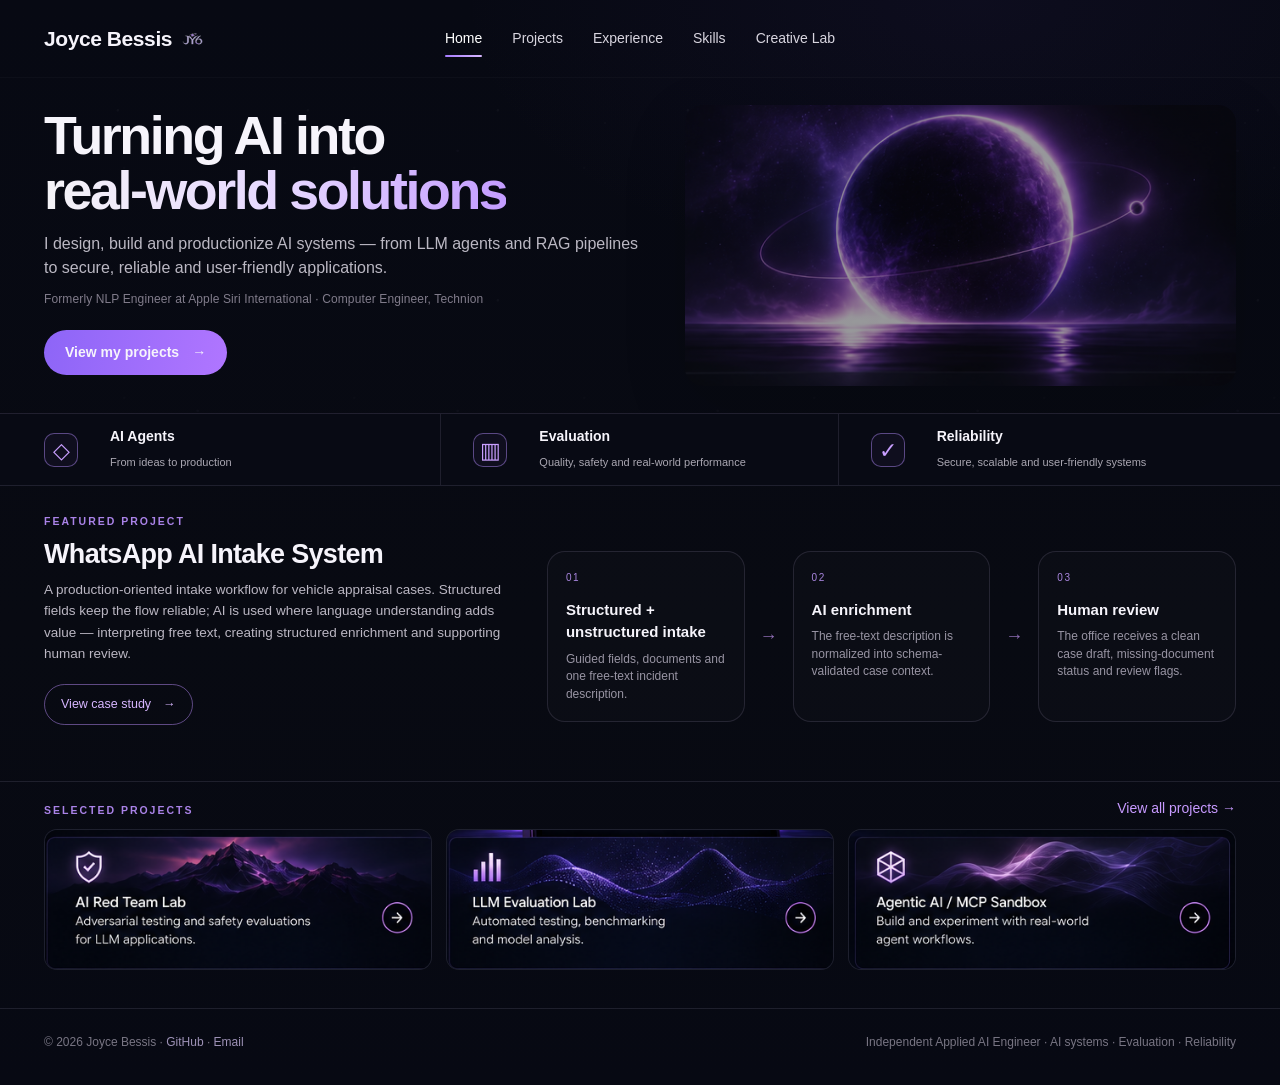
<file: index.html>
<!doctype html>
<html lang="en">
<head>
  <meta charset="utf-8">
  <meta name="viewport" content="width=device-width,initial-scale=1">
  <meta name="description" content="Joyce Bessis — Independent Applied AI Engineer. AI systems, agents, evaluation, reliability and production-oriented applications.">
  <meta name="robots" content="noindex,nofollow">
  <meta name="theme-color" content="#070913">
  <title>Joyce Bessis — Independent Applied AI Engineer</title>
  <link rel="stylesheet" href="styles.css">
</head>
<body data-page="home">

<header class="nav">
  <div class="wrap nav-inner">
    <a class="name brand-lockup" href="index.html"><span class="brand-name">Joyce Bessis</span><img class="header-logo" src="assets/jy6-logo-purple.png" alt="JY6 logo"></a>
    <nav class="menu" id="primary-menu" aria-label="Primary">
      <a href="index.html" data-nav="home">Home</a>
      <a href="projects.html" data-nav="projects">Projects</a>
      <a href="experience.html" data-nav="experience">Experience</a>
      <a href="skills.html" data-nav="skills">Skills</a>
      <a href="creative-lab.html" data-nav="creative">Creative Lab</a>
    </nav>
    <div class="nav-right">
      <button class="mobile-toggle" type="button" aria-label="Open navigation" aria-controls="primary-menu" aria-expanded="false">
        <span></span><span></span><span></span>
      </button>
    </div>
</div>
</header>

<main>
  <section class="hero">
    <div class="hero-stars"></div>
    <div class="wrap hero-inner">
      <div class="hero-copy">
        <h1>Turning AI into<br><span>real-world solutions</span></h1>
        <p>I design, build and productionize AI systems — from LLM agents and RAG pipelines to secure, reliable and user-friendly applications.</p>
        <div class="credibility-line">Formerly NLP Engineer at Apple Siri International · Computer Engineer, Technion</div>
        <a class="cta" href="projects.html">View my projects <span>→</span></a>
      </div>
      <div class="hero-art hero-planet-water" aria-hidden="true"><img src="assets/hero-planet-water.png" alt=""></div>
    </div>
  </section>

  <section class="cap-strip">
    <div class="wrap cap-grid">
      <div class="cap">
        <div class="cap-icon">◇</div>
        <div><b>AI Agents</b><span>From ideas to production</span></div>
      </div>
      <div class="cap">
        <div class="cap-icon">▥</div>
        <div><b>Evaluation</b><span>Quality, safety and real-world performance</span></div>
      </div>
      <div class="cap">
        <div class="cap-icon">✓</div>
        <div><b>Reliability</b><span>Secure, scalable and user-friendly systems</span></div>
      </div>
    </div>
  </section>

  <section class="featured">
    <div class="wrap featured-grid">
      <div class="feature-copy">
        <div class="kicker">Featured project</div>
        <h2>WhatsApp AI Intake System</h2>
        <p>A production-oriented intake workflow for vehicle appraisal cases. Structured fields keep the flow reliable; AI is used where language understanding adds value — interpreting free text, creating structured enrichment and supporting human review.</p>
        <a class="outline-btn" href="shami.html">View case study <span>→</span></a>
      </div>
      <div class="featured-system" aria-label="Shami system flow">
        <div class="system-step"><span>01</span><b>Structured + unstructured intake</b><p>Guided fields, documents and one free-text incident description.</p></div>
        <div class="system-arrow">→</div>
        <div class="system-step"><span>02</span><b>AI enrichment</b><p>The free-text description is normalized into schema-validated case context.</p></div>
        <div class="system-arrow">→</div>
        <div class="system-step"><span>03</span><b>Human review</b><p>The office receives a clean case draft, missing-document status and review flags.</p></div>
      </div>
    </div>
  </section>

  <section class="selected">
    <div class="wrap">
      <div class="selected-head">
        <div class="kicker">Selected projects</div>
        <a href="projects.html">View all projects →</a>
      </div>
      <div class="cards image-cards">
        <a class="image-card" href="red-team.html"><img src="assets/card-red-approved.png" alt="AI Red Team Lab — adversarial testing and safety evaluations for LLM applications"></a>
        <a class="image-card" href="llm-evaluation.html"><img src="assets/card-eval-approved.png" alt="LLM Evaluation Lab — automated testing, benchmarking and model analysis"></a>
        <a class="image-card" href="agentic-ai.html"><img src="assets/card-agent-approved.png" alt="Agentic AI / MCP Sandbox — real-world agent workflows"></a>
      </div>
    </div>
  </section>
</main>

<footer class="footer">
  <div class="wrap footer-in">
    <span>© 2026 Joyce Bessis · <a href="https://github.com/jb6" target="_blank" rel="noopener">GitHub</a> · <a href="mailto:joyce.bessis@gmail.com">Email</a></span>
    <span>Independent Applied AI Engineer · AI systems · Evaluation · Reliability</span>
  </div>
</footer>

<script src="script.js"></script>
</body>
</html>
</file>
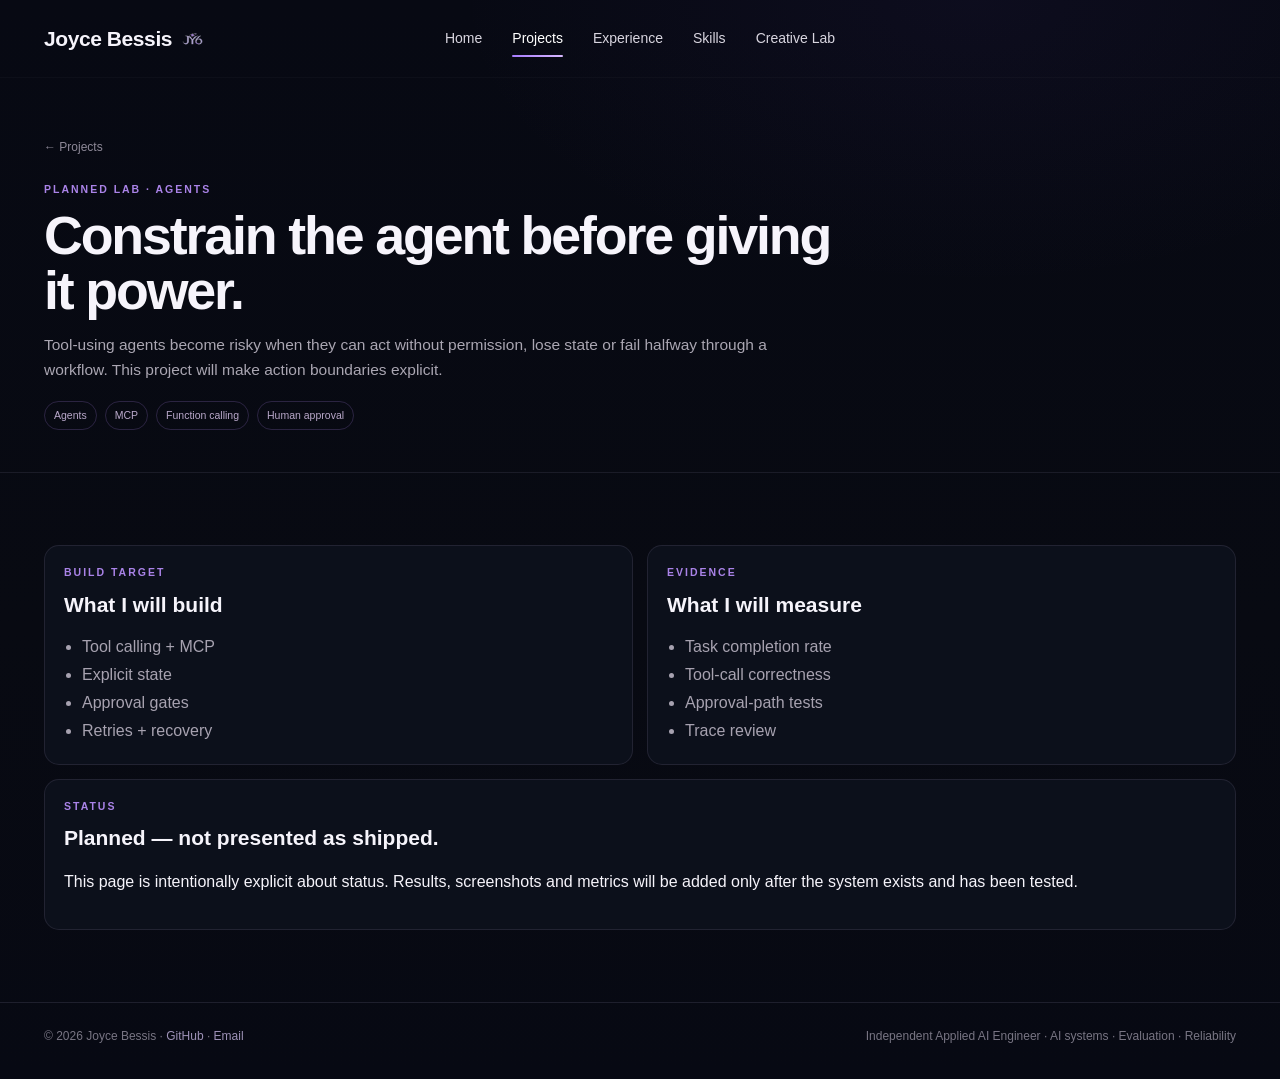
<file: agentic-ai.html>
<!doctype html>
<html lang="en">
<head>
  <meta charset="utf-8"><meta name="viewport" content="width=device-width,initial-scale=1">
  <meta name="description" content="Agentic AI / MCP Sandbox — planned Applied AI engineering project by Joyce Bessis.">
  <meta name="robots" content="noindex,nofollow">
  <meta name="theme-color" content="#070913">
  <title>Agentic AI / MCP Sandbox — Joyce Bessis</title><link rel="stylesheet" href="styles.css">
</head>
<body data-page="projects">
<header class="nav">
  <div class="wrap nav-inner">
    <a class="name brand-lockup" href="index.html"><span class="brand-name">Joyce Bessis</span><img class="header-logo" src="assets/jy6-logo-purple.png" alt="JY6 logo"></a>
    <nav class="menu" id="primary-menu" aria-label="Primary">
      <a href="index.html" data-nav="home">Home</a>
      <a href="projects.html" data-nav="projects">Projects</a>
      <a href="experience.html" data-nav="experience">Experience</a>
      <a href="skills.html" data-nav="skills">Skills</a>
      <a href="creative-lab.html" data-nav="creative">Creative Lab</a>
    </nav>
    <div class="nav-right">
      <button class="mobile-toggle" type="button" aria-label="Open navigation" aria-controls="primary-menu" aria-expanded="false">
        <span></span><span></span><span></span>
      </button>
    </div>
  </div>
</header>
<main>
<section class="page-hero lab-hero"><div class="wrap"><a class="lab-back" href="projects.html">← Projects</a><div class="kicker">Planned lab · agents</div><h1>Constrain the agent before giving it power.</h1><p>Tool-using agents become risky when they can act without permission, lose state or fail halfway through a workflow. This project will make action boundaries explicit.</p><div class="tag-row"><span class="tag">Agents</span><span class="tag">MCP</span><span class="tag">Function calling</span><span class="tag">Human approval</span></div></div></section>
<section class="pro-section"><div class="wrap lab-grid"><article><div class="kicker">Build target</div><h2>What I will build</h2><ul><li>Tool calling + MCP</li><li>Explicit state</li><li>Approval gates</li><li>Retries + recovery</li></ul></article><article><div class="kicker">Evidence</div><h2>What I will measure</h2><ul><li>Task completion rate</li><li>Tool-call correctness</li><li>Approval-path tests</li><li>Trace review</li></ul></article><article><div class="kicker">Status</div><h2>Planned — not presented as shipped.</h2><p>This page is intentionally explicit about status. Results, screenshots and metrics will be added only after the system exists and has been tested.</p></article></div></section>
</main>
<footer class="footer"><div class="wrap footer-in">
  <span>© 2026 Joyce Bessis · <a href="https://github.com/jb6" target="_blank" rel="noopener">GitHub</a> · <a href="mailto:joyce.bessis@gmail.com">Email</a></span>
  <span>Independent Applied AI Engineer · AI systems · Evaluation · Reliability</span>
</div></footer>
<script src="script.js"></script>
</body></html>
</file>
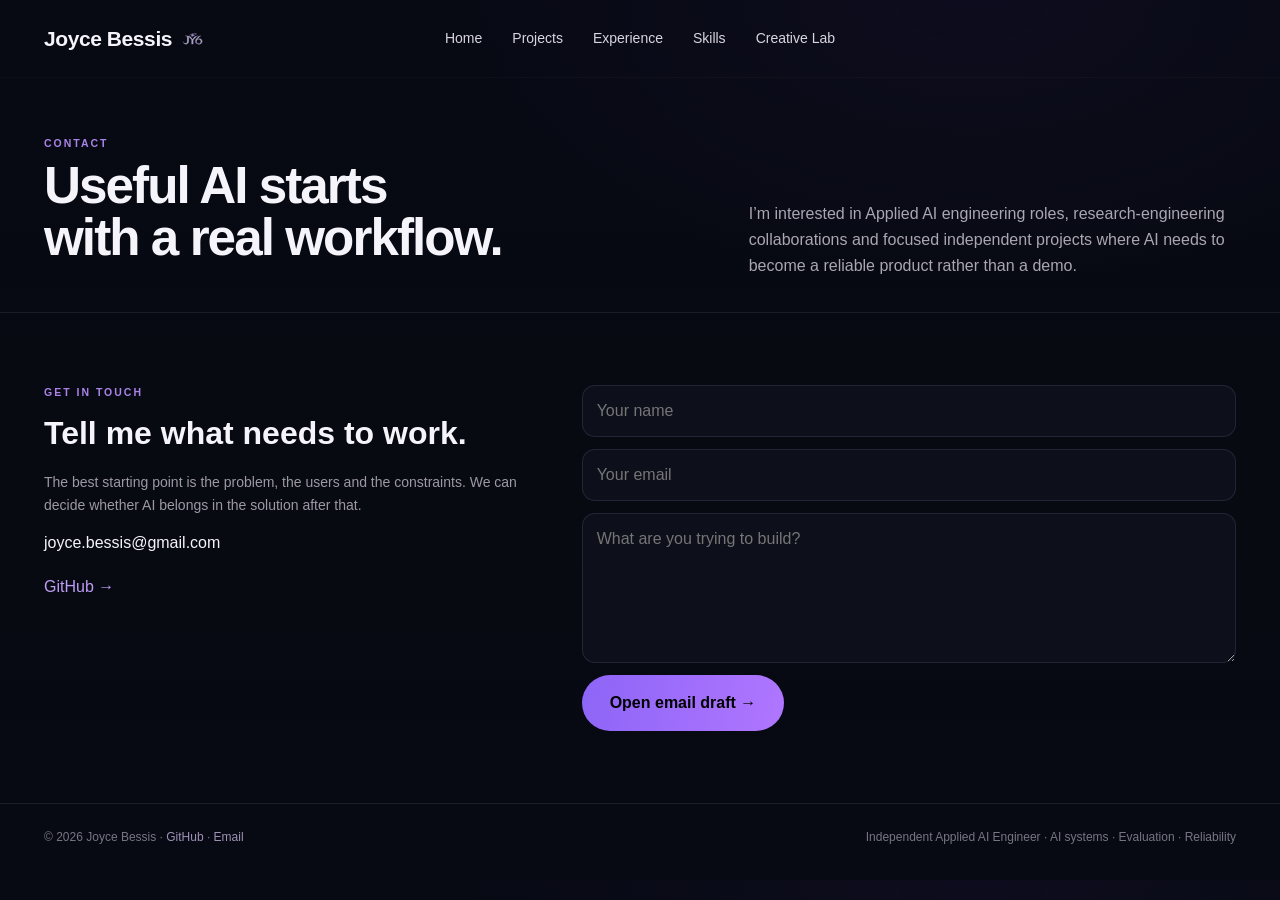
<file: contact.html>
<!doctype html>
<html lang="en">
<head>
  <meta charset="utf-8"><meta name="viewport" content="width=device-width,initial-scale=1">
  <meta name="description" content="Contact Joyce Bessis for Applied AI engineering and focused AI product work.">
  <meta name="robots" content="noindex,nofollow">
  <meta name="theme-color" content="#070913">
  <title>Contact — Joyce Bessis</title><link rel="stylesheet" href="styles.css">
</head>
<body data-page="contact">
<header class="nav">
  <div class="wrap nav-inner">
    <a class="name brand-lockup" href="index.html"><span class="brand-name">Joyce Bessis</span><img class="header-logo" src="assets/jy6-logo-purple.png" alt="JY6 logo"></a>
    <nav class="menu" id="primary-menu" aria-label="Primary">
      <a href="index.html" data-nav="home">Home</a>
      <a href="projects.html" data-nav="projects">Projects</a>
      <a href="experience.html" data-nav="experience">Experience</a>
      <a href="skills.html" data-nav="skills">Skills</a>
      <a href="creative-lab.html" data-nav="creative">Creative Lab</a>
    </nav>
    <div class="nav-right">
      <button class="mobile-toggle" type="button" aria-label="Open navigation" aria-controls="primary-menu" aria-expanded="false">
        <span></span><span></span><span></span>
      </button>
    </div>
  </div>
</header>
<main>

<section class="page-hero pro-hero"><div class="wrap pro-hero-grid">
  <div><div class="kicker">Contact</div><h1>Useful AI starts<br>with a real workflow.</h1></div>
  <p>I’m interested in Applied AI engineering roles, research-engineering collaborations and focused independent projects where AI needs to become a reliable product rather than a demo.</p>
</div></section>
<section class="pro-section"><div class="wrap contact-pro-grid">
  <div class="contact-pro-copy"><div class="kicker">Get in touch</div><h2>Tell me what needs to work.</h2><p>The best starting point is the problem, the users and the constraints. We can decide whether AI belongs in the solution after that.</p><a class="email" href="mailto:joyce.bessis@gmail.com">joyce.bessis@gmail.com</a><div class="contact-links"><a href="https://github.com/jb6" target="_blank" rel="noopener">GitHub →</a></div></div>
  <form id="contactForm" class="contact-form pro-contact-form"><input name="name" placeholder="Your name" required><input name="email" type="email" placeholder="Your email" required><textarea name="message" placeholder="What are you trying to build?" required></textarea><button class="cta" type="submit">Open email draft →</button></form>
</div></section>
</main>
<footer class="footer"><div class="wrap footer-in">
  <span>© 2026 Joyce Bessis · <a href="https://github.com/jb6" target="_blank" rel="noopener">GitHub</a> · <a href="mailto:joyce.bessis@gmail.com">Email</a></span>
  <span>Independent Applied AI Engineer · AI systems · Evaluation · Reliability</span>
</div></footer>
<script src="script.js"></script>
</body></html>
</file>
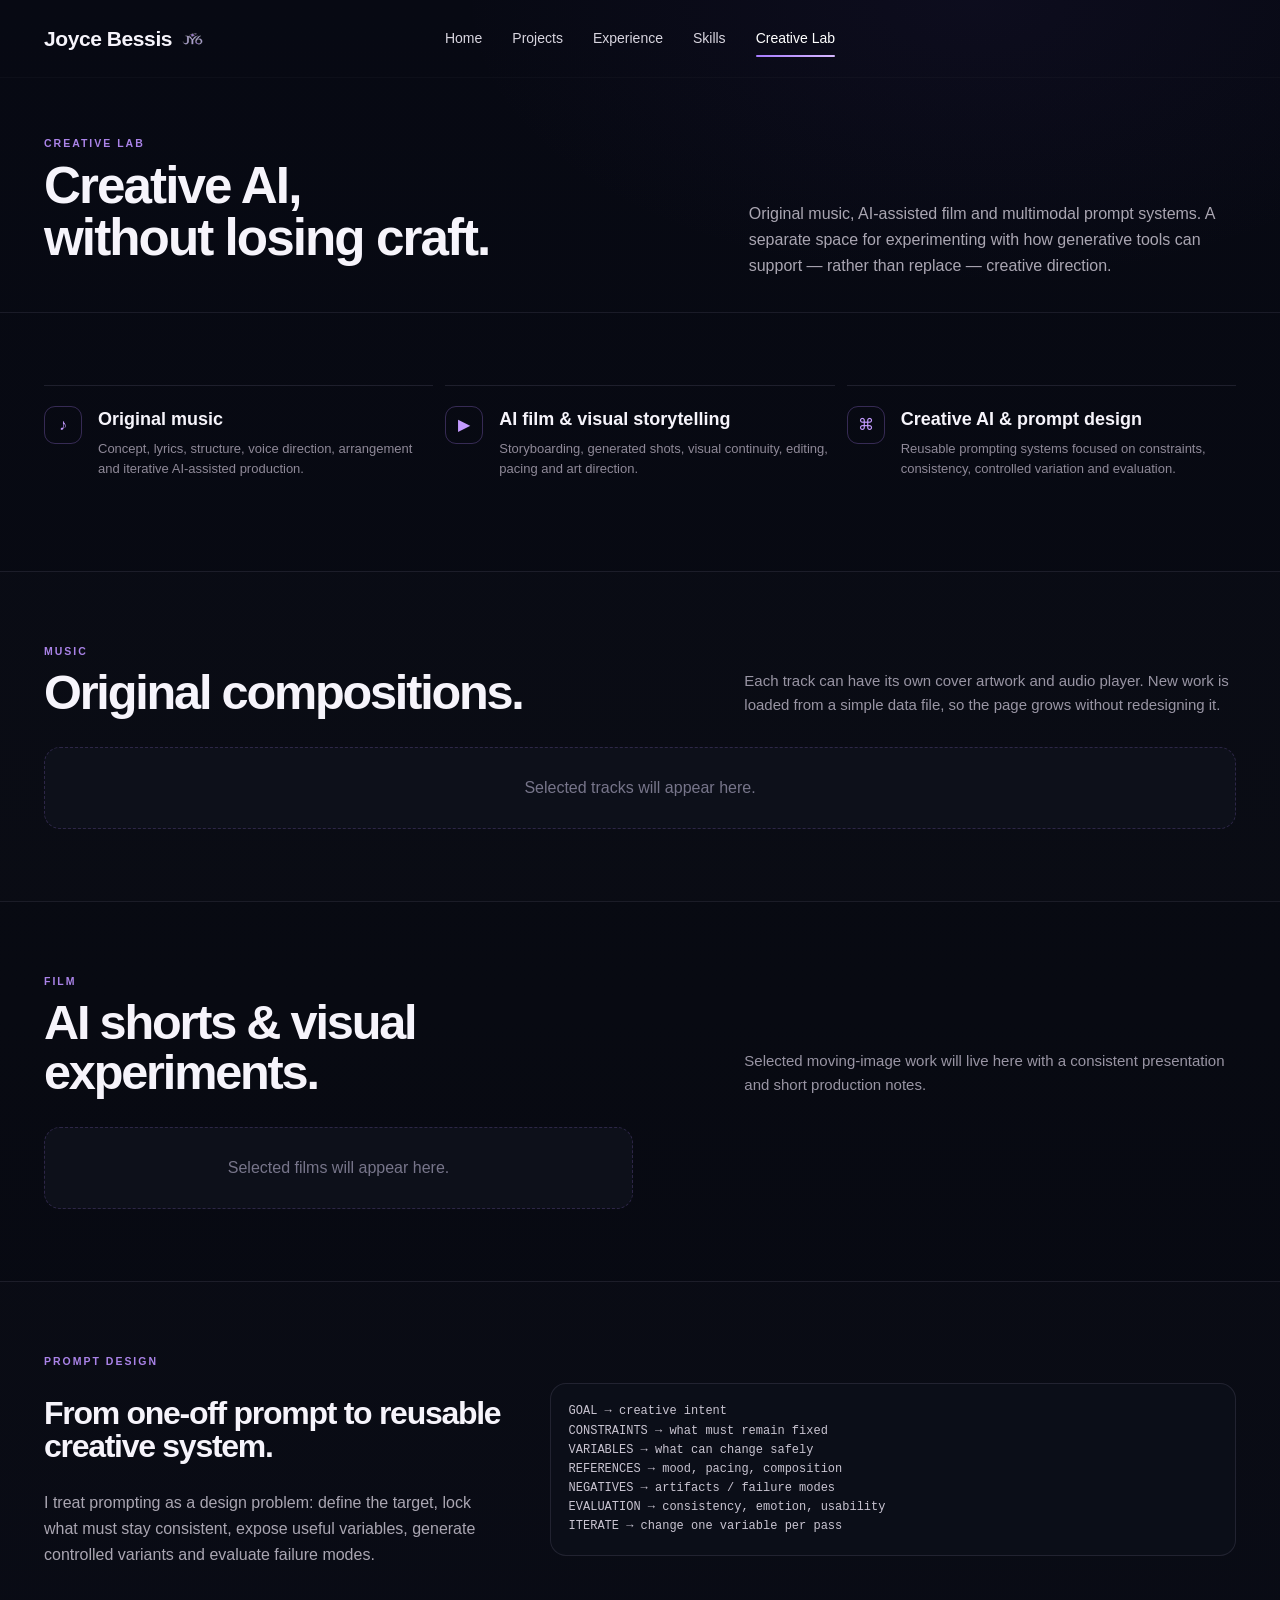
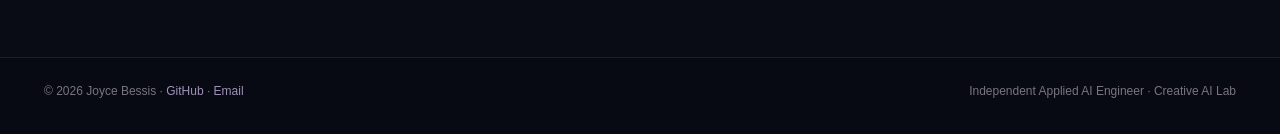
<file: creative-lab.html>
<!doctype html>
<html lang="en">
<head>
  <meta charset="utf-8"><meta name="viewport" content="width=device-width,initial-scale=1">
  <meta name="description" content="Joyce Bessis Creative Lab — original music, AI film, visual storytelling and multimodal prompt design.">
  <meta name="robots" content="noindex,nofollow">
  <meta name="theme-color" content="#070913">
  <title>Creative Lab — Joyce Bessis</title><link rel="stylesheet" href="styles.css">
</head>
<body data-page="creative">
<header class="nav">
  <div class="wrap nav-inner">
    <a class="name brand-lockup" href="index.html"><span class="brand-name">Joyce Bessis</span><img class="header-logo" src="assets/jy6-logo-purple.png" alt="JY6 logo"></a>
    <nav class="menu" id="primary-menu" aria-label="Primary">
      <a href="index.html" data-nav="home">Home</a>
      <a href="projects.html" data-nav="projects">Projects</a>
      <a href="experience.html" data-nav="experience">Experience</a>
      <a href="skills.html" data-nav="skills">Skills</a>
      <a href="creative-lab.html" data-nav="creative">Creative Lab</a>
    </nav>
    <div class="nav-right">
      <button class="mobile-toggle" type="button" aria-label="Open navigation" aria-controls="primary-menu" aria-expanded="false">
        <span></span><span></span><span></span>
      </button>
    </div>
  </div>
</header>
<main>

<section class="page-hero pro-hero creative-pro-hero"><div class="wrap pro-hero-grid">
  <div><div class="kicker">Creative Lab</div><h1>Creative AI,<br>without losing craft.</h1></div>
  <p>Original music, AI-assisted film and multimodal prompt systems. A separate space for experimenting with how generative tools can support — rather than replace — creative direction.</p>
</div></section>

<section class="pro-section"><div class="wrap creative-pillars">
  <article><span>♪</span><div><h3>Original music</h3><p>Concept, lyrics, structure, voice direction, arrangement and iterative AI-assisted production.</p></div></article>
  <article><span>▶</span><div><h3>AI film & visual storytelling</h3><p>Storyboarding, generated shots, visual continuity, editing, pacing and art direction.</p></div></article>
  <article><span>⌘</span><div><h3>Creative AI & prompt design</h3><p>Reusable prompting systems focused on constraints, consistency, controlled variation and evaluation.</p></div></article>
</div></section>

<section class="pro-section pro-section-muted"><div class="wrap">
  <div class="pro-section-head"><div><div class="kicker">Music</div><h2>Original compositions.</h2></div><p>Each track can have its own cover artwork and audio player. New work is loaded from a simple data file, so the page grows without redesigning it.</p></div>
  <div id="music-library" class="music-library"></div>
</div></section>

<section class="pro-section"><div class="wrap">
  <div class="pro-section-head"><div><div class="kicker">Film</div><h2>AI shorts & visual experiments.</h2></div><p>Selected moving-image work will live here with a consistent presentation and short production notes.</p></div>
  <div id="video-library" class="video-library"></div>
</div></section>

<section class="pro-section pro-section-muted"><div class="wrap prompt-pro-grid">
  <div><div class="kicker">Prompt design</div><h2>From one-off prompt to reusable creative system.</h2><p>I treat prompting as a design problem: define the target, lock what must stay consistent, expose useful variables, generate controlled variants and evaluate failure modes.</p></div>
  <div class="prompt-sample">GOAL → creative intent
CONSTRAINTS → what must remain fixed
VARIABLES → what can change safely
REFERENCES → mood, pacing, composition
NEGATIVES → artifacts / failure modes
EVALUATION → consistency, emotion, usability
ITERATE → change one variable per pass</div>
</div></section>
</main>
<footer class="footer"><div class="wrap footer-in">
  <span>© 2026 Joyce Bessis · <a href="https://github.com/jb6" target="_blank" rel="noopener">GitHub</a> · <a href="mailto:joyce.bessis@gmail.com">Email</a></span>
  <span>Independent Applied AI Engineer · Creative AI Lab</span>
</div></footer>
<script src="music-data.js"></script>
<script src="video-data.js"></script>
<script src="creative-media.js"></script>
<script src="script.js"></script>
</body></html>
</file>
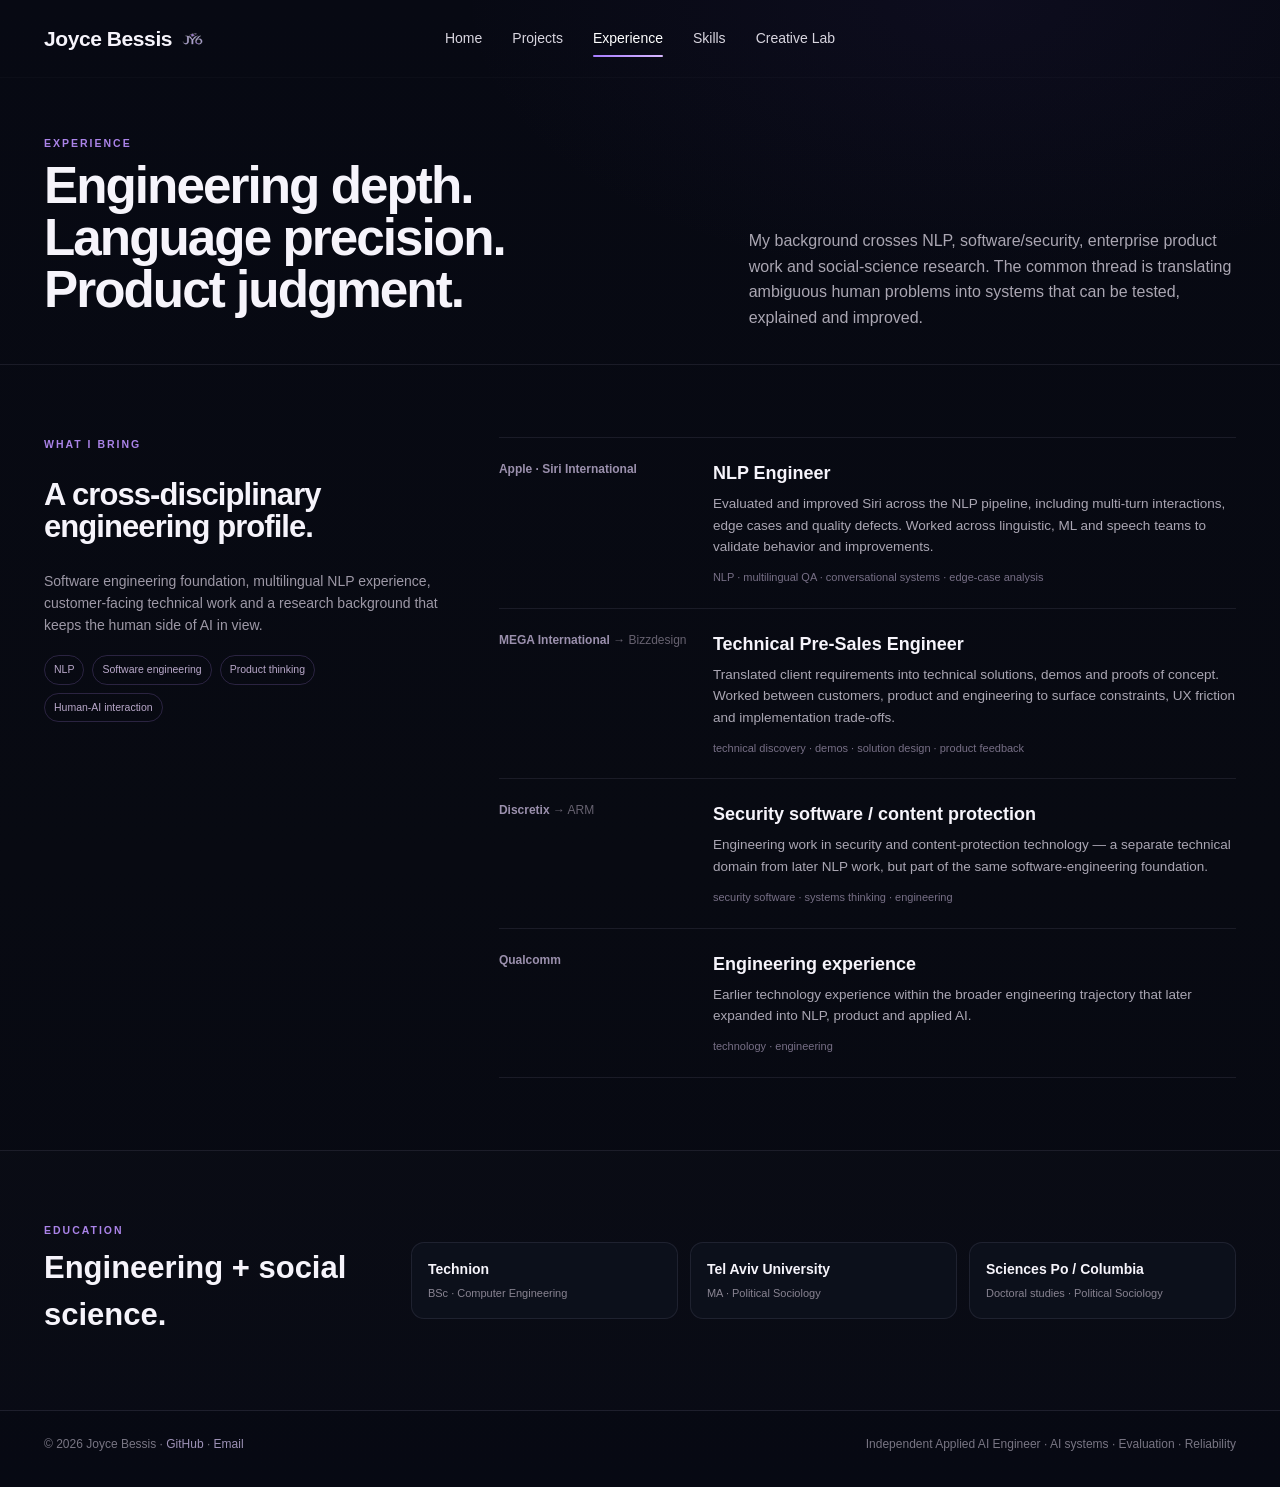
<file: experience.html>
<!doctype html>
<html lang="en">
<head>
  <meta charset="utf-8"><meta name="viewport" content="width=device-width,initial-scale=1">
  <meta name="description" content="Joyce Bessis — experience across Apple Siri NLP, software engineering, technical product work and applied AI.">
  <meta name="robots" content="noindex,nofollow">
  <meta name="theme-color" content="#070913">
  <title>Experience — Joyce Bessis</title><link rel="stylesheet" href="styles.css">
</head>
<body data-page="experience">
<header class="nav">
  <div class="wrap nav-inner">
    <a class="name brand-lockup" href="index.html"><span class="brand-name">Joyce Bessis</span><img class="header-logo" src="assets/jy6-logo-purple.png" alt="JY6 logo"></a>
    <nav class="menu" id="primary-menu" aria-label="Primary">
      <a href="index.html" data-nav="home">Home</a>
      <a href="projects.html" data-nav="projects">Projects</a>
      <a href="experience.html" data-nav="experience">Experience</a>
      <a href="skills.html" data-nav="skills">Skills</a>
      <a href="creative-lab.html" data-nav="creative">Creative Lab</a>
    </nav>
    <div class="nav-right">
      <button class="mobile-toggle" type="button" aria-label="Open navigation" aria-controls="primary-menu" aria-expanded="false">
        <span></span><span></span><span></span>
      </button>
    </div>
  </div>
</header>
<main>

<section class="page-hero pro-hero"><div class="wrap pro-hero-grid">
  <div><div class="kicker">Experience</div><h1>Engineering depth.<br>Language precision.<br>Product judgment.</h1></div>
  <p>My background crosses NLP, software/security, enterprise product work and social-science research. The common thread is translating ambiguous human problems into systems that can be tested, explained and improved.</p>
</div></section>

<section class="pro-section"><div class="wrap experience-pro-grid">
  <aside class="experience-summary"><div class="kicker">What I bring</div><h2>A cross-disciplinary engineering profile.</h2><p>Software engineering foundation, multilingual NLP experience, customer-facing technical work and a research background that keeps the human side of AI in view.</p><div class="tag-row"><span class="tag">NLP</span><span class="tag">Software engineering</span><span class="tag">Product thinking</span><span class="tag">Human-AI interaction</span></div></aside>
  <div class="experience-list">
    <article><div class="experience-org">Apple · Siri International</div><div><h3>NLP Engineer</h3><p>Evaluated and improved Siri across the NLP pipeline, including multi-turn interactions, edge cases and quality defects. Worked across linguistic, ML and speech teams to validate behavior and improvements.</p><div class="experience-tags">NLP · multilingual QA · conversational systems · edge-case analysis</div></div></article>
    <article><div class="experience-org">MEGA International <span>→ Bizzdesign</span></div><div><h3>Technical Pre-Sales Engineer</h3><p>Translated client requirements into technical solutions, demos and proofs of concept. Worked between customers, product and engineering to surface constraints, UX friction and implementation trade-offs.</p><div class="experience-tags">technical discovery · demos · solution design · product feedback</div></div></article>
    <article><div class="experience-org">Discretix <span>→ ARM</span></div><div><h3>Security software / content protection</h3><p>Engineering work in security and content-protection technology — a separate technical domain from later NLP work, but part of the same software-engineering foundation.</p><div class="experience-tags">security software · systems thinking · engineering</div></div></article>
    <article><div class="experience-org">Qualcomm</div><div><h3>Engineering experience</h3><p>Earlier technology experience within the broader engineering trajectory that later expanded into NLP, product and applied AI.</p><div class="experience-tags">technology · engineering</div></div></article>
  </div>
</div></section>

<section class="pro-section pro-section-muted"><div class="wrap education-band">
  <div><div class="kicker">Education</div><h2>Engineering + social science.</h2></div>
  <div class="education-grid"><div><strong>Technion</strong><span>BSc · Computer Engineering</span></div><div><strong>Tel Aviv University</strong><span>MA · Political Sociology</span></div><div><strong>Sciences Po / Columbia</strong><span>Doctoral studies · Political Sociology</span></div></div>
</div></section>
</main>
<footer class="footer"><div class="wrap footer-in">
  <span>© 2026 Joyce Bessis · <a href="https://github.com/jb6" target="_blank" rel="noopener">GitHub</a> · <a href="mailto:joyce.bessis@gmail.com">Email</a></span>
  <span>Independent Applied AI Engineer · AI systems · Evaluation · Reliability</span>
</div></footer>
<script src="script.js"></script>
</body></html>
</file>
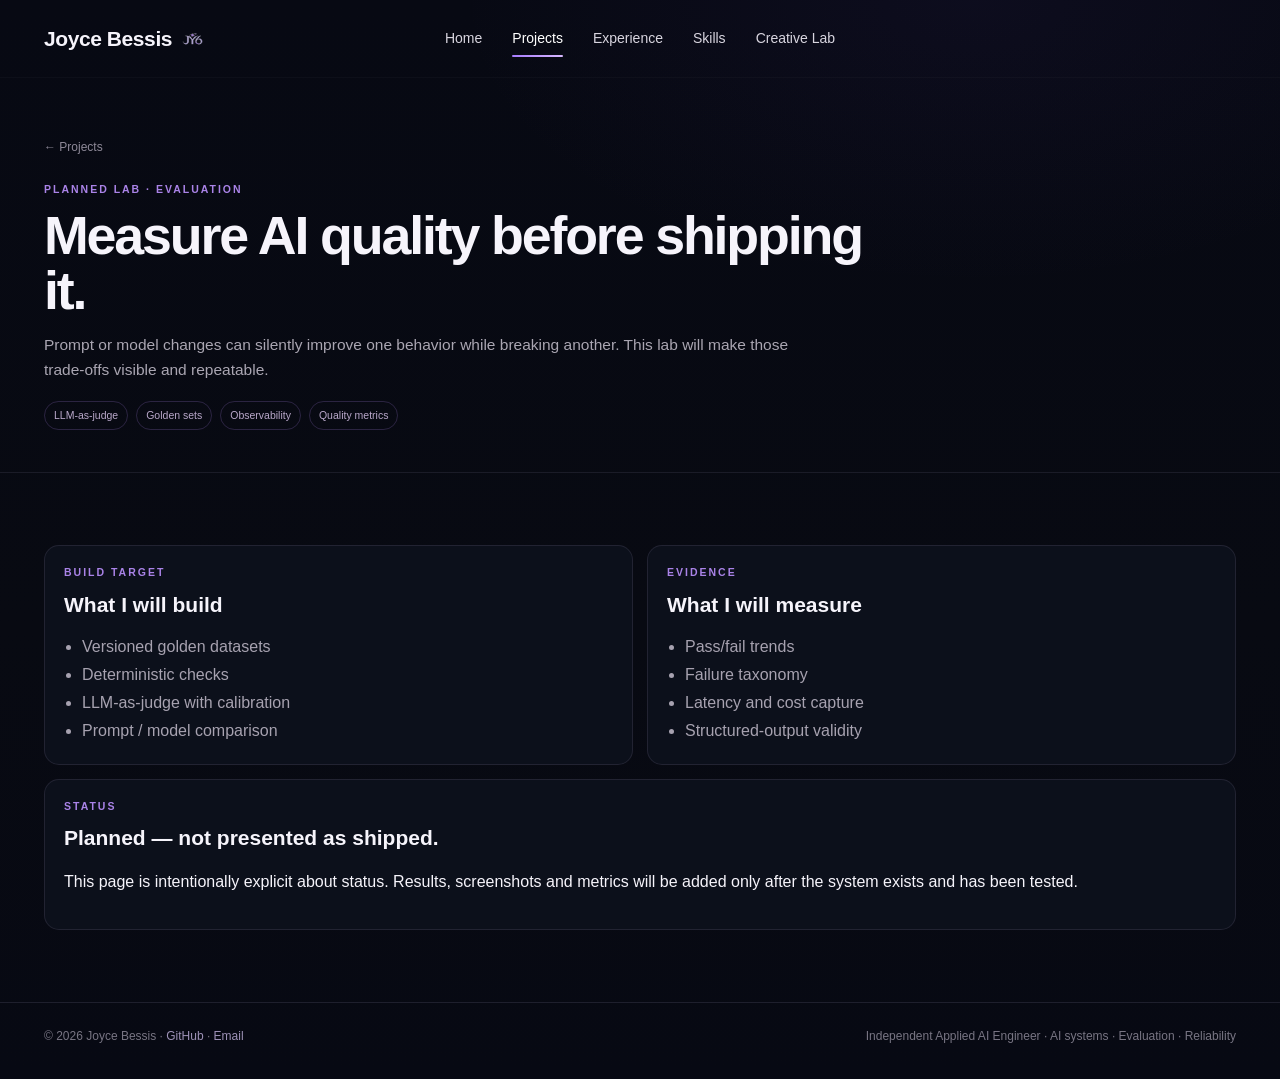
<file: llm-evaluation.html>
<!doctype html>
<html lang="en">
<head>
  <meta charset="utf-8"><meta name="viewport" content="width=device-width,initial-scale=1">
  <meta name="description" content="LLM Evaluation Lab — planned Applied AI engineering project by Joyce Bessis.">
  <meta name="robots" content="noindex,nofollow">
  <meta name="theme-color" content="#070913">
  <title>LLM Evaluation Lab — Joyce Bessis</title><link rel="stylesheet" href="styles.css">
</head>
<body data-page="projects">
<header class="nav">
  <div class="wrap nav-inner">
    <a class="name brand-lockup" href="index.html"><span class="brand-name">Joyce Bessis</span><img class="header-logo" src="assets/jy6-logo-purple.png" alt="JY6 logo"></a>
    <nav class="menu" id="primary-menu" aria-label="Primary">
      <a href="index.html" data-nav="home">Home</a>
      <a href="projects.html" data-nav="projects">Projects</a>
      <a href="experience.html" data-nav="experience">Experience</a>
      <a href="skills.html" data-nav="skills">Skills</a>
      <a href="creative-lab.html" data-nav="creative">Creative Lab</a>
    </nav>
    <div class="nav-right">
      <button class="mobile-toggle" type="button" aria-label="Open navigation" aria-controls="primary-menu" aria-expanded="false">
        <span></span><span></span><span></span>
      </button>
    </div>
  </div>
</header>
<main>
<section class="page-hero lab-hero"><div class="wrap"><a class="lab-back" href="projects.html">← Projects</a><div class="kicker">Planned lab · evaluation</div><h1>Measure AI quality before shipping it.</h1><p>Prompt or model changes can silently improve one behavior while breaking another. This lab will make those trade-offs visible and repeatable.</p><div class="tag-row"><span class="tag">LLM-as-judge</span><span class="tag">Golden sets</span><span class="tag">Observability</span><span class="tag">Quality metrics</span></div></div></section>
<section class="pro-section"><div class="wrap lab-grid"><article><div class="kicker">Build target</div><h2>What I will build</h2><ul><li>Versioned golden datasets</li><li>Deterministic checks</li><li>LLM-as-judge with calibration</li><li>Prompt / model comparison</li></ul></article><article><div class="kicker">Evidence</div><h2>What I will measure</h2><ul><li>Pass/fail trends</li><li>Failure taxonomy</li><li>Latency and cost capture</li><li>Structured-output validity</li></ul></article><article><div class="kicker">Status</div><h2>Planned — not presented as shipped.</h2><p>This page is intentionally explicit about status. Results, screenshots and metrics will be added only after the system exists and has been tested.</p></article></div></section>
</main>
<footer class="footer"><div class="wrap footer-in">
  <span>© 2026 Joyce Bessis · <a href="https://github.com/jb6" target="_blank" rel="noopener">GitHub</a> · <a href="mailto:joyce.bessis@gmail.com">Email</a></span>
  <span>Independent Applied AI Engineer · AI systems · Evaluation · Reliability</span>
</div></footer>
<script src="script.js"></script>
</body></html>
</file>
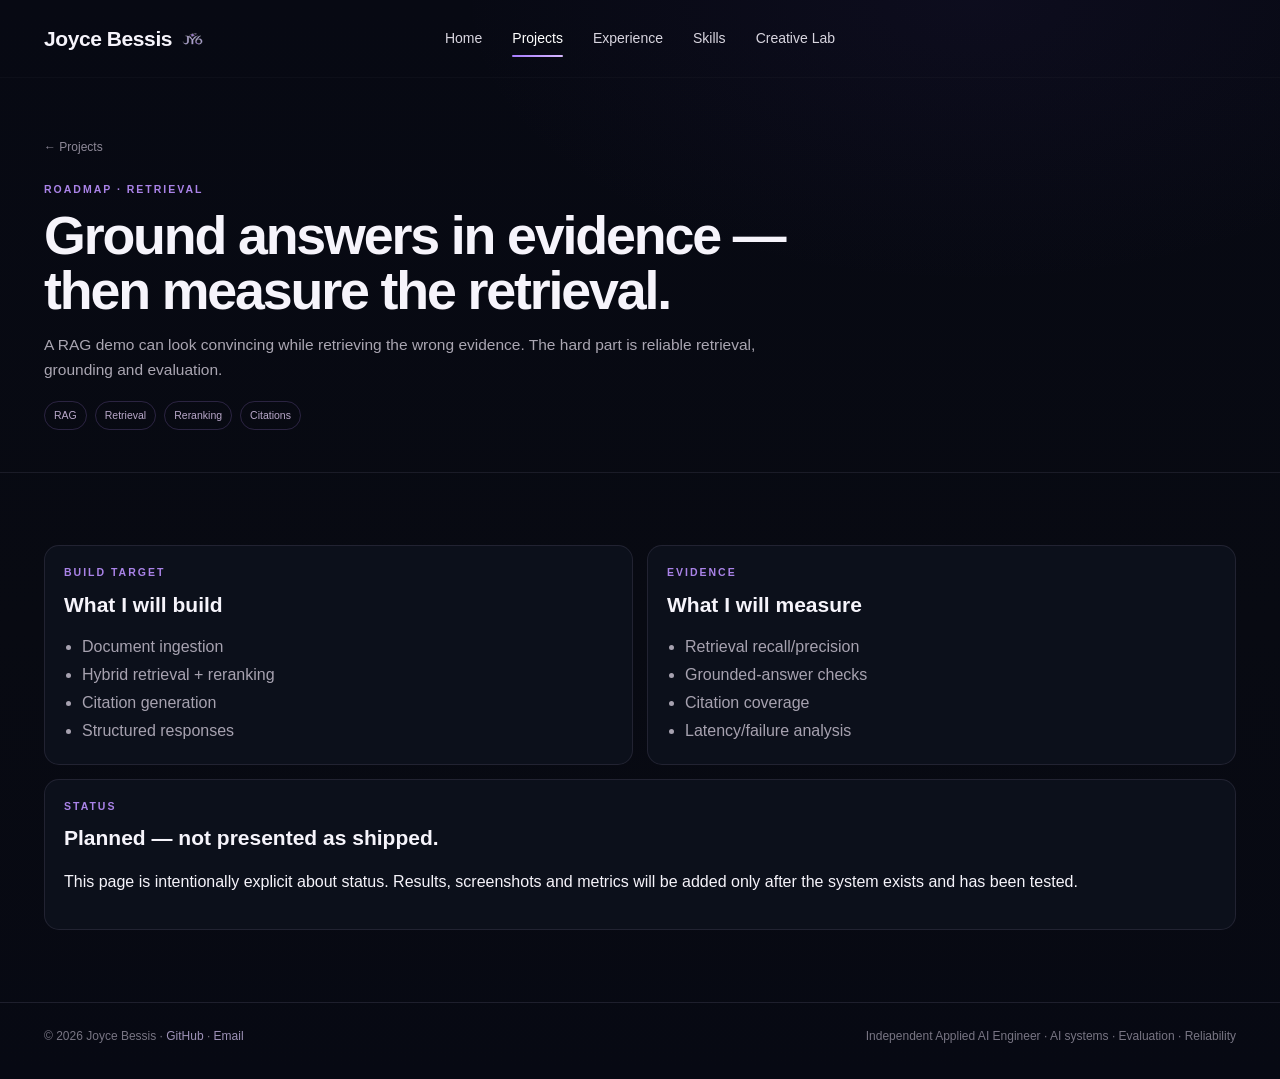
<file: production-rag.html>
<!doctype html>
<html lang="en">
<head>
  <meta charset="utf-8"><meta name="viewport" content="width=device-width,initial-scale=1">
  <meta name="description" content="Production RAG System — planned Applied AI engineering project by Joyce Bessis.">
  <meta name="robots" content="noindex,nofollow">
  <meta name="theme-color" content="#070913">
  <title>Production RAG System — Joyce Bessis</title><link rel="stylesheet" href="styles.css">
</head>
<body data-page="projects">
<header class="nav">
  <div class="wrap nav-inner">
    <a class="name brand-lockup" href="index.html"><span class="brand-name">Joyce Bessis</span><img class="header-logo" src="assets/jy6-logo-purple.png" alt="JY6 logo"></a>
    <nav class="menu" id="primary-menu" aria-label="Primary">
      <a href="index.html" data-nav="home">Home</a>
      <a href="projects.html" data-nav="projects">Projects</a>
      <a href="experience.html" data-nav="experience">Experience</a>
      <a href="skills.html" data-nav="skills">Skills</a>
      <a href="creative-lab.html" data-nav="creative">Creative Lab</a>
    </nav>
    <div class="nav-right">
      <button class="mobile-toggle" type="button" aria-label="Open navigation" aria-controls="primary-menu" aria-expanded="false">
        <span></span><span></span><span></span>
      </button>
    </div>
  </div>
</header>
<main>
<section class="page-hero lab-hero"><div class="wrap"><a class="lab-back" href="projects.html">← Projects</a><div class="kicker">Roadmap · retrieval</div><h1>Ground answers in evidence — then measure the retrieval.</h1><p>A RAG demo can look convincing while retrieving the wrong evidence. The hard part is reliable retrieval, grounding and evaluation.</p><div class="tag-row"><span class="tag">RAG</span><span class="tag">Retrieval</span><span class="tag">Reranking</span><span class="tag">Citations</span></div></div></section>
<section class="pro-section"><div class="wrap lab-grid"><article><div class="kicker">Build target</div><h2>What I will build</h2><ul><li>Document ingestion</li><li>Hybrid retrieval + reranking</li><li>Citation generation</li><li>Structured responses</li></ul></article><article><div class="kicker">Evidence</div><h2>What I will measure</h2><ul><li>Retrieval recall/precision</li><li>Grounded-answer checks</li><li>Citation coverage</li><li>Latency/failure analysis</li></ul></article><article><div class="kicker">Status</div><h2>Planned — not presented as shipped.</h2><p>This page is intentionally explicit about status. Results, screenshots and metrics will be added only after the system exists and has been tested.</p></article></div></section>
</main>
<footer class="footer"><div class="wrap footer-in">
  <span>© 2026 Joyce Bessis · <a href="https://github.com/jb6" target="_blank" rel="noopener">GitHub</a> · <a href="mailto:joyce.bessis@gmail.com">Email</a></span>
  <span>Independent Applied AI Engineer · AI systems · Evaluation · Reliability</span>
</div></footer>
<script src="script.js"></script>
</body></html>
</file>
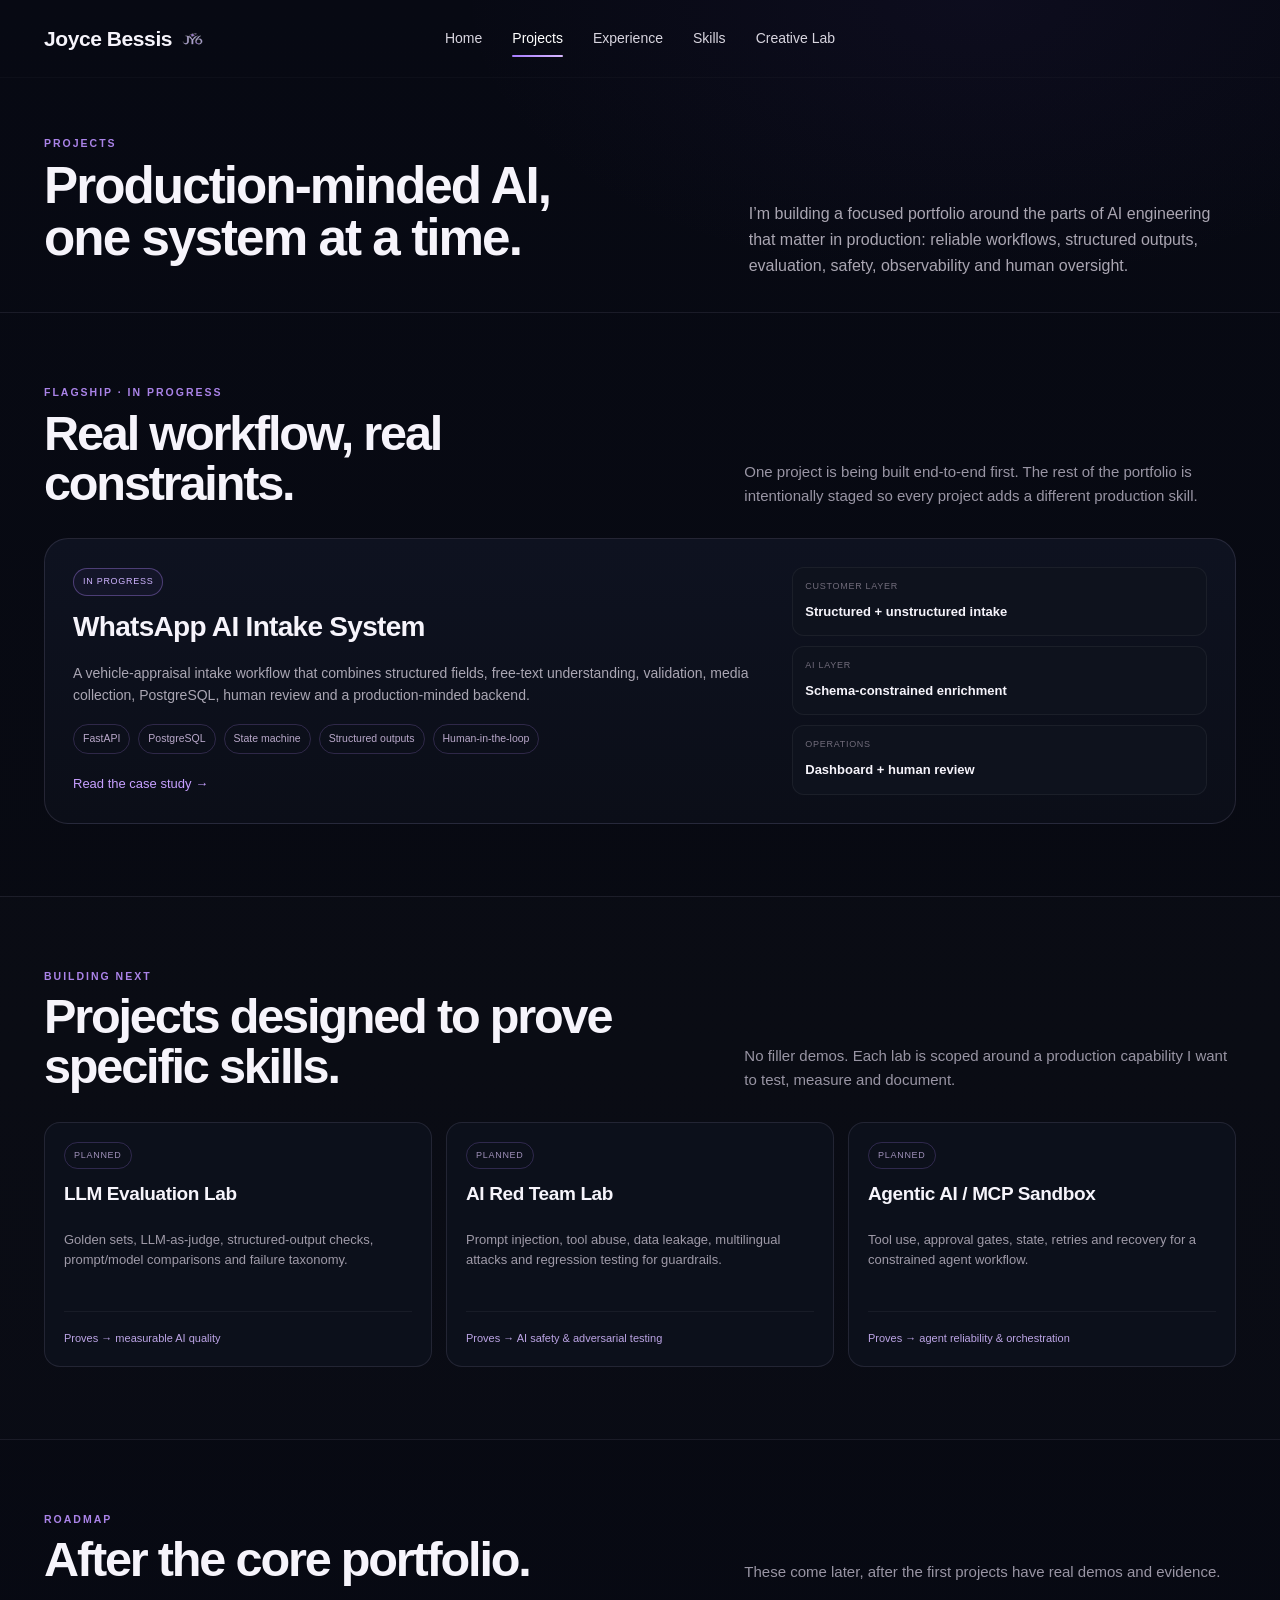
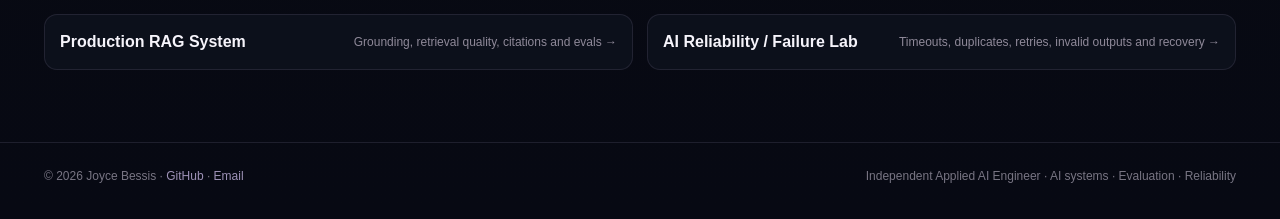
<file: projects.html>
<!doctype html>
<html lang="en">
<head>
  <meta charset="utf-8"><meta name="viewport" content="width=device-width,initial-scale=1">
  <meta name="description" content="Applied AI engineering projects by Joyce Bessis — production workflows, evaluation, safety, agents and reliability.">
  <meta name="robots" content="noindex,nofollow">
  <meta name="theme-color" content="#070913">
  <title>Projects — Joyce Bessis</title><link rel="stylesheet" href="styles.css">
</head>
<body data-page="projects">
<header class="nav">
  <div class="wrap nav-inner">
    <a class="name brand-lockup" href="index.html"><span class="brand-name">Joyce Bessis</span><img class="header-logo" src="assets/jy6-logo-purple.png" alt="JY6 logo"></a>
    <nav class="menu" id="primary-menu" aria-label="Primary">
      <a href="index.html" data-nav="home">Home</a>
      <a href="projects.html" data-nav="projects">Projects</a>
      <a href="experience.html" data-nav="experience">Experience</a>
      <a href="skills.html" data-nav="skills">Skills</a>
      <a href="creative-lab.html" data-nav="creative">Creative Lab</a>
    </nav>
    <div class="nav-right">
      <button class="mobile-toggle" type="button" aria-label="Open navigation" aria-controls="primary-menu" aria-expanded="false">
        <span></span><span></span><span></span>
      </button>
    </div>
  </div>
</header>
<main>

<section class="page-hero pro-hero"><div class="wrap pro-hero-grid">
  <div><div class="kicker">Projects</div><h1>Production-minded AI,<br>one system at a time.</h1></div>
  <p>I’m building a focused portfolio around the parts of AI engineering that matter in production: reliable workflows, structured outputs, evaluation, safety, observability and human oversight.</p>
</div></section>

<section class="pro-section"><div class="wrap">
  <div class="pro-section-head"><div><div class="kicker">Flagship · in progress</div><h2>Real workflow, real constraints.</h2></div><p>One project is being built end-to-end first. The rest of the portfolio is intentionally staged so every project adds a different production skill.</p></div>
  <a class="flagship-card" href="shami.html">
    <div class="flagship-copy"><span class="status-pill status-live">In progress</span><h3>WhatsApp AI Intake System</h3><p>A vehicle-appraisal intake workflow that combines structured fields, free-text understanding, validation, media collection, PostgreSQL, human review and a production-minded backend.</p><div class="tag-row"><span class="tag">FastAPI</span><span class="tag">PostgreSQL</span><span class="tag">State machine</span><span class="tag">Structured outputs</span><span class="tag">Human-in-the-loop</span></div><span class="project-open">Read the case study →</span></div>
    <div class="flagship-proof"><div><small>Customer layer</small><strong>Structured + unstructured intake</strong></div><div><small>AI layer</small><strong>Schema-constrained enrichment</strong></div><div><small>Operations</small><strong>Dashboard + human review</strong></div></div>
  </a>
</div></section>

<section class="pro-section pro-section-muted"><div class="wrap">
  <div class="pro-section-head"><div><div class="kicker">Building next</div><h2>Projects designed to prove specific skills.</h2></div><p>No filler demos. Each lab is scoped around a production capability I want to test, measure and document.</p></div>
  <div class="pro-project-grid">
    <a class="pro-project-card" href="llm-evaluation.html"><span class="status-pill">Planned</span><h3>LLM Evaluation Lab</h3><p>Golden sets, LLM-as-judge, structured-output checks, prompt/model comparisons and failure taxonomy.</p><div class="mini-proof">Proves → measurable AI quality</div></a>
    <a class="pro-project-card" href="red-team.html"><span class="status-pill">Planned</span><h3>AI Red Team Lab</h3><p>Prompt injection, tool abuse, data leakage, multilingual attacks and regression testing for guardrails.</p><div class="mini-proof">Proves → AI safety & adversarial testing</div></a>
    <a class="pro-project-card" href="agentic-ai.html"><span class="status-pill">Planned</span><h3>Agentic AI / MCP Sandbox</h3><p>Tool use, approval gates, state, retries and recovery for a constrained agent workflow.</p><div class="mini-proof">Proves → agent reliability & orchestration</div></a>
  </div>
</div></section>

<section class="pro-section"><div class="wrap">
  <div class="pro-section-head"><div><div class="kicker">Roadmap</div><h2>After the core portfolio.</h2></div><p>These come later, after the first projects have real demos and evidence.</p></div>
  <div class="roadmap-row">
    <a href="production-rag.html"><strong>Production RAG System</strong><span>Grounding, retrieval quality, citations and evals →</span></a>
    <a href="reliability-lab.html"><strong>AI Reliability / Failure Lab</strong><span>Timeouts, duplicates, retries, invalid outputs and recovery →</span></a>
  </div>
</div></section>
</main>
<footer class="footer"><div class="wrap footer-in">
  <span>© 2026 Joyce Bessis · <a href="https://github.com/jb6" target="_blank" rel="noopener">GitHub</a> · <a href="mailto:joyce.bessis@gmail.com">Email</a></span>
  <span>Independent Applied AI Engineer · AI systems · Evaluation · Reliability</span>
</div></footer>
<script src="script.js"></script>
</body></html>
</file>
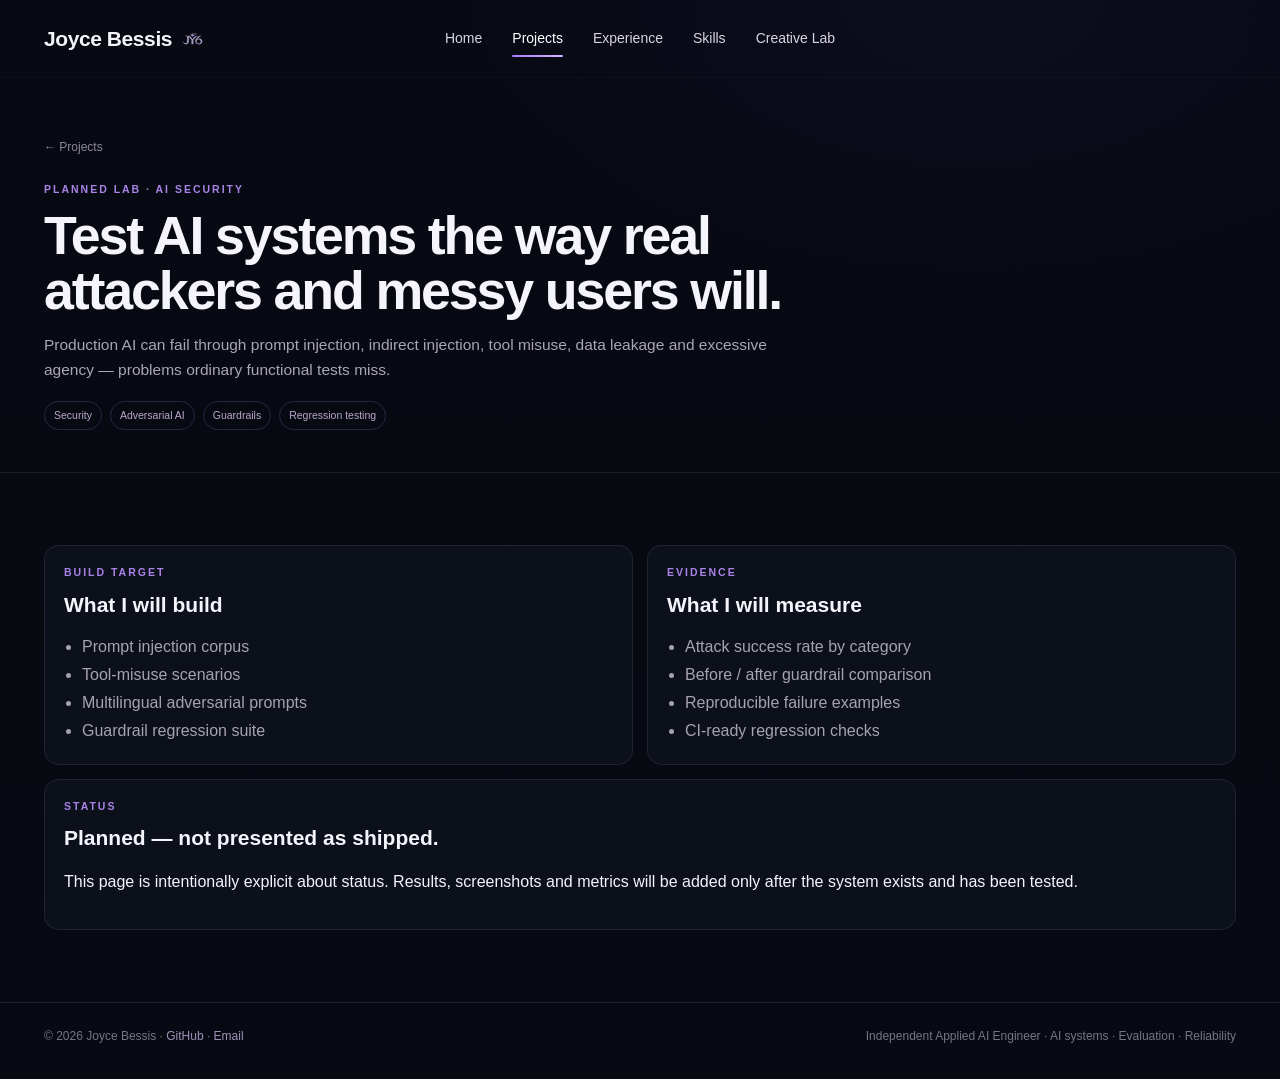
<file: red-team.html>
<!doctype html>
<html lang="en">
<head>
  <meta charset="utf-8"><meta name="viewport" content="width=device-width,initial-scale=1">
  <meta name="description" content="AI Red Team Lab — planned Applied AI engineering project by Joyce Bessis.">
  <meta name="robots" content="noindex,nofollow">
  <meta name="theme-color" content="#070913">
  <title>AI Red Team Lab — Joyce Bessis</title><link rel="stylesheet" href="styles.css">
</head>
<body data-page="projects">
<header class="nav">
  <div class="wrap nav-inner">
    <a class="name brand-lockup" href="index.html"><span class="brand-name">Joyce Bessis</span><img class="header-logo" src="assets/jy6-logo-purple.png" alt="JY6 logo"></a>
    <nav class="menu" id="primary-menu" aria-label="Primary">
      <a href="index.html" data-nav="home">Home</a>
      <a href="projects.html" data-nav="projects">Projects</a>
      <a href="experience.html" data-nav="experience">Experience</a>
      <a href="skills.html" data-nav="skills">Skills</a>
      <a href="creative-lab.html" data-nav="creative">Creative Lab</a>
    </nav>
    <div class="nav-right">
      <button class="mobile-toggle" type="button" aria-label="Open navigation" aria-controls="primary-menu" aria-expanded="false">
        <span></span><span></span><span></span>
      </button>
    </div>
  </div>
</header>
<main>
<section class="page-hero lab-hero"><div class="wrap"><a class="lab-back" href="projects.html">← Projects</a><div class="kicker">Planned lab · AI security</div><h1>Test AI systems the way real attackers and messy users will.</h1><p>Production AI can fail through prompt injection, indirect injection, tool misuse, data leakage and excessive agency — problems ordinary functional tests miss.</p><div class="tag-row"><span class="tag">Security</span><span class="tag">Adversarial AI</span><span class="tag">Guardrails</span><span class="tag">Regression testing</span></div></div></section>
<section class="pro-section"><div class="wrap lab-grid"><article><div class="kicker">Build target</div><h2>What I will build</h2><ul><li>Prompt injection corpus</li><li>Tool-misuse scenarios</li><li>Multilingual adversarial prompts</li><li>Guardrail regression suite</li></ul></article><article><div class="kicker">Evidence</div><h2>What I will measure</h2><ul><li>Attack success rate by category</li><li>Before / after guardrail comparison</li><li>Reproducible failure examples</li><li>CI-ready regression checks</li></ul></article><article><div class="kicker">Status</div><h2>Planned — not presented as shipped.</h2><p>This page is intentionally explicit about status. Results, screenshots and metrics will be added only after the system exists and has been tested.</p></article></div></section>
</main>
<footer class="footer"><div class="wrap footer-in">
  <span>© 2026 Joyce Bessis · <a href="https://github.com/jb6" target="_blank" rel="noopener">GitHub</a> · <a href="mailto:joyce.bessis@gmail.com">Email</a></span>
  <span>Independent Applied AI Engineer · AI systems · Evaluation · Reliability</span>
</div></footer>
<script src="script.js"></script>
</body></html>
</file>
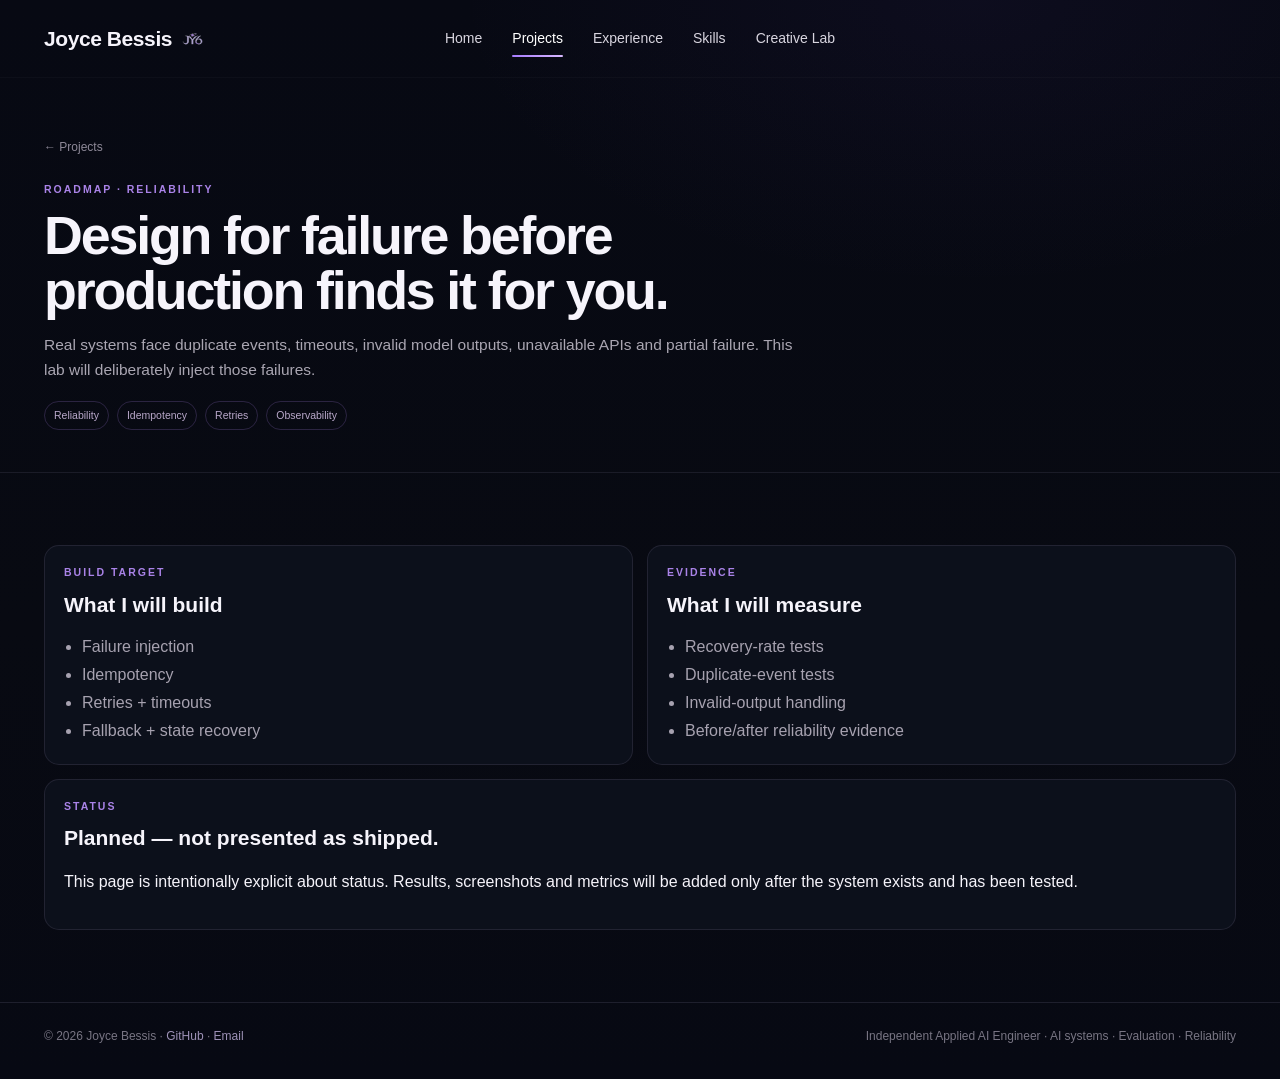
<file: reliability-lab.html>
<!doctype html>
<html lang="en">
<head>
  <meta charset="utf-8"><meta name="viewport" content="width=device-width,initial-scale=1">
  <meta name="description" content="AI Reliability / Failure Lab — planned Applied AI engineering project by Joyce Bessis.">
  <meta name="robots" content="noindex,nofollow">
  <meta name="theme-color" content="#070913">
  <title>AI Reliability / Failure Lab — Joyce Bessis</title><link rel="stylesheet" href="styles.css">
</head>
<body data-page="projects">
<header class="nav">
  <div class="wrap nav-inner">
    <a class="name brand-lockup" href="index.html"><span class="brand-name">Joyce Bessis</span><img class="header-logo" src="assets/jy6-logo-purple.png" alt="JY6 logo"></a>
    <nav class="menu" id="primary-menu" aria-label="Primary">
      <a href="index.html" data-nav="home">Home</a>
      <a href="projects.html" data-nav="projects">Projects</a>
      <a href="experience.html" data-nav="experience">Experience</a>
      <a href="skills.html" data-nav="skills">Skills</a>
      <a href="creative-lab.html" data-nav="creative">Creative Lab</a>
    </nav>
    <div class="nav-right">
      <button class="mobile-toggle" type="button" aria-label="Open navigation" aria-controls="primary-menu" aria-expanded="false">
        <span></span><span></span><span></span>
      </button>
    </div>
  </div>
</header>
<main>
<section class="page-hero lab-hero"><div class="wrap"><a class="lab-back" href="projects.html">← Projects</a><div class="kicker">Roadmap · reliability</div><h1>Design for failure before production finds it for you.</h1><p>Real systems face duplicate events, timeouts, invalid model outputs, unavailable APIs and partial failure. This lab will deliberately inject those failures.</p><div class="tag-row"><span class="tag">Reliability</span><span class="tag">Idempotency</span><span class="tag">Retries</span><span class="tag">Observability</span></div></div></section>
<section class="pro-section"><div class="wrap lab-grid"><article><div class="kicker">Build target</div><h2>What I will build</h2><ul><li>Failure injection</li><li>Idempotency</li><li>Retries + timeouts</li><li>Fallback + state recovery</li></ul></article><article><div class="kicker">Evidence</div><h2>What I will measure</h2><ul><li>Recovery-rate tests</li><li>Duplicate-event tests</li><li>Invalid-output handling</li><li>Before/after reliability evidence</li></ul></article><article><div class="kicker">Status</div><h2>Planned — not presented as shipped.</h2><p>This page is intentionally explicit about status. Results, screenshots and metrics will be added only after the system exists and has been tested.</p></article></div></section>
</main>
<footer class="footer"><div class="wrap footer-in">
  <span>© 2026 Joyce Bessis · <a href="https://github.com/jb6" target="_blank" rel="noopener">GitHub</a> · <a href="mailto:joyce.bessis@gmail.com">Email</a></span>
  <span>Independent Applied AI Engineer · AI systems · Evaluation · Reliability</span>
</div></footer>
<script src="script.js"></script>
</body></html>
</file>
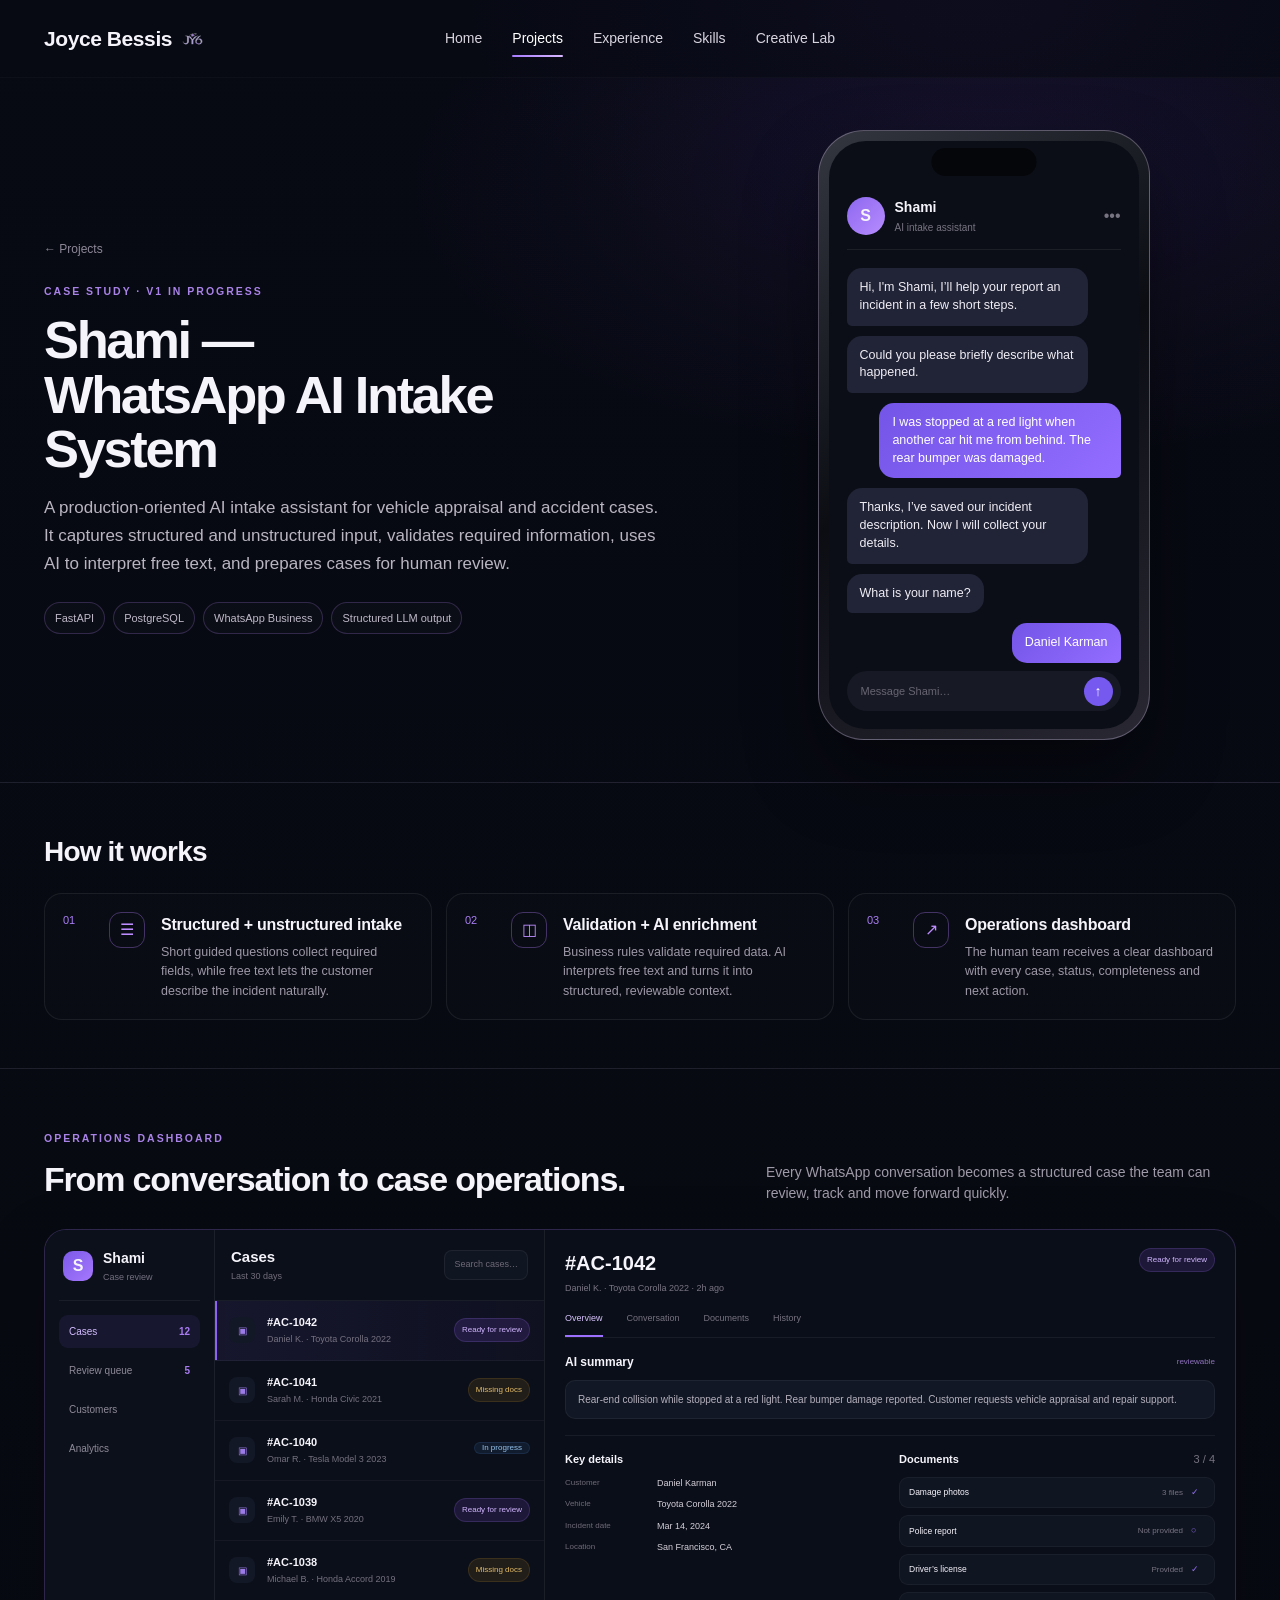
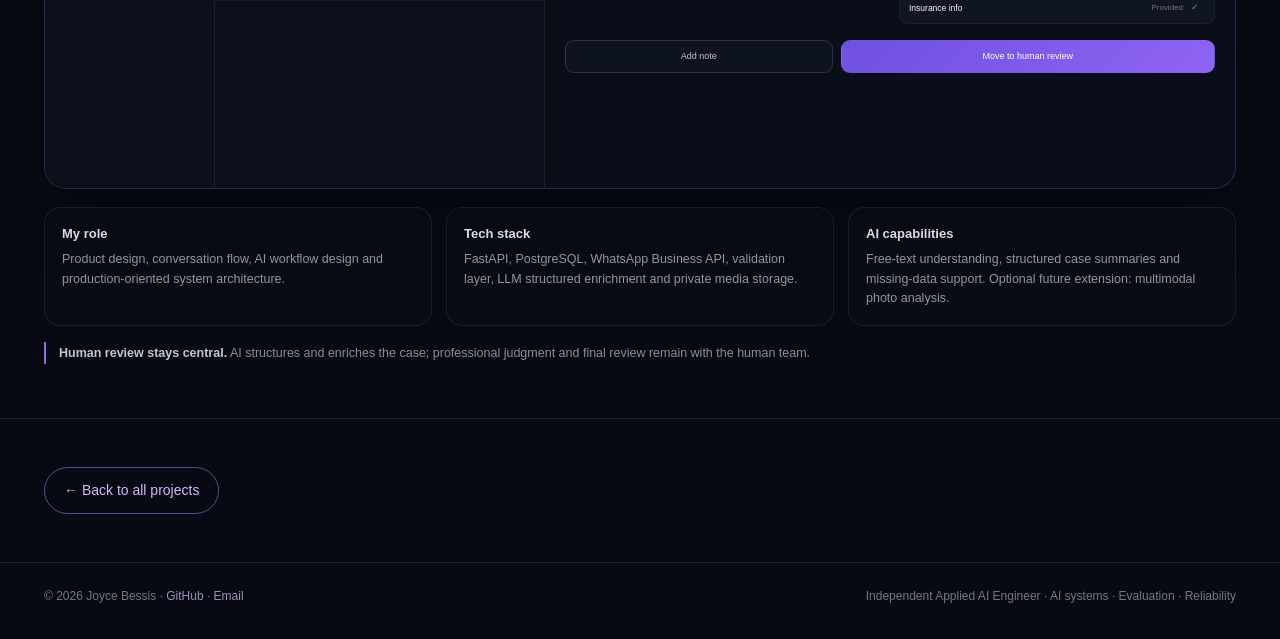
<file: shami.html>
<!doctype html>
<html lang="en">
<head>
  <meta charset="utf-8">
  <meta name="viewport" content="width=device-width,initial-scale=1">
  <meta name="description" content="Case study: Shami, a production-oriented WhatsApp AI intake system for vehicle appraisal workflows with structured and unstructured intake, AI enrichment, validation and a human operations dashboard.">
  <meta name="robots" content="noindex,nofollow">
  <meta name="theme-color" content="#070913">
  <title> Shami — WhatsApp AI Intake System — Joyce Bessis</title>
  <link rel="stylesheet" href="styles.css">
</head>
<body data-page="projects">
<header class="nav">
  <div class="wrap nav-inner">
    <a class="name brand-lockup" href="index.html"><span class="brand-name">Joyce Bessis</span><img class="header-logo" src="assets/jy6-logo-purple.png" alt="JY6 logo"></a>
    <nav class="menu" id="primary-menu" aria-label="Primary">
      <a href="index.html" data-nav="home">Home</a>
      <a href="projects.html" data-nav="projects">Projects</a>
      <a href="experience.html" data-nav="experience">Experience</a>
      <a href="skills.html" data-nav="skills">Skills</a>
      <a href="creative-lab.html" data-nav="creative">Creative Lab</a>
    </nav>
    <div class="nav-right">
      <button class="mobile-toggle" type="button" aria-label="Open navigation" aria-controls="primary-menu" aria-expanded="false">
        <span></span><span></span><span></span>
      </button>
    </div>
  </div>
</header>

<main>
  <section class="shami13-hero">
    <div class="wrap shami13-hero-grid">
      <div class="shami13-copy">
        <a class="lab-back" href="projects.html">← Projects</a>
        <div class="kicker">Case study · V1 in progress</div>
        <h1>Shami —<br>WhatsApp AI Intake System</h1>
        <p>A production-oriented AI intake assistant for vehicle appraisal and accident cases. It captures structured and unstructured input, validates required information, uses AI to interpret free text, and prepares cases for human review.</p>
        <div class="shami13-tags"><span>FastAPI</span><span>PostgreSQL</span><span>WhatsApp Business</span><span>Structured LLM output</span></div>
      </div>

      <div class="shami13-phone-stage" aria-label="Shami conversation preview">
        <div class="shami13-phone">
          <div class="shami13-island"></div>
          <div class="shami13-screen">
            <div class="shami13-appbar">
              <div class="shami13-avatar">S</div>
              <div><strong>Shami</strong><small>AI intake assistant</small></div>
              <span>•••</span>
            </div>
            <div class="shami13-chat">
              <div class="shami13-bubble bot">Hi, I'm Shami, I’ll help your report an incident in a few short steps.</div>
              <div class="shami13-bubble bot"> Could you please briefly describe what happened.</div>
              <div class="shami13-bubble user">I was stopped at a red light when another car hit me from behind. The rear bumper was damaged.</div>
              <div class="shami13-bubble bot">Thanks, I’ve saved our incident description. Now I will collect your details.</div>
              <div class="shami13-bubble bot short">What is your name?</div>
              <div class="shami13-bubble user short">Daniel Karman</div>
              <div class="shami13-bubble bot short">What is your license plate number?</div>
              <div class="shami13-bubble user short">8ABC123</div>
            </div>
            <div class="shami13-compose">Message Shami… <span>↑</span></div>
          </div>
        </div>
      </div>
    </div>
  </section>

  <section class="shami13-how">
    <div class="wrap">
      <h2>How it works</h2>
      <div class="shami13-steps">
        <article>
          <span class="step-no">01</span>
          <div class="step-icon">☰</div>
          <div><h3>Structured + unstructured intake</h3><p>Short guided questions collect required fields, while free text lets the customer describe the incident naturally.</p></div>
        </article>
        <article>
          <span class="step-no">02</span>
          <div class="step-icon">◫</div>
          <div><h3>Validation + AI enrichment</h3><p>Business rules validate required data. AI interprets free text and turns it into structured, reviewable context.</p></div>
        </article>
        <article>
          <span class="step-no">03</span>
          <div class="step-icon">↗</div>
          <div><h3>Operations dashboard</h3><p>The human team receives a clear dashboard with every case, status, completeness and next action.</p></div>
        </article>
      </div>
    </div>
  </section>

  <section class="shami13-dashboard-section">
    <div class="wrap">
      <div class="shami13-section-head">
        <div><div class="kicker">Operations dashboard</div><h2>From conversation to case operations.</h2></div>
        <p>Every WhatsApp conversation becomes a structured case the team can review, track and move forward quickly.</p>
      </div>

      <div class="shami13-dashboard shami-console" aria-label="Sample Shami case review dashboard">
        <aside class="shami-console-sidebar">
          <div class="shami-console-brand"><span class="shami-mark">S</span><div><strong>Shami</strong><small>Case review</small></div></div>
          <nav class="shami-console-nav" aria-label="Dashboard sample navigation">
            <span class="active">Cases <b>12</b></span>
            <span>Review queue <b>5</b></span>
            <span>Customers</span>
            <span>Analytics</span>
          </nav>
        </aside>

        <section class="shami-console-list">
          <div class="shami-console-list-head">
            <div><strong>Cases</strong><small>Last 30 days</small></div>
            <span class="shami-console-search">Search cases…</span>
          </div>
          <div class="shami-case-row selected">
            <span class="case-icon">▣</span><div><strong>#AC-1042</strong><small>Daniel K. · Toyota Corolla 2022</small></div><span class="case-status ready">Ready for review</span>
          </div>
          <div class="shami-case-row">
            <span class="case-icon">▣</span><div><strong>#AC-1041</strong><small>Sarah M. · Honda Civic 2021</small></div><span class="case-status missing">Missing docs</span>
          </div>
          <div class="shami-case-row">
            <span class="case-icon">▣</span><div><strong>#AC-1040</strong><small>Omar R. · Tesla Model 3 2023</small></div><span class="case-status progress">In progress</span>
          </div>
          <div class="shami-case-row">
            <span class="case-icon">▣</span><div><strong>#AC-1039</strong><small>Emily T. · BMW X5 2020</small></div><span class="case-status ready">Ready for review</span>
          </div>
          <div class="shami-case-row">
            <span class="case-icon">▣</span><div><strong>#AC-1038</strong><small>Michael B. · Honda Accord 2019</small></div><span class="case-status missing">Missing docs</span>
          </div>
        </section>

        <section class="shami-console-detail">
          <div class="shami-console-detail-head">
            <div><strong>#AC-1042</strong><small>Daniel K. · Toyota Corolla 2022 · 2h ago</small></div>
            <span class="case-status ready">Ready for review</span>
          </div>
          <div class="shami-detail-tabs"><span class="active">Overview</span><span>Conversation</span><span>Documents</span><span>History</span></div>
          <div class="shami-summary-card">
            <div class="shami-summary-title"><strong>AI summary</strong><span>reviewable</span></div>
            <p>Rear-end collision while stopped at a red light. Rear bumper damage reported. Customer requests vehicle appraisal and repair support.</p>
          </div>
          <div class="shami-detail-grid">
            <div>
              <h4>Key details</h4>
              <dl>
                <div><dt>Customer</dt><dd>Daniel Karman</dd></div>
                <div><dt>Vehicle</dt><dd>Toyota Corolla 2022</dd></div>
                <div><dt>Incident date</dt><dd>Mar 14, 2024</dd></div>
                <div><dt>Location</dt><dd>San Francisco, CA</dd></div>
              </dl>
            </div>
            <div>
              <h4>Documents <span>3 / 4</span></h4>
              <ul class="shami-doc-list">
                <li><span>Damage photos</span><b>3 files</b><i>✓</i></li>
                <li><span>Police report</span><b>Not provided</b><i>○</i></li>
                <li><span>Driver’s license</span><b>Provided</b><i>✓</i></li>
                <li><span>Insurance info</span><b>Provided</b><i>✓</i></li>
              </ul>
            </div>
          </div>
          <div class="shami-detail-actions"><button type="button">Add note</button><button type="button" class="primary">Move to human review</button></div>
        </section>
      </div>

      <div class="shami13-proof-grid">
        <article><span>My role</span><p>Product design, conversation flow, AI workflow design and production-oriented system architecture.</p></article>
        <article><span>Tech stack</span><p>FastAPI, PostgreSQL, WhatsApp Business API, validation layer, LLM structured enrichment and private media storage.</p></article>
        <article><span>AI capabilities</span><p>Free-text understanding, structured case summaries and missing-data support. Optional future extension: multimodal photo analysis.</p></article>
      </div>
      <div class="shami13-human-note"><strong>Human review stays central.</strong> AI structures and enriches the case; professional judgment and final review remain with the human team.</div>
    </div>
  </section>

  <section class="content-section"><div class="wrap"><a class="outline-btn" href="projects.html">← Back to all projects</a></div></section>
</main>

<footer class="footer"><div class="wrap footer-in">
  <span>© 2026 Joyce Bessis · <a href="https://github.com/jb6" target="_blank" rel="noopener">GitHub</a> · <a href="mailto:joyce.bessis@gmail.com">Email</a></span>
  <span>Independent Applied AI Engineer · AI systems · Evaluation · Reliability</span>
</div></footer>
<script src="script.js"></script>
</body>
</html>
</file>
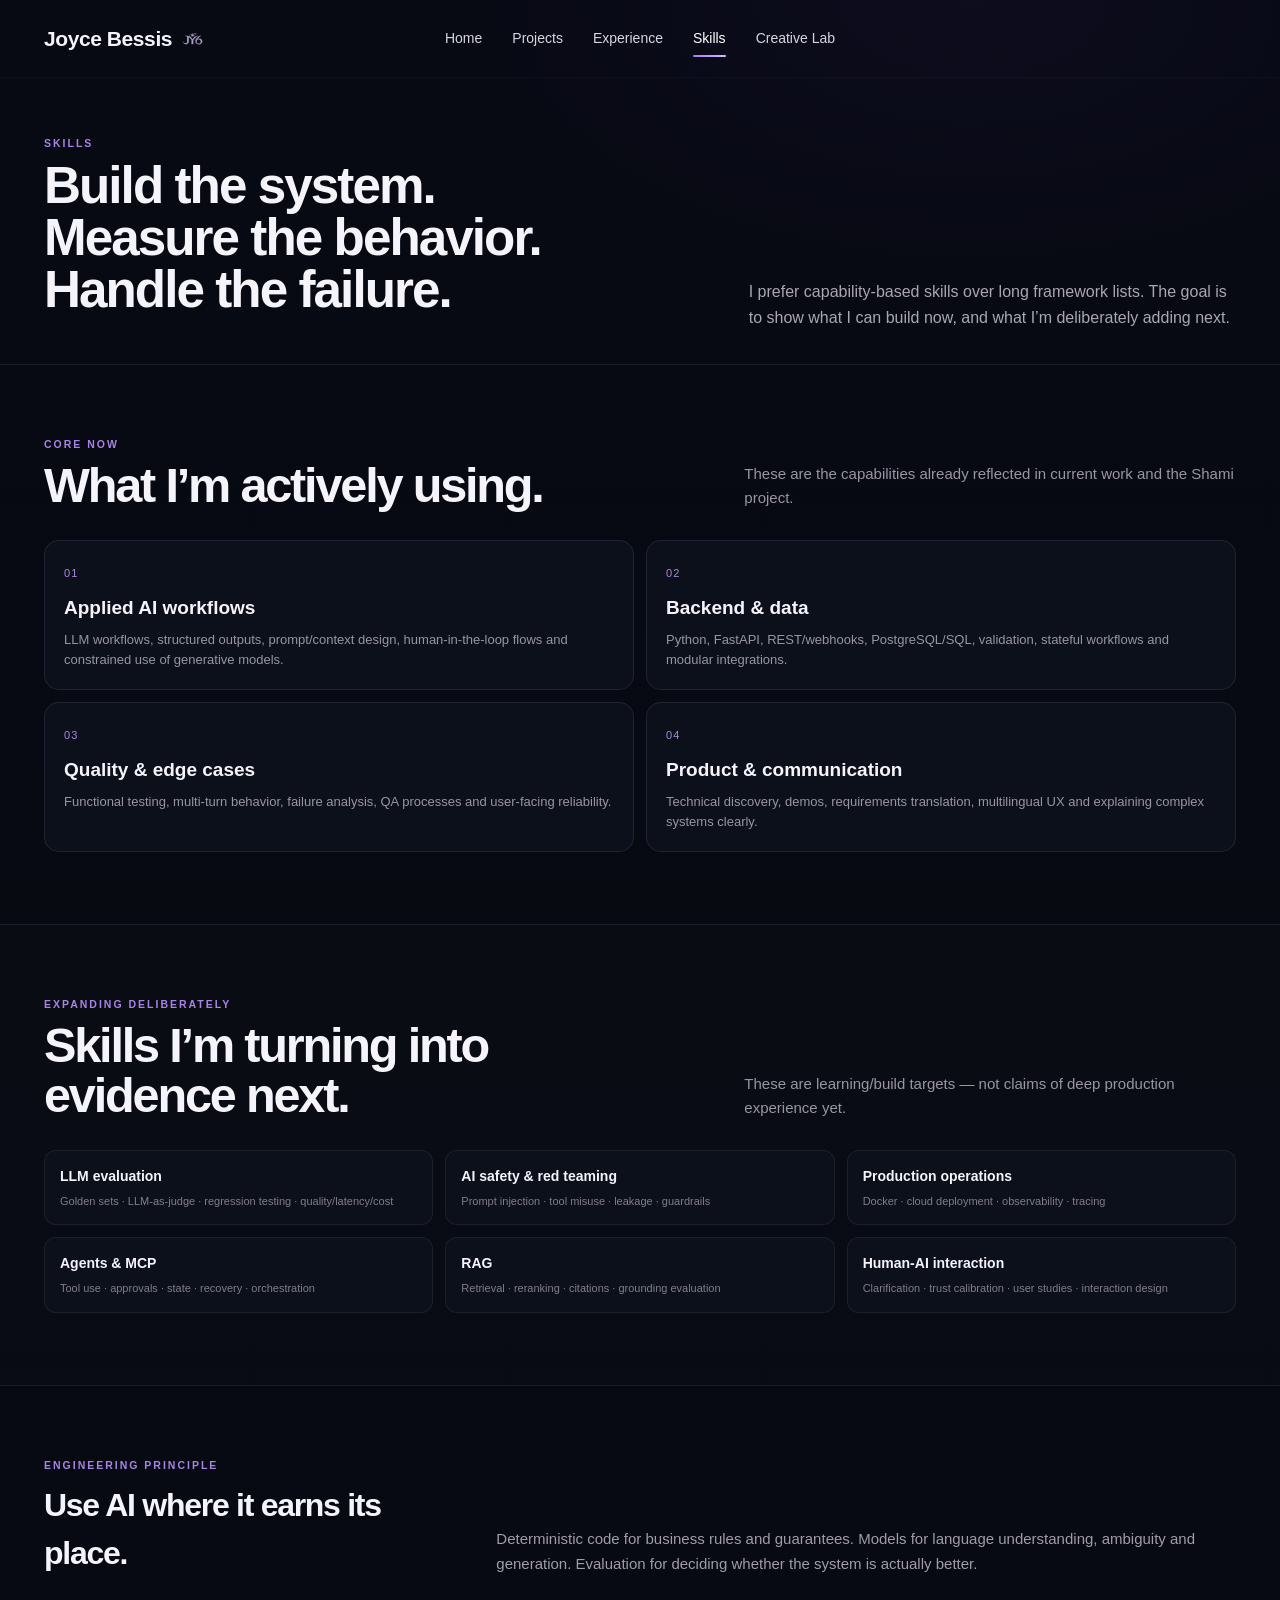
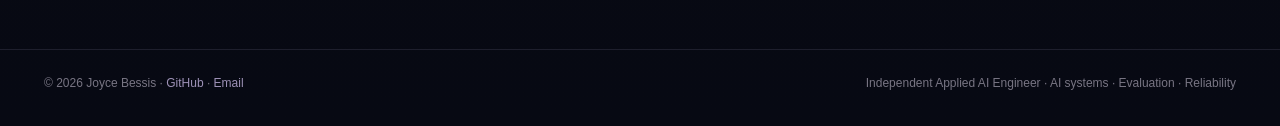
<file: skills.html>
<!doctype html>
<html lang="en">
<head>
  <meta charset="utf-8"><meta name="viewport" content="width=device-width,initial-scale=1">
  <meta name="description" content="Joyce Bessis — Applied AI engineering skills across Python, FastAPI, PostgreSQL, structured LLM workflows, evaluation and reliability.">
  <meta name="robots" content="noindex,nofollow">
  <meta name="theme-color" content="#070913">
  <title>Skills — Joyce Bessis</title><link rel="stylesheet" href="styles.css">
</head>
<body data-page="skills">
<header class="nav">
  <div class="wrap nav-inner">
    <a class="name brand-lockup" href="index.html"><span class="brand-name">Joyce Bessis</span><img class="header-logo" src="assets/jy6-logo-purple.png" alt="JY6 logo"></a>
    <nav class="menu" id="primary-menu" aria-label="Primary">
      <a href="index.html" data-nav="home">Home</a>
      <a href="projects.html" data-nav="projects">Projects</a>
      <a href="experience.html" data-nav="experience">Experience</a>
      <a href="skills.html" data-nav="skills">Skills</a>
      <a href="creative-lab.html" data-nav="creative">Creative Lab</a>
    </nav>
    <div class="nav-right">
      <button class="mobile-toggle" type="button" aria-label="Open navigation" aria-controls="primary-menu" aria-expanded="false">
        <span></span><span></span><span></span>
      </button>
    </div>
  </div>
</header>
<main>

<section class="page-hero pro-hero"><div class="wrap pro-hero-grid">
  <div><div class="kicker">Skills</div><h1>Build the system.<br>Measure the behavior.<br>Handle the failure.</h1></div>
  <p>I prefer capability-based skills over long framework lists. The goal is to show what I can build now, and what I’m deliberately adding next.</p>
</div></section>

<section class="pro-section"><div class="wrap">
  <div class="pro-section-head"><div><div class="kicker">Core now</div><h2>What I’m actively using.</h2></div><p>These are the capabilities already reflected in current work and the Shami project.</p></div>
  <div class="capability-grid">
    <article><span>01</span><h3>Applied AI workflows</h3><p>LLM workflows, structured outputs, prompt/context design, human-in-the-loop flows and constrained use of generative models.</p></article>
    <article><span>02</span><h3>Backend & data</h3><p>Python, FastAPI, REST/webhooks, PostgreSQL/SQL, validation, stateful workflows and modular integrations.</p></article>
    <article><span>03</span><h3>Quality & edge cases</h3><p>Functional testing, multi-turn behavior, failure analysis, QA processes and user-facing reliability.</p></article>
    <article><span>04</span><h3>Product & communication</h3><p>Technical discovery, demos, requirements translation, multilingual UX and explaining complex systems clearly.</p></article>
  </div>
</div></section>

<section class="pro-section pro-section-muted"><div class="wrap">
  <div class="pro-section-head"><div><div class="kicker">Expanding deliberately</div><h2>Skills I’m turning into evidence next.</h2></div><p>These are learning/build targets — not claims of deep production experience yet.</p></div>
  <div class="focus-grid">
    <div><strong>LLM evaluation</strong><span>Golden sets · LLM-as-judge · regression testing · quality/latency/cost</span></div>
    <div><strong>AI safety & red teaming</strong><span>Prompt injection · tool misuse · leakage · guardrails</span></div>
    <div><strong>Production operations</strong><span>Docker · cloud deployment · observability · tracing</span></div>
    <div><strong>Agents & MCP</strong><span>Tool use · approvals · state · recovery · orchestration</span></div>
    <div><strong>RAG</strong><span>Retrieval · reranking · citations · grounding evaluation</span></div>
    <div><strong>Human-AI interaction</strong><span>Clarification · trust calibration · user studies · interaction design</span></div>
  </div>
</div></section>

<section class="pro-section"><div class="wrap principle-band"><div><div class="kicker">Engineering principle</div><h2>Use AI where it earns its place.</h2></div><p>Deterministic code for business rules and guarantees. Models for language understanding, ambiguity and generation. Evaluation for deciding whether the system is actually better.</p></div></section>
</main>
<footer class="footer"><div class="wrap footer-in">
  <span>© 2026 Joyce Bessis · <a href="https://github.com/jb6" target="_blank" rel="noopener">GitHub</a> · <a href="mailto:joyce.bessis@gmail.com">Email</a></span>
  <span>Independent Applied AI Engineer · AI systems · Evaluation · Reliability</span>
</div></footer>
<script src="script.js"></script>
</body></html>
</file>
<file: styles.css>
:root{
  --bg:#070913;
  --bg2:#0a0d19;
  --panel:#0d1120;
  --panel2:#101526;
  --text:#f6f4fb;
  --muted:#aaa8b6;
  --muted2:#77758a;
  --line:rgba(220,205,255,.16);
  --accent:#a77cff;
  --accent2:#d7b8ff;
  --accent-soft:rgba(167,124,255,.12);
  --max:1360px;
  --radius:26px;
  --shadow:0 30px 80px rgba(0,0,0,.38);
}
*{box-sizing:border-box}
html{scroll-behavior:smooth}
body{
  margin:0;
  color:var(--text);
  background:
    radial-gradient(900px 520px at 72% 4%, rgba(98,63,181,.11), transparent 66%),
    linear-gradient(180deg,#070913 0%,#080a12 56%,#070913 100%);
  font-family:Inter,ui-sans-serif,-apple-system,BlinkMacSystemFont,"Segoe UI",Roboto,Helvetica,Arial,sans-serif;
  line-height:1.5;
  -webkit-font-smoothing:antialiased;
}
a{color:inherit;text-decoration:none}
button,input,textarea{font:inherit}
img{max-width:100%;display:block}
.wrap{width:min(var(--max),calc(100% - 72px));margin-inline:auto}
.nav{
  height:84px;display:flex;align-items:center;position:relative;z-index:30;
  border-bottom:1px solid rgba(255,255,255,.025);
}
.nav-inner{display:grid;grid-template-columns:1fr auto 1fr;align-items:center;width:100%;gap:24px}
.name{
  font-size:24px;font-weight:650;letter-spacing:-.025em;white-space:nowrap
}
.brand-lockup{display:inline-flex;align-items:center;gap:10px}
.brand-name{display:inline-block}
.header-logo{width:30px;height:auto;opacity:.86;filter:drop-shadow(0 0 10px rgba(160,112,255,.14)) saturate(.92)}
.menu{display:flex;gap:34px;align-items:center;color:#d8d5df;font-size:15px}
.menu a{position:relative;padding:12px 0}
.menu a.active,.menu a:hover{color:#fff}
.menu a.active:after{
  content:"";position:absolute;left:0;right:0;bottom:2px;height:2px;
  background:linear-gradient(90deg,var(--accent),var(--accent2));border-radius:999px
}
.nav-right{display:flex;align-items:center;justify-content:flex-end;gap:26px}
.lang{color:#beb7d1;font-size:14px;white-space:nowrap}
.lang a{opacity:.65}
.lang a.active{opacity:1;color:#fff}
.logo{
  width:82px;height:auto;filter:drop-shadow(0 0 22px rgba(163,119,255,.16));
}
.mobile-toggle{display:none;background:none;border:0;color:white;font-size:28px}
.hero{
  position:relative;min-height:505px;overflow:hidden;
  border-bottom:1px solid rgba(211,190,255,.12)
}
.hero-stars,.hero-stars:before,.hero-stars:after{
  content:"";position:absolute;inset:0;pointer-events:none
}
.hero-stars{
  background:
    radial-gradient(circle at 62% 17%,rgba(255,255,255,.8) 0 1px,transparent 1.6px),
    radial-gradient(circle at 76% 28%,rgba(220,201,255,.65) 0 1px,transparent 1.5px),
    radial-gradient(circle at 89% 14%,rgba(255,255,255,.5) 0 1px,transparent 1.4px),
    radial-gradient(circle at 54% 39%,rgba(255,255,255,.35) 0 1px,transparent 1.5px);
  background-size:190px 190px,260px 260px,320px 320px,230px 230px;
  opacity:.48
}
.hero-inner{
  min-height:505px;display:grid;grid-template-columns:1.05fr .95fr;
  align-items:center;gap:40px;position:relative;z-index:2
}
.hero-copy{padding:36px 0 50px}
.hero h1{
  font-size:clamp(56px,6vw,88px);line-height:.98;letter-spacing:-.055em;
  margin:0 0 24px;max-width:720px;font-weight:650
}
.hero h1 span{
  background:linear-gradient(90deg,#f4f3f7 0%,#e6d7ff 52%,#c39cff 100%);
  -webkit-background-clip:text;background-clip:text;color:transparent
}
.hero p{
  font-size:clamp(18px,1.6vw,22px);color:#c3c0ca;max-width:720px;margin:0 0 30px
}
.cta{
  display:inline-flex;align-items:center;gap:13px;padding:16px 28px;border-radius:999px;
  background:linear-gradient(100deg,#8d65f7,#b076ff);font-weight:650;
  box-shadow:0 14px 38px rgba(115,73,220,.22);transition:.22s ease
}
.cta:hover{transform:translateY(-2px);box-shadow:0 18px 48px rgba(115,73,220,.30)}
.hero-art{
  min-height:500px;position:relative;isolation:isolate
}
.planet-wrap{
  position:absolute;width:min(72vw,560px);aspect-ratio:1;right:4%;top:20px;
}
.planet{
  position:absolute;width:62%;aspect-ratio:1;border-radius:50%;right:12%;top:7%;
  background:
    radial-gradient(circle at 64% 27%,rgba(151,111,255,.22),transparent 28%),
    radial-gradient(circle at 33% 68%,rgba(84,58,160,.18),transparent 33%),
    radial-gradient(circle at 48% 48%,#1c1939 0%,#111126 43%,#0a0b17 72%,#05060c 100%);
  box-shadow:
    0 0 0 1px rgba(208,179,255,.18),
    0 0 30px rgba(164,113,255,.28),
    0 0 74px rgba(111,68,209,.21),
    inset -36px -24px 58px rgba(0,0,0,.62),
    inset 18px 10px 40px rgba(206,172,255,.06);
}
.planet:before{
  content:"";position:absolute;inset:-2.2%;border-radius:50%;
  border:2px solid rgba(222,198,255,.88);
  box-shadow:0 0 18px rgba(198,155,255,.9),0 0 38px rgba(155,100,255,.5);
  mask-image:linear-gradient(120deg,transparent 3%,#000 25%,#000 72%,transparent 97%);
}
.ring{
  position:absolute;width:92%;height:32%;right:-2%;top:35%;
  border:2px solid rgba(177,126,255,.58);border-radius:50%;
  transform:rotate(-9deg);
  box-shadow:0 0 14px rgba(161,101,255,.22)
}
.ring:after{
  content:"";position:absolute;width:14px;height:14px;border-radius:50%;right:2%;top:30%;
  background:#0b0c14;border:2px solid #d7baff;box-shadow:0 0 16px #a879ff
}
.horizon{
  position:absolute;left:1%;right:0;bottom:13%;height:26%;
  background:
    linear-gradient(180deg,transparent 0%,rgba(117,76,188,.11) 45%,rgba(160,111,246,.12) 54%,transparent 75%),
    radial-gradient(ellipse at 57% 44%,rgba(208,174,255,.82) 0 1.5%,rgba(152,101,238,.25) 6%,transparent 24%);
  filter:blur(.2px)
}
.horizon:after{
  content:"";position:absolute;left:0;right:0;top:53%;height:1px;
  background:linear-gradient(90deg,transparent,rgba(205,170,255,.6),transparent)
}
.logo-water{
  position:absolute;width:104px;right:5%;bottom:18%;
  filter:drop-shadow(0 0 18px rgba(160,112,255,.16));
  opacity:.92
}

/* Capability strip */
.cap-strip{
  border-bottom:1px solid var(--line);background:rgba(9,11,20,.86)
}
.cap-grid{
  min-height:94px;display:grid;grid-template-columns:repeat(3,1fr)
}
.cap{
  display:grid;grid-template-columns:52px 1fr;align-items:center;gap:14px;padding:20px 32px;
  border-right:1px solid var(--line)
}
.cap:first-child{padding-left:0}
.cap:last-child{border-right:0;padding-right:0}
.cap-icon{
  width:42px;height:42px;border:1px solid rgba(183,143,255,.45);border-radius:13px;
  display:grid;place-items:center;color:#c99fff;font-size:22px;background:rgba(129,83,204,.06)
}
.cap b{display:block;font-size:17px;margin-bottom:2px}
.cap span{color:#aaa7b2;font-size:14px}

/* Featured project */
.featured{
  padding:56px 0 48px;border-bottom:1px solid var(--line)
}
.featured-grid{
  display:grid;grid-template-columns:.9fr .66fr .8fr;align-items:center;gap:52px;min-height:430px
}
.kicker{font-size:12px;letter-spacing:.23em;text-transform:uppercase;color:#bd8dff;font-weight:700}
.feature-copy h2{font-size:37px;line-height:1.08;letter-spacing:-.035em;margin:16px 0 14px}
.feature-copy p{font-size:17px;color:#bbb7c3;margin:0 0 25px;max-width:480px}
.outline-btn{
  display:inline-flex;align-items:center;gap:12px;border:1px solid rgba(188,142,255,.48);
  padding:12px 19px;border-radius:999px;color:#d7b6ff;font-size:14px
}
.outline-btn:hover{background:rgba(156,107,255,.08)}
.project-points{display:grid;gap:18px}
.point{display:grid;grid-template-columns:48px 1fr;gap:18px;align-items:start}
.point-icon{
  width:42px;height:42px;border:1px solid rgba(187,143,255,.5);border-radius:13px;
  display:grid;place-items:center;color:#cfaaff;font-weight:700
}
.point h3{font-size:16px;margin:2px 0 3px}
.point p{font-size:14px;color:#aaa6b1;margin:0}

/* Phone */
.phone-wrap{display:grid;place-items:center}
.phone{
  width:280px;height:500px;border-radius:42px;padding:11px;background:linear-gradient(145deg,#24283c,#090b12 42%,#262038);
  border:1px solid rgba(221,196,255,.55);box-shadow:0 32px 60px rgba(0,0,0,.48),0 0 34px rgba(148,99,255,.12);
  transform:rotate(-1deg);position:relative
}
.phone:before{
  content:"";position:absolute;top:9px;left:50%;transform:translateX(-50%);
  width:90px;height:24px;background:#05060b;border-radius:999px;z-index:4
}
.screen{
  height:100%;border-radius:33px;overflow:hidden;background:#0b0d15;padding:39px 13px 12px;
  display:flex;flex-direction:column
}
.chat-head{
  display:flex;align-items:center;gap:9px;padding-bottom:10px;border-bottom:1px solid rgba(255,255,255,.07)
}
.avatar{
  width:30px;height:30px;border-radius:50%;display:grid;place-items:center;
  background:linear-gradient(135deg,#8e6ff3,#d1aeff);color:#fff;font-size:12px;font-weight:700
}
.chat-head b{font-size:13px}.chat-head span{display:block;color:#8c8995;font-size:10px}
.chat-body{padding-top:10px;display:flex;flex-direction:column;gap:7px;flex:1;overflow:hidden}
.bubble{
  max-width:84%;padding:8px 10px;border-radius:13px;font-size:10px;line-height:1.28;
  border:1px solid rgba(255,255,255,.045)
}
.bot{align-self:flex-start;background:#202436;color:#f0eff4;border-bottom-left-radius:4px}
.user{
  align-self:flex-end;
  background:linear-gradient(135deg,#7157e8 0%,#8a6cff 100%);
  color:#ffffff!important;
  border-bottom-right-radius:4px;
  text-shadow:none!important;
  box-shadow:none;
  filter:none;
  opacity:1;
  font-weight:500;
  -webkit-font-smoothing:antialiased;
}
.quick{
  align-self:flex-start;display:flex;gap:4px;flex-wrap:wrap;max-width:92%
}
.quick span{
  padding:5px 7px;border-radius:999px;border:1px solid rgba(170,123,255,.45);
  color:#d6bdff;font-size:8.5px;background:#111522
}
.summary{
  margin-top:3px;border:1px solid rgba(175,132,255,.36);background:linear-gradient(180deg,#141827,#0f1220);
  border-radius:14px;padding:9px
}
.summary-top{display:flex;justify-content:space-between;align-items:center;margin-bottom:7px}
.summary-top b{font-size:10px}.badge{font-size:8px;color:#d4bcff}
.summary dl{display:grid;grid-template-columns:auto 1fr;gap:3px 8px;margin:0;font-size:8px}
.summary dt{color:#77768a}.summary dd{margin:0;color:#d9d7df}
.chat-input{
  height:33px;border-radius:999px;background:#171a25;display:flex;align-items:center;
  color:#6f6c78;padding:0 11px;font-size:9px;margin-top:7px
}

/* Teaser projects */
.selected{padding:34px 0 64px}
.selected-head{display:flex;align-items:end;justify-content:space-between;margin-bottom:18px}
.selected-head a{color:#c79aff;font-size:14px}
.cards{display:grid;grid-template-columns:repeat(3,1fr);gap:16px}
.project-card{
  min-height:190px;border:1px solid var(--line);border-radius:18px;padding:22px;
  background:linear-gradient(180deg,rgba(255,255,255,.025),rgba(255,255,255,.012));position:relative;overflow:hidden
}
.project-card:before{
  content:"";position:absolute;left:-15%;right:-15%;height:85px;bottom:28px;
  background:radial-gradient(ellipse at center,rgba(145,96,237,.13),transparent 67%);
  filter:blur(6px)
}
.card-icon{
  width:44px;height:44px;border:1px solid rgba(185,141,255,.4);border-radius:13px;
  display:grid;place-items:center;color:#cba8ff;font-size:22px;margin-bottom:38px
}
.project-card h3{font-size:20px;letter-spacing:-.02em;margin:0 0 5px;position:relative}
.project-card p{font-size:14px;color:#aaa6b2;margin:0;max-width:290px;position:relative}
.card-arrow{
  position:absolute;right:20px;bottom:20px;width:36px;height:36px;border-radius:50%;
  border:1px solid rgba(194,153,255,.4);display:grid;place-items:center;color:#d5baff
}

/* Inner pages */
.page-hero{padding:76px 0 42px}
.page-hero h1{font-size:clamp(48px,5vw,72px);line-height:1;letter-spacing:-.045em;margin:0 0 18px}
.page-hero p{max-width:760px;color:#b6b2bd;font-size:19px}
.content-section{padding:28px 0 72px}
.grid-2{display:grid;grid-template-columns:1fr 1fr;gap:18px}
.panel{
  border:1px solid var(--line);border-radius:22px;padding:26px;background:rgba(255,255,255,.018)
}
.panel h2,.panel h3{margin-top:0}
.panel p,.panel li{color:#aaa7b1}
.tag-row{display:flex;flex-wrap:wrap;gap:8px;margin-top:18px}
.tag{font-size:12px;border:1px solid rgba(183,142,255,.28);padding:7px 10px;border-radius:999px;color:#cbb7df}
.timeline{display:grid;gap:2px}
.timeline-item{
  display:grid;grid-template-columns:180px 1fr;gap:28px;padding:27px 0;border-bottom:1px solid var(--line)
}
.timeline-item:last-child{border-bottom:0}
.timeline-item .org{font-weight:650;color:#f1eef6}
.timeline-item h3{margin:0 0 8px;font-size:21px}
.timeline-item p{margin:0;color:#aaa7b1}
.skill-grid{display:grid;grid-template-columns:repeat(3,1fr);gap:16px}
.skill-card{min-height:200px}
.skill-card h3{font-size:19px}
.skill-card ul{padding-left:18px}
.status-current{color:#d7c2ff}.status-next{color:#878394}
.contact-grid{display:grid;grid-template-columns:.8fr 1.2fr;gap:18px}
.contact-card a.email{font-size:26px;letter-spacing:-.025em}
.contact-form{display:grid;gap:12px}
.contact-form input,.contact-form textarea{
  width:100%;background:#0d101b;border:1px solid var(--line);color:#fff;border-radius:13px;padding:13px 14px
}
.contact-form textarea{min-height:150px;resize:vertical}
.footer{padding:30px 0 45px;border-top:1px solid var(--line);color:#787583;font-size:13px}
.footer-in{display:flex;justify-content:space-between;gap:20px}

/* Responsiveness */
@media(max-width:1050px){
  .nav-inner{grid-template-columns:1fr auto}.menu{display:none}.nav-right{gap:16px}
  .mobile-toggle{display:block}.hero-inner{grid-template-columns:1fr .8fr}.hero h1{font-size:64px}
  .featured-grid{grid-template-columns:1fr .72fr}.project-points{grid-column:1/-1;grid-template-columns:repeat(3,1fr)}
  .cards{grid-template-columns:1fr 1fr}.skill-grid{grid-template-columns:1fr 1fr}
}
@media(max-width:760px){
  .wrap{width:min(var(--max),calc(100% - 30px))}
  .nav{height:72px}.logo{width:64px}.lang{display:none}
  .hero{min-height:auto}.hero-inner{grid-template-columns:1fr;min-height:auto}
  .hero-copy{padding:54px 0 0}.hero h1{font-size:50px}
  .hero p{font-size:17px}.hero-art{height:320px;min-height:320px}
  .planet-wrap{width:390px;right:-65px;top:-5px}.logo-water{display:none}
  .cap-grid{grid-template-columns:1fr}.cap{border-right:0;border-bottom:1px solid var(--line);padding:18px 0}
  .featured-grid{grid-template-columns:1fr;gap:30px}
  .phone{width:260px;height:470px}.project-points{grid-template-columns:1fr}
  .cards{grid-template-columns:1fr}.selected{padding-bottom:45px}
  .grid-2,.skill-grid,.contact-grid{grid-template-columns:1fr}
  .timeline-item{grid-template-columns:1fr;gap:6px}
  .footer-in{flex-direction:column}
}


/* v1.3 — homepage fidelity pass against the approved mockup */
body[data-page="home"] .nav{height:84px}
body[data-page="home"] .nav-inner{grid-template-columns:1fr auto 1fr}
body[data-page="home"] .nav-right{min-width:0}
body[data-page="home"] .hero{min-height:335px}
body[data-page="home"] .hero-inner{min-height:335px;grid-template-columns:1.02fr .98fr;gap:18px}
body[data-page="home"] .hero-copy{padding:18px 0 26px}
body[data-page="home"] .hero h1{font-size:clamp(56px,5vw,72px);line-height:.99;max-width:660px;margin-bottom:16px}
body[data-page="home"] .hero p{font-size:17px;line-height:1.4;max-width:640px;margin-bottom:18px}
body[data-page="home"] .cta{padding:13px 24px;font-size:15px}
body[data-page="home"] .hero-stars{opacity:.05}
body[data-page="home"] .hero-approved{min-height:335px;background:url('assets/hero-art-approved.png') center right/cover no-repeat;}
body[data-page="home"] .cap-grid{min-height:76px}
body[data-page="home"] .cap{padding-top:14px;padding-bottom:14px}
body[data-page="home"] .cap-icon{width:38px;height:38px;border-radius:11px}
body[data-page="home"] .cap b{font-size:15px}
body[data-page="home"] .cap span{font-size:12px}
body[data-page="home"] .featured{padding:10px 0 0}
body[data-page="home"] .featured-grid{grid-template-columns:.92fr .72fr .86fr;gap:30px;min-height:300px;align-items:center}
body[data-page="home"] .feature-copy h2{font-size:30px;margin:10px 0 10px}
body[data-page="home"] .feature-copy p{font-size:14px;line-height:1.55;margin-bottom:18px}
body[data-page="home"] .phone-wrap{height:310px;align-self:end;overflow:visible;display:grid;place-items:end center}
body[data-page="home"] .phone-approved{width:270px;max-height:308px;object-fit:contain;filter:drop-shadow(0 28px 30px rgba(0,0,0,.36));}
body[data-page="home"] .project-points{gap:14px}
body[data-page="home"] .point{grid-template-columns:40px 1fr;gap:14px}
body[data-page="home"] .point-icon{width:38px;height:38px;border-radius:11px}
body[data-page="home"] .point h3{font-size:14px}
body[data-page="home"] .point p{font-size:12px;line-height:1.35}
body[data-page="home"] .outline-btn{padding:10px 16px;font-size:13px}
body[data-page="home"] .selected{padding:18px 0 44px}
body[data-page="home"] .selected-head{margin-bottom:10px}
body[data-page="home"] .image-cards{display:grid;grid-template-columns:repeat(3,1fr);gap:14px}
body[data-page="home"] .image-card{display:block;border-radius:16px;overflow:hidden;border:1px solid rgba(220,205,255,.13);transition:.2s ease;background:#0b0e19}
body[data-page="home"] .image-card:hover{transform:translateY(-2px);border-color:rgba(190,145,255,.32)}
body[data-page="home"] .image-card img{width:100%;height:auto;display:block}
@media (max-width:1050px){
  body[data-page="home"] .hero-inner{grid-template-columns:1fr .78fr}
  body[data-page="home"] .hero-approved{background-size:cover}
  body[data-page="home"] .featured-grid{grid-template-columns:1fr .72fr}
  body[data-page="home"] .project-points{grid-column:1/-1;grid-template-columns:repeat(3,1fr);padding-bottom:22px}
}
@media (max-width:760px){
  body[data-page="home"] .hero{min-height:auto}
  body[data-page="home"] .hero-inner{grid-template-columns:1fr}
  body[data-page="home"] .hero-copy{padding:40px 0 8px}
  body[data-page="home"] .hero h1{font-size:48px}
  body[data-page="home"] .hero-approved{height:260px;min-height:260px;background-position:center}
  body[data-page="home"] .featured-grid{grid-template-columns:1fr}
  body[data-page="home"] .phone-wrap{height:auto;order:2}
  body[data-page="home"] .phone-approved{width:260px;max-height:none}
  body[data-page="home"] .project-points{grid-template-columns:1fr;order:3}
  body[data-page="home"] .image-cards{grid-template-columns:1fr}
}


/* v1.3.1 — polish + structure fixes */

/* Give the header deliberate breathing room on every page. */
.nav .wrap{
  width:calc(100% - 120px);
  max-width:1440px;
}
.nav-right{padding-right:2px}
.name{padding-left:6px}

/* Inner pages no longer carry a separate header logo.
   Branding stays clean on the Home hero. */
body:not([data-page="home"]) .nav-inner{
  grid-template-columns:1fr auto 1fr;
}

/* Hide the language text baked into the approved hero artwork.
   The real language selector remains in the site navigation. */
body[data-page="home"] .hero-approved{
  position:relative;
  overflow:hidden;
}
body[data-page="home"] .hero-approved::before{
  content:"";
  position:absolute;
  right:0;
  bottom:0;
  width:28%;
  height:34%;
  background:
    radial-gradient(ellipse at 28% 18%, rgba(185,136,255,.16) 0%, rgba(185,136,255,0) 34%),
    linear-gradient(180deg, rgba(7,9,19,0) 0%, rgba(7,9,19,.58) 34%, rgba(7,9,19,.96) 100%),
    linear-gradient(90deg, rgba(7,9,19,0) 0%, rgba(7,9,19,.40) 14%, rgba(7,9,19,.98) 100%);
  pointer-events:none;
}
body[data-page="home"] .hero-approved::after{
  content:"";
  position:absolute;
  top:0;
  right:0;
  width:48%;
  height:22%;
  background:
    linear-gradient(180deg,rgba(7,9,19,.99) 0%,rgba(7,9,19,.88) 56%,rgba(7,9,19,0) 100%),
    linear-gradient(90deg,rgba(7,9,19,0) 0%,rgba(7,9,19,.92) 25%,rgba(7,9,19,.99) 100%);
  pointer-events:none;
}

/* Home phone is real HTML/CSS now — no raster text artifacts. */
.phone-home{
  width:258px;
  height:324px;
  border-radius:34px 34px 0 0;
  padding:9px 9px 0;
  background:linear-gradient(145deg,#2a2d42,#0a0b12 46%,#2a2140);
  border:1px solid rgba(214,188,255,.56);
  box-shadow:0 28px 50px rgba(0,0,0,.45),0 0 26px rgba(144,96,255,.10);
  overflow:hidden;
}
.phone-home-screen{
  height:100%;
  border-radius:26px 26px 0 0;
  background:linear-gradient(180deg,#0b0d15 0%, #0a0c13 100%);
  padding:30px 11px 10px;
  position:relative;
  display:flex;
  flex-direction:column;
}
.phone-home-notch{
  position:absolute;top:7px;left:50%;transform:translateX(-50%);
  width:76px;height:17px;border-radius:999px;background:#05060a;
}
.phone-home-head{display:flex;gap:9px;align-items:center;padding-bottom:8px;border-bottom:1px solid rgba(255,255,255,.07)}
.phone-home-avatar{width:28px;height:28px;border-radius:50%;display:grid;place-items:center;background:linear-gradient(135deg,#9270f5,#c59fff);font-size:10px;font-weight:700}
.phone-home-head b{font-size:12px;display:block}.phone-home-head span{font-size:8px;color:#8c8995}
.phone-home-chat{display:flex;flex-direction:column;gap:6px;padding-top:8px;overflow:hidden;flex:1}
.h-bubble{font-size:8.4px;line-height:1.32;padding:7px 9px;border-radius:11px;max-width:88%;text-shadow:none!important;box-shadow:none!important}
.h-bot{align-self:flex-start;background:#202436;color:#f3f1f6;border-bottom-left-radius:3px}
.h-user{align-self:flex-end;background:linear-gradient(135deg,#7258e9,#8b6dff);color:#fff;border-bottom-right-radius:3px}
.ai-mini-card{border:1px solid rgba(178,132,255,.34);background:#111522;border-radius:10px;padding:7px;color:#e8e3ee}
.ai-mini-title{display:flex;justify-content:space-between;gap:8px;font-size:8px;margin-bottom:5px}.ai-mini-title span:first-child{font-weight:700}
.ai-ok{color:#c7a7ff;font-size:7px}
.ai-row{display:grid;grid-template-columns:48px 1fr;gap:5px;font-size:7px;margin-top:3px}.ai-row small{color:#77758a}.ai-row strong{font-weight:500}
.phone-home-input{height:26px;background:#171a25;border-radius:999px;color:#696672;font-size:8px;display:flex;align-items:center;padding:0 9px}

/* Project list cards are explicitly clickable. */
.project-grid{display:grid;grid-template-columns:1fr 1fr;gap:18px}
.project-link-card{display:block;transition:.2s ease}
.project-link-card:hover{transform:translateY(-2px);border-color:rgba(188,142,255,.34);background:rgba(255,255,255,.026)}
.project-open{display:inline-block;margin-top:20px;color:#c7a0ff;font-size:13px}
.project-case-hero .tag-row{max-width:820px}
.case-grid{display:grid;grid-template-columns:1fr 1fr;gap:18px}

/* Shami case study */
.case-intro{padding:0 0 54px}
.flow-showcase,.dashboard-section,.architecture-section,.ai-section{padding:64px 0;border-top:1px solid var(--line)}
.section-heading{display:flex;justify-content:space-between;align-items:end;gap:40px;margin-bottom:28px}
.section-heading h2,.ai-section h2,.architecture-section h2{font-size:36px;line-height:1.08;letter-spacing:-.03em;margin:10px 0 0}
.section-heading p{max-width:470px;margin:0;color:#aaa7b1}
.phone-gallery{display:grid;grid-template-columns:repeat(3,1fr);gap:18px}
.case-phone-card{border:1px solid var(--line);border-radius:22px;padding:20px;background:rgba(255,255,255,.015)}
.case-phone-label{font-size:11px;letter-spacing:.17em;text-transform:uppercase;color:#bd8dff;font-weight:700;margin-bottom:16px}
.case-phone{max-width:322px;height:590px;margin:0 auto;border-radius:44px;padding:10px;background:linear-gradient(145deg,#282b40,#090b12 46%,#2a2140);border:1px solid rgba(214,188,255,.48);box-shadow:0 28px 58px rgba(0,0,0,.38),0 0 22px rgba(138,94,242,.10)}
.case-screen{height:100%;border-radius:35px;background:linear-gradient(180deg,#0b0d15 0%, #0a0c13 100%);padding:22px 15px 15px;overflow:hidden;position:relative}
.case-screen:before{content:"";position:absolute;top:8px;left:50%;transform:translateX(-50%);width:88px;height:20px;background:#05060a;border-radius:999px}
.case-head{display:flex;gap:10px;align-items:center;padding:16px 0 12px;border-bottom:1px solid rgba(255,255,255,.07)}
.mini-avatar{width:34px;height:34px;border-radius:50%;display:grid;place-items:center;background:linear-gradient(135deg,#8f6ff4,#c4a1ff);font-weight:700}
.case-head b{display:block;font-size:13px}.case-head small{display:block;color:#8c8995;font-size:9px}
.case-chat{display:flex;flex-direction:column;gap:8px;padding-top:12px}
.c-bubble{max-width:88%;padding:10px 11px;border-radius:14px;font-size:11px;line-height:1.36;text-shadow:none!important;box-shadow:none!important}
.c-bot{align-self:flex-start;background:#202436;color:#f3f1f6;border-bottom-left-radius:4px}
.c-user{align-self:flex-end;background:linear-gradient(135deg,#7c5ef2,#986fff);color:#fff;border-bottom-right-radius:4px}
.c-actions{display:flex;flex-wrap:wrap;gap:6px;align-self:flex-start}
.c-actions span{padding:6px 8px;border-radius:999px;border:1px solid rgba(175,130,255,.48);font-size:9px;color:#d8c4ff;background:#111521}
.flow-form{display:grid;gap:9px;padding-top:14px}
.flow-form label{font-size:9px;color:#8d8996;display:grid;gap:4px}
.flow-form input{width:100%;background:#151925;border:1px solid rgba(255,255,255,.08);border-radius:9px;padding:8px 9px;color:#f1eef5;font-size:10px}
.flow-form button{border:0;border-radius:10px;padding:9px;background:linear-gradient(135deg,#7258e9,#8b6dff);color:#fff;font-weight:650;margin-top:3px}
.ai-case-grid{display:grid;grid-template-columns:.8fr 1.2fr;gap:48px;align-items:center}
.ai-case-grid>div>p{color:#aaa7b1;max-width:560px}
.ai-conversation{border:1px solid var(--line);border-radius:22px;padding:24px;background:rgba(255,255,255,.015);display:flex;flex-direction:column;gap:10px}
.ai-output{border:1px solid rgba(176,131,255,.34);background:#111521;border-radius:16px;padding:16px}
.ai-output-head{display:flex;justify-content:space-between;gap:20px;margin-bottom:12px}.ai-output-head span{color:#c8a7ff;font-size:11px}
.ai-output dl{display:grid;grid-template-columns:190px 1fr;gap:8px 14px;margin:0;font-size:12px}
.ai-output dt{color:#77758a}.ai-output dd{margin:0;color:#ddd9e4}.ai-output>small{display:block;margin-top:12px;color:#77758a}
.dashboard{border:1px solid var(--line);border-radius:24px;background:linear-gradient(180deg,#0e1220,#0a0d17);overflow:hidden;box-shadow:var(--shadow)}
.dash-top{display:flex;justify-content:space-between;align-items:center;gap:20px;padding:18px 22px;border-bottom:1px solid var(--line)}
.dash-top>div{display:flex;align-items:center;gap:12px}.dash-badge{padding:5px 8px;border-radius:999px;background:rgba(158,112,248,.13);color:#c7a4ff;font-size:10px;font-weight:700}
.dash-alert{color:#f0c4ff;font-size:12px;border:1px solid rgba(205,150,255,.28);padding:7px 10px;border-radius:999px}
.dash-grid{display:grid;grid-template-columns:1.15fr 1fr .72fr;gap:1px;background:var(--line)}
.dash-grid>div{background:#0c0f1a;padding:22px}
.dash-facts{display:grid;grid-template-columns:1fr 1fr;gap:10px}
.dash-facts div{padding:11px;border:1px solid rgba(255,255,255,.06);border-radius:12px;background:#101421}.dash-facts small{display:block;color:#77758a;margin-bottom:4px}.dash-facts strong{font-size:13px}
.dash-ai p{color:#c5c1cc;font-size:14px}.dash-ai small{color:#77758a}
.dash-docs{display:grid;gap:10px}.dash-docs>div:not(.kicker){display:flex;justify-content:space-between;gap:14px;font-size:12px}.dash-docs span{color:#aaa6b1}.dash-docs b{color:#d9c3ff}.dash-docs em{font-style:normal;color:#c79bff}
.dash-status{display:flex;gap:8px;flex-wrap:wrap;padding:15px 22px;border-top:1px solid var(--line)}
.dash-status span{padding:7px 10px;border-radius:999px;background:#111521;color:#77758a;font-size:11px;border:1px solid rgba(255,255,255,.06)}.dash-status .active{color:#e4d7ff;border-color:rgba(177,130,255,.3)}
.architecture-section h2{max-width:760px}
.architecture-flow{display:flex;align-items:center;gap:10px;flex-wrap:wrap;margin:26px 0 18px}
.architecture-flow span{border:1px solid rgba(179,137,255,.28);background:#0e1220;padding:10px 12px;border-radius:999px;font-size:12px}.architecture-flow i{font-style:normal;color:#7d678f}

/* Mobile */
@media(max-width:900px){
  .nav .wrap{width:calc(100% - 36px)}
  .project-grid,.case-grid,.ai-case-grid{grid-template-columns:1fr}
  .phone-gallery{grid-template-columns:1fr}
  .section-heading{display:block}.section-heading p{margin-top:12px}
  .dash-grid{grid-template-columns:1fr}
}

@media (max-width: 720px){.header-logo{width:24px}.brand-lockup{gap:8px}}


/* v1.3.3 — Creative Lab */
.creative-hero{padding-bottom:34px}
.creative-intro{max-width:840px}
.creative-grid{display:grid;grid-template-columns:repeat(3,1fr);gap:18px}
.creative-card{position:relative;overflow:hidden;min-height:310px}
.creative-card::before{content:"";position:absolute;inset:auto -12% -18% -12%;height:52%;background:radial-gradient(ellipse at center,rgba(151,103,247,.14),transparent 70%);pointer-events:none}
.creative-card .creative-icon{width:48px;height:48px;border:1px solid rgba(188,142,255,.38);border-radius:14px;display:grid;place-items:center;color:#d0afff;font-size:22px;margin-bottom:28px;background:rgba(144,96,255,.045)}
.creative-card h2{font-size:25px;letter-spacing:-.025em;margin:0 0 10px}
.creative-card p{color:#aaa7b1;margin:0 0 18px;position:relative}
.creative-card .tag-row{position:relative}
.media-showcase{padding:42px 0 72px}
.media-row{display:grid;grid-template-columns:1.1fr .9fr;gap:18px;margin-top:18px}
.media-panel{min-height:250px}
.media-placeholder{height:170px;border:1px dashed rgba(188,142,255,.26);border-radius:16px;background:linear-gradient(135deg,rgba(119,75,209,.06),rgba(255,255,255,.01));display:grid;place-items:center;text-align:center;color:#77758a;padding:24px}
.prompt-sample{background:#0b0e18;border:1px solid var(--line);border-radius:16px;padding:18px;color:#c9c4d1;font-family:ui-monospace,SFMono-Regular,Menlo,Monaco,Consolas,monospace;font-size:12px;line-height:1.6;white-space:pre-wrap}
@media(max-width:900px){.creative-grid,.media-row{grid-template-columns:1fr}}


/* v1.3.4 — evidence + demo preparation */
.credibility-line{
  margin:-14px 0 25px;
  color:#8f8a99;
  font-size:13px;
  letter-spacing:.01em;
}
.demo-section{
  padding:64px 0;
  border-top:1px solid var(--line);
}
.demo-shell{
  display:grid;
  grid-template-columns:1fr 42px 1fr;
  gap:18px;
  align-items:stretch;
}
.demo-input,.demo-output{
  border:1px solid var(--line);
  border-radius:22px;
  padding:24px;
  background:linear-gradient(180deg,rgba(255,255,255,.023),rgba(255,255,255,.012));
}
.demo-label{
  font-size:11px;
  letter-spacing:.16em;
  text-transform:uppercase;
  color:#bd8dff;
  font-weight:700;
  margin-bottom:14px;
}
.demo-chatline{
  background:#202436;
  color:#f3f1f6;
  border-radius:15px 15px 15px 5px;
  padding:16px 18px;
  max-width:92%;
  font-size:14px;
  line-height:1.5;
}
.demo-flow-note{
  margin-top:18px;
  color:#7f7a89;
  font-size:12px;
}
.demo-arrow{
  display:grid;
  place-items:center;
  color:#aa82f7;
  font-size:24px;
}
.demo-output-head{
  display:flex;
  justify-content:space-between;
  gap:18px;
  align-items:center;
  margin-bottom:14px;
  color:#dcd7e4;
  font-size:13px;
}
.demo-pending{
  padding:5px 8px;
  border-radius:999px;
  border:1px solid rgba(188,142,255,.34);
  color:#c8a7ff;
  font-size:9px;
  letter-spacing:.12em;
}
.demo-output pre{
  margin:0;
  padding:16px;
  border-radius:15px;
  background:#0b0e18;
  color:#d8cfeb;
  border:1px solid rgba(255,255,255,.06);
  overflow:auto;
  font-size:12px;
  line-height:1.55;
}
.demo-checks{
  display:flex;
  flex-wrap:wrap;
  gap:7px;
  margin-top:14px;
}
.demo-checks span{
  padding:6px 8px;
  border-radius:999px;
  background:#111521;
  color:#9e98aa;
  border:1px solid rgba(255,255,255,.055);
  font-size:10px;
}
.demo-plan{
  margin-top:18px;
  color:#8f8a99;
  font-size:13px;
}
.demo-plan b{color:#cbc5d3}
.footer a{color:#9e92b7}
.footer a:hover{color:#d4baff}
@media(max-width:800px){
  .demo-shell{grid-template-columns:1fr}
  .demo-arrow{transform:rotate(90deg)}
  .credibility-line{font-size:12px}
}


/* v1.3.7 — restore the earlier visual direction, keep the planet, improve devices, EN-only */
.nav-inner{grid-template-columns:1fr auto 1fr}
.nav-right{min-width:1px}

/* Preserve the original planet proportions: no stretching. */
body[data-page="home"] .hero-planet{
  min-height:350px;
  height:350px;
  display:flex;
  align-items:flex-end;
  justify-content:flex-end;
  overflow:hidden;
  background:radial-gradient(ellipse at 72% 52%, rgba(115,73,220,.10), transparent 62%);
}
body[data-page="home"] .hero-planet img{
  width:auto;
  height:390px;
  max-width:none;
  object-fit:contain;
  object-position:center bottom;
  filter:saturate(.94) contrast(1.03);
  transform:translateX(2%);
}

/* Premium phone shell — dark graphite, minimal violet reflection, no thick purple outline. */
.phone-home{
  width:276px;
  height:330px;
  border-radius:42px 42px 0 0;
  padding:7px 7px 0;
  background:linear-gradient(145deg,#3a3b43 0%,#11131a 30%,#05060a 68%,#24202d 100%);
  border:1px solid rgba(255,255,255,.14);
  box-shadow:0 34px 58px rgba(0,0,0,.48),0 0 26px rgba(133,89,232,.08);
  overflow:hidden;
  position:relative;
}
.phone-home:before,.case-phone:before{
  content:"";
  position:absolute;
  left:-4px;
  top:84px;
  width:3px;
  height:58px;
  border-radius:3px;
  background:#1a1b23;
  box-shadow:0 72px 0 #1a1b23;
}
.phone-home-screen{
  height:100%;
  border-radius:35px 35px 0 0;
  background:linear-gradient(180deg,#0b0d14,#090b11);
  padding:40px 12px 13px;
  position:relative;
  display:flex;
  flex-direction:column;
  border:1px solid rgba(255,255,255,.03);
}
.phone-home-notch{
  position:absolute;top:12px;left:50%;transform:translateX(-50%);
  width:82px;height:21px;border-radius:999px;background:#020308;
  box-shadow:inset 0 0 0 1px rgba(255,255,255,.02);
}
.ios-status{position:absolute;top:12px;left:18px;right:18px;display:flex;justify-content:space-between;color:#ddd9e5;font-size:8px;letter-spacing:.02em;z-index:3}
.home-status{top:13px}
.phone-home-head{display:flex;gap:9px;align-items:center;padding-bottom:10px;border-bottom:1px solid rgba(255,255,255,.065)}
.phone-home-avatar{width:30px;height:30px;border-radius:50%;display:grid;place-items:center;background:linear-gradient(135deg,#9270f5,#c59fff);font-size:11px;font-weight:700}
.phone-home-head b{font-size:12px;display:block}.phone-home-head span{font-size:8px;color:#8c8995}
.phone-home-chat{display:flex;flex-direction:column;gap:6px;padding-top:9px;overflow:hidden;flex:1}
.h-bubble{font-size:8.6px;line-height:1.32;padding:7px 9px;border-radius:11px;max-width:90%;text-shadow:none!important;box-shadow:none!important}
.h-bot{align-self:flex-start;background:#222636;color:#f4f1f7;border-bottom-left-radius:4px}
.h-user{align-self:flex-end;background:linear-gradient(135deg,#7658ed,#8d69f9);color:#fff;border-bottom-right-radius:4px}
.ai-mini-card{border:1px solid rgba(178,132,255,.25);background:#10141f;border-radius:11px;padding:7px;color:#e8e3ee}
.phone-home-input{height:28px;background:#171a24;border-radius:999px;color:#716d79;font-size:8px;display:flex;align-items:center;padding:0 10px;margin-top:4px}
.home-indicator{width:92px;height:4px;border-radius:999px;background:rgba(255,255,255,.72);margin:8px auto 2px;opacity:.7}

/* Larger project phones: same visual language, fuller screens, realistic graphite frame. */
.case-phone-card{border:0;border-radius:0;padding:0;background:transparent}
.case-phone-label{margin-left:8px}
.case-phone{
  max-width:330px;
  height:610px;
  margin:0 auto;
  border-radius:48px;
  padding:7px;
  background:linear-gradient(145deg,#3c3d45 0%,#11131a 28%,#05060a 69%,#29232f 100%);
  border:1px solid rgba(255,255,255,.15);
  box-shadow:0 32px 68px rgba(0,0,0,.40),0 0 28px rgba(126,82,226,.07);
  position:relative;
}
.case-screen{
  height:100%;
  border-radius:41px;
  background:linear-gradient(180deg,#0b0d14,#090b11);
  padding:44px 16px 17px;
  overflow:hidden;
  position:relative;
  border:1px solid rgba(255,255,255,.025);
}
.case-screen:before{content:"";position:absolute;top:12px;left:50%;transform:translateX(-50%);width:92px;height:24px;background:#020308;border-radius:999px;z-index:2}
.case-head{display:flex;gap:10px;align-items:center;padding:4px 0 13px;border-bottom:1px solid rgba(255,255,255,.065)}
.mini-avatar{width:36px;height:36px;border-radius:50%;display:grid;place-items:center;background:linear-gradient(135deg,#8f6ff4,#c4a1ff);font-weight:700}
.case-head b{display:block;font-size:14px}.case-head small{display:block;color:#8c8995;font-size:9px}
.case-chat{display:flex;flex-direction:column;gap:9px;padding-top:14px}
.c-bubble{max-width:88%;padding:10px 12px;border-radius:15px;font-size:11.5px;line-height:1.36;text-shadow:none!important;box-shadow:none!important}
.c-bot{align-self:flex-start;background:#222636;color:#f3f1f6;border-bottom-left-radius:4px}
.c-user{align-self:flex-end;background:linear-gradient(135deg,#7658ed,#8f6bfa);color:#fff;border-bottom-right-radius:4px}
.c-actions{display:flex;flex-wrap:wrap;gap:7px;align-self:flex-start}
.c-actions span{padding:7px 9px;border-radius:999px;border:1px solid rgba(175,130,255,.38);font-size:9.5px;color:#d8c4ff;background:#111521}
.flow-form{display:grid;gap:9px;padding-top:14px}
.flow-form label{font-size:9px;color:#8d8996;display:grid;gap:4px}
.flow-form input{width:100%;background:#151925;border:1px solid rgba(255,255,255,.07);border-radius:11px;padding:9px 10px;color:#f1eef5;font-size:10px}
.flow-form button{border:0;border-radius:12px;padding:11px;background:linear-gradient(135deg,#7658ed,#956fff);color:#fff;font-weight:650;margin-top:4px}

/* Creative Lab media library */
.creative-media-block{margin-top:22px;padding:22px;border:1px solid var(--line);border-radius:24px;background:rgba(255,255,255,.012)}
.creative-media-head{display:flex;justify-content:space-between;gap:20px;align-items:end;margin-bottom:18px}
.creative-media-head h3{font-size:26px;margin:4px 0 0}.creative-media-head>span{color:#7f7a89;font-size:12px}
.music-library{display:grid;gap:12px}.track-card{display:grid;grid-template-columns:54px 1fr;gap:16px;align-items:start;padding:16px;border:1px solid rgba(255,255,255,.06);border-radius:18px;background:#0e1220}
.track-index{width:42px;height:42px;border-radius:13px;display:grid;place-items:center;background:#151927;border:1px solid rgba(177,130,255,.24);color:#c8a7ff;font-size:12px}
.track-main h4,.video-card h4{font-size:18px;margin:0 0 4px}.track-main p,.video-card p{margin:0 0 12px;color:#9e9aa6;font-size:13px}
.track-main audio{width:100%;height:34px;margin-bottom:12px;filter:saturate(.75)}
.video-library{display:grid;grid-template-columns:repeat(2,1fr);gap:16px}.video-card{padding:16px;border:1px solid rgba(255,255,255,.06);border-radius:18px;background:#0e1220}.video-card video{width:100%;aspect-ratio:16/9;border-radius:12px;background:#06070b;margin-bottom:12px}
.media-empty{padding:28px;border:1px dashed rgba(177,130,255,.20);border-radius:16px;color:#77758a;text-align:center;background:#0d101a}

@media(max-width:900px){
  body[data-page="home"] .hero-planet{height:290px;min-height:290px}
  body[data-page="home"] .hero-planet img{height:320px}
  .video-library{grid-template-columns:1fr}
  .creative-media-head{align-items:start;flex-direction:column}
}


/* v1.3.8 — restrained engineering portfolio pass */
body[data-page="home"] .hero-inner{grid-template-columns:1.05fr .95fr;gap:34px}
.hero-planet-water{min-height:335px;display:flex;align-items:center;justify-content:flex-end;overflow:visible}
.hero-planet-water img{
  width:min(100%,570px);
  height:auto;
  object-fit:contain;
  opacity:.72;
  filter:saturate(.78) brightness(.82) contrast(.98);
  border-radius:18px;
  box-shadow:0 20px 70px rgba(0,0,0,.20);
}
body[data-page="home"] .featured-grid{grid-template-columns:.92fr 1.46fr .72fr;gap:28px;align-items:center;min-height:260px}
.featured-system{display:grid;grid-template-columns:1fr 28px 1fr 28px 1fr;gap:10px;align-items:stretch}
.system-step{border:1px solid rgba(220,205,255,.12);border-radius:18px;padding:18px;background:rgba(255,255,255,.015)}
.system-step span{display:block;color:#a986df;font-size:10px;letter-spacing:.16em;margin-bottom:14px}
.system-step b{display:block;font-size:15px;margin-bottom:7px}
.system-step p{font-size:12px;line-height:1.45;color:#9894a3;margin:0}
.system-arrow{display:grid;place-items:center;color:#8f6db5;font-size:18px}
body[data-page="home"] .project-points{gap:12px}

/* Shami case study: one device only, then system/product views */
.shami-hero{padding:52px 0 44px}
.shami-hero-grid{display:grid;grid-template-columns:1.08fr .92fr;gap:70px;align-items:center}
.shami-hero-copy h1{font-size:clamp(58px,6vw,86px);line-height:.96;letter-spacing:-.055em;margin:8px 0 22px}
.shami-hero-copy p{font-size:18px;line-height:1.55;color:#b9b5c1;max-width:650px}
.shami-device-visual{display:flex;flex-direction:column;align-items:center;justify-content:center}
.shami-device-visual img{
  width:min(100%,355px);
  height:auto;
  border-radius:26px;
  filter:drop-shadow(0 30px 42px rgba(0,0,0,.46));
}
.device-caption{text-transform:uppercase;letter-spacing:.16em;color:#8c8797;font-size:10px;margin-bottom:12px;align-self:flex-start}
.flow-journey{display:grid;grid-template-columns:repeat(3,1fr);gap:18px}
.flow-step-card{border:1px solid rgba(220,205,255,.12);border-radius:22px;padding:22px;background:linear-gradient(180deg,rgba(255,255,255,.018),rgba(255,255,255,.01))}
.flow-step-top{display:flex;justify-content:space-between;gap:12px;align-items:center;margin-bottom:18px}
.flow-step-top span{font-size:11px;color:#b892ef;letter-spacing:.16em;font-weight:700}
.flow-step-top small{text-transform:uppercase;letter-spacing:.10em;color:#797584;font-size:9px}
.flow-step-card h3{font-size:22px;line-height:1.12;letter-spacing:-.025em;margin:0 0 9px}
.flow-step-card>p{color:#a6a2ae;font-size:13px;line-height:1.55;margin:0 0 18px}
.flow-ui{border-top:1px solid rgba(255,255,255,.06);padding-top:15px;display:grid;gap:10px}
.flow-question{font-size:12.5px;color:#e6e2eb;background:#171b29;border-radius:12px;padding:11px 12px}
.flow-pills{display:flex;gap:7px;flex-wrap:wrap}
.flow-pills span{font-size:10px;padding:7px 9px;border-radius:999px;border:1px solid rgba(176,131,255,.28);color:#b8b0c4}
.flow-pills .selected-pill{color:#eee7fb;border-color:rgba(176,131,255,.58);background:rgba(128,91,226,.12)}
.flow-field{display:flex;justify-content:space-between;gap:12px;align-items:center;padding:10px 12px;border-radius:11px;background:#111521;border:1px solid rgba(255,255,255,.055)}
.flow-field small{font-size:10px;color:#777383}.flow-field b{font-size:11px;font-weight:560;color:#ddd8e4}
.flow-form-ui{grid-template-columns:1fr}
.dashboard{box-shadow:0 26px 70px rgba(0,0,0,.30)}

/* Creative Lab cover support */
.track-card{grid-template-columns:116px 1fr !important;align-items:center !important}
.track-cover-wrap{width:116px;height:116px;border-radius:15px;overflow:hidden;background:#0a0c14;border:1px solid rgba(255,255,255,.06)}
.track-cover{width:100%;height:100%;object-fit:cover}
.placeholder-cover{width:100%;height:100%;display:grid;place-items:center;color:#846fa2;font-size:24px;background:radial-gradient(circle at 40% 30%,rgba(151,103,247,.18),transparent 55%),#0d101b}

@media(max-width:1100px){
  body[data-page="home"] .featured-grid{grid-template-columns:1fr}
  .featured-system{grid-template-columns:1fr}
  .system-arrow{transform:rotate(90deg);min-height:18px}
  .shami-hero-grid{grid-template-columns:1fr;gap:32px}
  .shami-device-visual{align-items:flex-start}
  .flow-journey{grid-template-columns:1fr}
}
@media(max-width:760px){
  .hero-planet-water{min-height:230px;justify-content:center}
  .hero-planet-water img{width:100%;opacity:.74}
  .track-card{grid-template-columns:78px 1fr !important}
  .track-cover-wrap{width:78px;height:78px}
}


/* =========================================================
   v1.3.9 — Shami case study redesign
   Home page remains untouched.
   ========================================================= */
.shami-v139{background:#070913}
.shami-v139 .page-hero{display:none}
.shami39-hero{padding:56px 0 62px;border-bottom:1px solid rgba(220,205,255,.11)}
.shami39-hero-grid{display:grid;grid-template-columns:.92fr 1.08fr;gap:76px;align-items:center}
.shami39-back{display:inline-block;color:#8f8a99;font-size:13px;margin-bottom:28px}
.shami39-back:hover{color:#d3bcff}
.shami39-copy h1{font-size:clamp(64px,6vw,92px);line-height:.93;letter-spacing:-.058em;margin:10px 0 24px;max-width:690px}
.shami39-lead{font-size:19px;line-height:1.58;color:#bbb7c3;max-width:650px;margin:0 0 22px}
.shami39-stack{display:flex;flex-wrap:wrap;gap:8px;margin:0 0 28px}
.shami39-stack span,.shami39-arch-tags span{border:1px solid rgba(192,151,255,.22);background:rgba(255,255,255,.018);padding:7px 10px;border-radius:999px;color:#c7c1d0;font-size:11px}
.shami39-principle{border-left:2px solid #9c73ff;padding-left:14px;color:#8e8999;font-size:13px}
.shami39-principle strong{color:#e8e3ef;font-weight:600}

.shami39-product-scene{position:relative;min-height:630px;display:grid;place-items:center}
.shami39-product-scene:before{content:"";position:absolute;width:78%;height:56%;border-radius:50%;background:radial-gradient(ellipse at center,rgba(131,82,229,.16),transparent 68%);filter:blur(14px)}
.shami39-phone{width:312px;height:620px;border-radius:48px;padding:7px;background:linear-gradient(145deg,#3b3d46,#12131a 38%,#08090d 72%,#282a33);box-shadow:0 40px 85px rgba(0,0,0,.52),0 0 0 1px rgba(255,255,255,.12),0 0 40px rgba(132,83,225,.08);position:relative;transform:rotate(1.2deg);z-index:2}
.shami39-phone:after{content:"";position:absolute;inset:7px;border-radius:41px;box-shadow:inset 0 0 0 1px rgba(255,255,255,.045);pointer-events:none}
.shami39-phone-speaker{position:absolute;z-index:4;top:15px;left:50%;transform:translateX(-50%);width:92px;height:25px;background:#020307;border-radius:999px;box-shadow:0 1px 0 rgba(255,255,255,.04)}
.shami39-phone-screen{height:100%;border-radius:41px;background:linear-gradient(180deg,#0b0e17 0%,#080a11 100%);padding:50px 14px 12px;display:flex;flex-direction:column;overflow:hidden}
.shami39-appbar{display:flex;align-items:center;gap:10px;padding:0 2px 12px;border-bottom:1px solid rgba(255,255,255,.065)}
.shami39-avatar{width:34px;height:34px;border-radius:50%;display:grid;place-items:center;background:linear-gradient(135deg,#886af0,#c49aff);font-weight:700;font-size:13px}
.shami39-appbar b{display:block;font-size:13px;line-height:1.1}.shami39-appbar small{display:block;color:#777486;font-size:9px;margin-top:3px}
.shami39-online{width:7px;height:7px;border-radius:50%;background:#9f78ff;margin-left:auto;box-shadow:0 0 10px rgba(159,120,255,.55)}
.shami39-progress{height:2px;background:#171b27;margin:11px 0 4px;border-radius:2px;overflow:hidden}.shami39-progress span{display:block;width:64%;height:100%;background:linear-gradient(90deg,#7559ed,#a977ff)}
.shami39-chat{display:flex;flex-direction:column;gap:8px;padding:9px 0;flex:1;overflow:hidden}
.shami39-bubble{max-width:88%;padding:10px 12px;border-radius:13px;font-size:11.5px;line-height:1.38;box-shadow:none;text-shadow:none}
.shami39-bot{align-self:flex-start;background:#202436;color:#f5f3f8;border-bottom-left-radius:4px}
.shami39-user{align-self:flex-end;background:linear-gradient(135deg,#7457ea,#9068fb);color:#fff;border-bottom-right-radius:4px}
.shami39-system-card{border:1px solid rgba(166,122,246,.20);background:#111522;border-radius:13px;padding:10px 11px;color:#ddd8e6}
.shami39-system-head{display:flex;justify-content:space-between;gap:10px;padding-bottom:7px;margin-bottom:6px;border-bottom:1px solid rgba(255,255,255,.055)}
.shami39-system-head b{font-size:10px}.shami39-system-head span{font-size:9px;color:#ba96fa}
.shami39-system-card>div:not(.shami39-system-head){display:grid;grid-template-columns:54px 1fr;gap:8px;margin-top:5px}.shami39-system-card small{color:#747083;font-size:8px}.shami39-system-card strong{font-size:9px;font-weight:550}
.shami39-compose{height:38px;border-radius:999px;background:#141823;color:#625f6d;font-size:10px;display:flex;align-items:center;padding:0 10px 0 13px}.shami39-compose span{margin-left:auto;width:25px;height:25px;border-radius:50%;display:grid;place-items:center;background:#7f5ff0;color:#fff;font-size:11px}
.shami39-float-card{position:absolute;z-index:3;width:190px;border:1px solid rgba(203,171,255,.14);background:rgba(13,17,30,.94);backdrop-filter:blur(10px);border-radius:16px;padding:14px 15px;box-shadow:0 18px 44px rgba(0,0,0,.32)}
.shami39-float-card small{display:block;color:#8f77b8;font-size:9px;letter-spacing:.12em;margin-bottom:7px}.shami39-float-card strong{display:block;font-size:13px;margin-bottom:4px}.shami39-float-card span{display:block;color:#777383;font-size:10px}
.shami39-float-card--top{right:3%;top:15%}.shami39-float-card--bottom{left:2%;bottom:11%}

.shami39-facts{border-bottom:1px solid rgba(220,205,255,.10);border-top:1px solid rgba(220,205,255,.08)}
.shami39-fact-grid{display:grid;grid-template-columns:repeat(4,1fr)}
.shami39-fact-grid>div{padding:24px 24px;border-right:1px solid rgba(220,205,255,.10)}.shami39-fact-grid>div:first-child{padding-left:0}.shami39-fact-grid>div:last-child{border-right:0}
.shami39-fact-grid small{display:block;color:#8e8998;text-transform:uppercase;letter-spacing:.1em;font-size:9px;margin-bottom:7px}.shami39-fact-grid strong{display:block;font-size:17px;margin-bottom:5px}.shami39-fact-grid span{color:#888493;font-size:12px;line-height:1.45}

.shami39-section{padding:76px 0;border-bottom:1px solid rgba(220,205,255,.10)}
.shami39-section-head{display:grid;grid-template-columns:1fr .8fr;gap:80px;align-items:end;margin-bottom:34px}
.shami39-section-head h2,.shami39-ai-copy h2,.shami39-decision-grid h2{font-size:clamp(38px,4vw,56px);line-height:1.02;letter-spacing:-.045em;margin:8px 0 0}
.shami39-section-head p{margin:0;color:#aaa6b2;font-size:15px;line-height:1.58;max-width:560px}

.shami39-flow-stage{border:1px solid rgba(220,205,255,.12);border-radius:24px;overflow:hidden;background:linear-gradient(180deg,#0d111d,#0a0d16);box-shadow:0 26px 70px rgba(0,0,0,.26)}
.shami39-flow-nav{display:flex;gap:0;border-bottom:1px solid rgba(255,255,255,.065);overflow:auto}.shami39-flow-nav span{padding:14px 17px;color:#6f6b7b;font-size:10px;letter-spacing:.08em;text-transform:uppercase;white-space:nowrap}.shami39-flow-nav span.active{color:#d3b8ff;border-bottom:2px solid #a77cff;background:rgba(167,124,255,.035)}
.shami39-flow-main{display:grid;grid-template-columns:1fr 1fr}
.shami39-conversation-panel,.shami39-state-panel{padding:24px;min-height:370px}.shami39-conversation-panel{border-right:1px solid rgba(255,255,255,.065);display:flex;flex-direction:column;gap:12px}.shami39-state-panel{display:flex;flex-direction:column;gap:10px}
.shami39-panel-title{display:flex;justify-content:space-between;gap:12px;padding-bottom:13px;border-bottom:1px solid rgba(255,255,255,.055);margin-bottom:3px}.shami39-panel-title span{font-size:13px;font-weight:600}.shami39-panel-title small{color:#777383;font-size:10px}
.shami39-choice-row{display:flex;gap:8px;flex-wrap:wrap}.shami39-choice-row span{padding:7px 10px;border-radius:999px;border:1px solid rgba(177,130,255,.24);background:#111522;color:#aaa4b4;font-size:11px}.shami39-choice-row .chosen{border-color:rgba(174,128,255,.65);color:#e1d1fb;background:rgba(132,90,218,.08)}
.shami39-state-row{display:grid;grid-template-columns:130px 1fr auto;gap:12px;align-items:center;border:1px solid rgba(255,255,255,.055);background:#101421;padding:11px 12px;border-radius:12px}.shami39-state-row small{font-family:ui-monospace,SFMono-Regular,Menlo,monospace;color:#817b8e;font-size:10px}.shami39-state-row strong{font-family:ui-monospace,SFMono-Regular,Menlo,monospace;font-weight:500;font-size:11px;color:#ddd7e7}.shami39-state-row em{font-style:normal;font-size:9px;color:#a989e5}
.shami39-rule-note{margin-top:auto;border-left:2px solid #8565e8;padding:11px 13px;background:rgba(128,88,214,.045)}.shami39-rule-note b{display:block;font-size:11px;margin-bottom:4px}.shami39-rule-note span{color:#7f7a89;font-size:10px;line-height:1.45}

.shami39-ai-section{background:radial-gradient(760px 360px at 80% 50%,rgba(117,73,201,.08),transparent 70%)}
.shami39-ai-grid{display:grid;grid-template-columns:.8fr 1.2fr;gap:76px;align-items:center}.shami39-ai-copy p{color:#aaa6b2;font-size:15px;line-height:1.6;max-width:560px}.shami39-guardrail-list{display:flex;flex-wrap:wrap;gap:8px;margin-top:22px}.shami39-guardrail-list span{font-size:10px;padding:7px 9px;border:1px solid rgba(255,255,255,.07);border-radius:999px;background:#0e1220;color:#9f99a9}
.shami39-ai-console{border:1px solid rgba(220,205,255,.12);border-radius:22px;background:#0b0f19;padding:20px;box-shadow:0 26px 70px rgba(0,0,0,.25)}
.shami39-console-bar{display:flex;justify-content:space-between;gap:12px;padding-bottom:14px;border-bottom:1px solid rgba(255,255,255,.055);font-family:ui-monospace,SFMono-Regular,Menlo,monospace;font-size:11px}.shami39-console-bar em{font-style:normal;color:#b793f7}.shami39-console-input{margin:16px 0;padding:14px;border-radius:13px;background:#202436;color:#eeeaf3;font-size:12px;line-height:1.48}.shami39-json{display:grid;gap:8px}.shami39-json>div{display:grid;grid-template-columns:180px 1fr;gap:14px;border:1px solid rgba(255,255,255,.055);border-radius:11px;padding:10px 12px}.shami39-json small{color:#746f80;font-family:ui-monospace,SFMono-Regular,Menlo,monospace;font-size:10px}.shami39-json strong{color:#d7d2de;font-family:ui-monospace,SFMono-Regular,Menlo,monospace;font-size:10.5px;font-weight:500}

.shami39-dashboard{border:1px solid rgba(220,205,255,.12);border-radius:24px;overflow:hidden;background:#0b0e18;display:grid;grid-template-columns:235px 1fr;box-shadow:0 30px 85px rgba(0,0,0,.30)}
.shami39-dash-side{background:#0c101b;border-right:1px solid rgba(255,255,255,.055);padding:20px 15px}.shami39-dash-brand{font-size:13px;font-weight:650;padding:0 7px 16px;border-bottom:1px solid rgba(255,255,255,.055)}.shami39-dash-side nav{display:grid;gap:4px;padding:13px 0}.shami39-dash-side nav span{display:flex;justify-content:space-between;padding:8px 9px;border-radius:9px;color:#777382;font-size:10px}.shami39-dash-side nav span.active{background:#151a28;color:#ddd7e6}.shami39-dash-side nav b{font-size:9px;color:#9e7de1}
.shami39-dash-case-list{display:grid;gap:7px;padding-top:9px;border-top:1px solid rgba(255,255,255,.055)}.shami39-dash-case-list div{padding:10px;border-radius:11px}.shami39-dash-case-list div.active{background:#121725;border:1px solid rgba(166,122,246,.16)}.shami39-dash-case-list small,.shami39-dash-case-list strong,.shami39-dash-case-list span{display:block}.shami39-dash-case-list small{color:#776f89;font-size:8px}.shami39-dash-case-list strong{font-size:11px;margin:2px 0}.shami39-dash-case-list span{color:#6f6b79;font-size:9px}
.shami39-dash-main{padding:22px}.shami39-dash-top{display:flex;justify-content:space-between;align-items:center;padding-bottom:18px;border-bottom:1px solid rgba(255,255,255,.055)}.shami39-dash-top small{color:#817a8e;font-size:9px}.shami39-dash-top h3{font-size:21px;margin:2px 0 0}.shami39-dash-top span{color:#706b7a;font-size:10px}.shami39-status-pill{padding:7px 10px;border-radius:999px;background:rgba(143,101,231,.08);border:1px solid rgba(174,128,255,.22);color:#c29ff8!important;font-size:10px!important}
.shami39-dash-columns{display:grid;grid-template-columns:1.08fr 1fr .85fr;gap:12px;padding:18px 0}.shami39-dash-card{border:1px solid rgba(255,255,255,.055);border-radius:14px;background:#0f1320;padding:14px}.shami39-dash-card-title{font-size:11px;font-weight:600;padding-bottom:10px;border-bottom:1px solid rgba(255,255,255,.05);margin-bottom:10px}.shami39-dash-card-title span{float:right;font-size:8px;color:#8c73b8;font-weight:500}.shami39-detail-grid{display:grid;grid-template-columns:1fr 1fr;gap:7px}.shami39-detail-grid div{background:#111624;border-radius:9px;padding:9px}.shami39-detail-grid small{display:block;color:#6f6b79;font-size:8px;margin-bottom:3px}.shami39-detail-grid strong{font-size:10px;font-weight:550}.shami39-ai-card p{font-size:11px;line-height:1.52;color:#bbb5c4}.shami39-original{border-top:1px solid rgba(255,255,255,.05);padding-top:9px;margin-top:10px}.shami39-original small,.shami39-original span{display:block}.shami39-original small{color:#6f6a79;font-size:8px}.shami39-original span{color:#a786e0;font-size:9px;margin-top:3px}.shami39-doc-row{display:flex;justify-content:space-between;gap:12px;padding:7px 0;border-bottom:1px solid rgba(255,255,255,.045);font-size:9px}.shami39-doc-row span{color:#8f8a98}.shami39-doc-row strong{font-weight:550;color:#cbc5d4}.shami39-doc-row.missing strong{color:#a787de}.shami39-dash-footer{display:flex;gap:8px;flex-wrap:wrap;padding-top:3px}.shami39-dash-footer span{padding:6px 8px;border-radius:999px;background:#111522;border:1px solid rgba(255,255,255,.05);font-size:9px;color:#898494}

.shami39-arch-section{background:rgba(255,255,255,.007)}.shami39-arch-flow{display:flex;align-items:center;gap:8px;flex-wrap:wrap}.shami39-arch-flow>div{min-width:135px;border:1px solid rgba(220,205,255,.11);border-radius:14px;background:#0e1220;padding:13px}.shami39-arch-flow small{display:block;color:#746f7f;font-size:8px;text-transform:uppercase;letter-spacing:.08em;margin-bottom:5px}.shami39-arch-flow strong{font-size:10px;font-weight:600}.shami39-arch-flow i{font-style:normal;color:#735a9c}.shami39-arch-tags{display:flex;gap:8px;flex-wrap:wrap;margin-top:18px}

.shami39-decision-grid{display:grid;grid-template-columns:.85fr 1.15fr;gap:90px;align-items:start}.shami39-decision-copy{font-size:17px;color:#aaa6b2;line-height:1.65}.shami39-decision-copy p{margin:0 0 14px}
.shami39-demo-cta{padding:54px 0;border-bottom:1px solid rgba(220,205,255,.10)}.shami39-demo-inner{display:flex;justify-content:space-between;align-items:center;gap:40px;border:1px solid rgba(220,205,255,.11);border-radius:22px;padding:28px;background:linear-gradient(180deg,#0e1220,#0b0e18)}.shami39-demo-inner h2{font-size:30px;margin:5px 0 6px}.shami39-demo-inner p{color:#918c9b;margin:0;max-width:720px}.shami39-demo-status{white-space:nowrap;border:1px solid rgba(173,129,255,.26);border-radius:999px;padding:9px 12px;color:#ba96f5;font-size:11px}

@media(max-width:1080px){
  .shami39-hero-grid{grid-template-columns:1fr;gap:28px}.shami39-product-scene{min-height:610px}.shami39-fact-grid{grid-template-columns:1fr 1fr}.shami39-fact-grid>div:nth-child(2){border-right:0}.shami39-section-head{grid-template-columns:1fr;gap:16px}.shami39-ai-grid{grid-template-columns:1fr;gap:32px}.shami39-dashboard{grid-template-columns:190px 1fr}.shami39-dash-columns{grid-template-columns:1fr 1fr}.shami39-dash-columns .shami39-dash-card:last-child{grid-column:1/-1}.shami39-decision-grid{grid-template-columns:1fr;gap:20px}
}
@media(max-width:760px){
  .shami39-copy h1{font-size:54px}.shami39-product-scene{min-height:540px}.shami39-phone{width:275px;height:550px}.shami39-float-card{display:none}.shami39-fact-grid{grid-template-columns:1fr}.shami39-fact-grid>div{border-right:0;border-bottom:1px solid rgba(220,205,255,.10);padding-left:0}.shami39-flow-main{grid-template-columns:1fr}.shami39-conversation-panel{border-right:0;border-bottom:1px solid rgba(255,255,255,.065)}.shami39-state-row{grid-template-columns:110px 1fr}.shami39-state-row em{display:none}.shami39-json>div{grid-template-columns:1fr}.shami39-dashboard{grid-template-columns:1fr}.shami39-dash-side{display:none}.shami39-dash-columns{grid-template-columns:1fr}.shami39-dash-columns .shami39-dash-card:last-child{grid-column:auto}.shami39-arch-flow{display:grid;grid-template-columns:1fr}.shami39-arch-flow i{transform:rotate(90deg);text-align:center}.shami39-demo-inner{display:block}.shami39-demo-status{display:inline-block;margin-top:18px}
}


/* v1.3.10 — professional portfolio pass */
.pro-hero{padding:88px 0 70px}
.pro-hero-grid{display:grid;grid-template-columns:1fr .78fr;gap:80px;align-items:end}
.pro-hero h1{font-size:clamp(58px,6vw,86px);line-height:.96;letter-spacing:-.055em;margin:8px 0 0;max-width:820px}
.pro-hero p{margin:0;color:#aaa6b3;font-size:17px;line-height:1.65;max-width:620px}
.pro-section{padding:72px 0;border-top:1px solid rgba(220,205,255,.09)}
.pro-section-muted{background:rgba(255,255,255,.009)}
.pro-section-head{display:grid;grid-template-columns:1fr .78fr;gap:70px;align-items:end;margin-bottom:30px}
.pro-section-head h2{font-size:clamp(34px,3.8vw,52px);line-height:1.03;letter-spacing:-.045em;margin:7px 0 0}
.pro-section-head p{margin:0;color:#9995a4;font-size:15px;line-height:1.6}
.status-pill{display:inline-flex;width:max-content;padding:6px 9px;border:1px solid rgba(175,130,255,.22);border-radius:999px;color:#9f90b9;font-size:9px;letter-spacing:.08em;text-transform:uppercase}
.status-live{color:#cfb4ff;border-color:rgba(180,136,255,.36);background:rgba(142,94,232,.05)}
.flagship-card{display:grid;grid-template-columns:1.25fr .75fr;gap:28px;border:1px solid rgba(220,205,255,.12);border-radius:24px;background:linear-gradient(180deg,#0e1220,#0b0e18);padding:28px;transition:.2s ease}
.flagship-card:hover{border-color:rgba(190,145,255,.28);transform:translateY(-2px)}
.flagship-copy h3{font-size:34px;letter-spacing:-.035em;margin:14px 0 10px}.flagship-copy p{color:#aaa6b3;max-width:740px;line-height:1.6}.flagship-proof{display:grid;gap:10px}.flagship-proof>div{border:1px solid rgba(255,255,255,.055);border-radius:14px;background:#101421;padding:14px}.flagship-proof small{display:block;color:#716c7b;font-size:9px;text-transform:uppercase;letter-spacing:.08em;margin-bottom:5px}.flagship-proof strong{font-size:13px;font-weight:600}
.pro-project-grid{display:grid;grid-template-columns:repeat(3,1fr);gap:16px}.pro-project-card{border:1px solid rgba(220,205,255,.11);border-radius:20px;background:#0d111d;padding:22px;min-height:270px;display:flex;flex-direction:column;transition:.2s ease}.pro-project-card:hover{border-color:rgba(190,145,255,.28);transform:translateY(-2px)}.pro-project-card h3{font-size:23px;margin:14px 0 9px;letter-spacing:-.02em}.pro-project-card p{color:#9f9aa8;font-size:14px;line-height:1.55}.mini-proof{margin-top:auto;padding-top:18px;color:#bca4e5;font-size:11px;border-top:1px solid rgba(255,255,255,.05)}
.roadmap-row{display:grid;grid-template-columns:1fr 1fr;gap:14px}.roadmap-row a{display:flex;justify-content:space-between;gap:20px;align-items:center;border:1px solid rgba(220,205,255,.1);border-radius:15px;padding:18px;background:#0d111c}.roadmap-row span{color:#8f8999;font-size:12px}
.experience-pro-grid{display:grid;grid-template-columns:.7fr 1.3fr;gap:78px}.experience-summary{position:sticky;top:105px;align-self:start}.experience-summary h2{font-size:38px;letter-spacing:-.04em;line-height:1.05}.experience-summary p{color:#9d98a6;line-height:1.65}.experience-list{display:grid}.experience-list article{display:grid;grid-template-columns:210px 1fr;gap:28px;padding:26px 0;border-top:1px solid rgba(220,205,255,.09)}.experience-list article:last-child{border-bottom:1px solid rgba(220,205,255,.09)}.experience-org{font-size:12px;color:#9b90ad;font-weight:600}.experience-org span{color:#676270;font-weight:400}.experience-list h3{font-size:22px;margin:0 0 8px}.experience-list p{margin:0;color:#aaa6b3;line-height:1.6}.experience-tags{margin-top:12px;color:#776f86;font-size:11px}.education-band{display:grid;grid-template-columns:.55fr 1.45fr;gap:70px;align-items:center}.education-band h2{font-size:38px;margin:7px 0 0}.education-grid{display:grid;grid-template-columns:repeat(3,1fr);gap:12px}.education-grid div{border:1px solid rgba(220,205,255,.09);border-radius:15px;background:#0d111d;padding:18px}.education-grid strong,.education-grid span{display:block}.education-grid strong{font-size:14px;margin-bottom:5px}.education-grid span{font-size:11px;color:#888391}
.capability-grid{display:grid;grid-template-columns:repeat(2,1fr);gap:14px}.capability-grid article{border:1px solid rgba(220,205,255,.1);border-radius:18px;padding:22px;background:#0d111d}.capability-grid article>span{color:#a888dc;font-size:11px;letter-spacing:.1em}.capability-grid h3{font-size:23px;margin:12px 0 8px}.capability-grid p{margin:0;color:#9994a3;line-height:1.58}.focus-grid{display:grid;grid-template-columns:repeat(3,1fr);gap:12px}.focus-grid div{border:1px solid rgba(220,205,255,.08);border-radius:14px;padding:17px;background:#0e121f}.focus-grid strong,.focus-grid span{display:block}.focus-grid strong{font-size:14px;margin-bottom:6px}.focus-grid span{color:#817c8b;font-size:11px;line-height:1.5}.principle-band{display:grid;grid-template-columns:.7fr 1.3fr;gap:70px;align-items:end}.principle-band h2{font-size:40px;margin:7px 0 0;letter-spacing:-.04em}.principle-band p{margin:0;color:#a19caa;font-size:17px;line-height:1.65}
.creative-pillars{display:grid;grid-template-columns:repeat(3,1fr);gap:14px}.creative-pillars article{display:flex;gap:16px;border-top:1px solid rgba(220,205,255,.11);padding:20px 0}.creative-pillars article>span{width:38px;height:38px;border:1px solid rgba(177,130,255,.28);border-radius:11px;display:grid;place-items:center;color:#c49bff;flex:0 0 auto}.creative-pillars h3{margin:0 0 6px;font-size:18px}.creative-pillars p{margin:0;color:#8f8998;font-size:13px;line-height:1.55}.prompt-pro-grid{display:grid;grid-template-columns:.8fr 1.2fr;gap:64px;align-items:center}.prompt-pro-grid h2{font-size:42px;line-height:1.04;letter-spacing:-.04em}.prompt-pro-grid p{color:#aaa6b2;line-height:1.65}
.contact-pro-grid{display:grid;grid-template-columns:.85fr 1.15fr;gap:70px}.contact-pro-copy h2{font-size:42px;margin:8px 0 12px}.contact-pro-copy p{color:#9d98a6;line-height:1.65;max-width:520px}.contact-links{margin-top:20px}.contact-links a{color:#bd9cf3}.pro-contact-form button{border:0;cursor:pointer;width:max-content}
.lab-hero{padding:70px 0 58px}.lab-back{display:inline-block;color:#8e8998;font-size:12px;margin-bottom:26px}.lab-hero h1{font-size:clamp(52px,5.8vw,82px);max-width:900px;line-height:.98;letter-spacing:-.052em;margin:10px 0 20px}.lab-hero p{color:#aaa6b3;max-width:740px;font-size:18px;line-height:1.6}.lab-grid{display:grid;grid-template-columns:1fr 1fr;gap:16px}.lab-grid article{border:1px solid rgba(220,205,255,.1);border-radius:18px;padding:22px;background:#0d111d}.lab-grid article:last-child{grid-column:1/-1}.lab-grid h2{font-size:26px;margin:10px 0 14px}.lab-grid ul{margin:0;padding-left:18px;color:#a7a2b0;line-height:1.75}

/* Home: remove duplicate content and give CTA breathing room */
body[data-page="home"] .featured-grid{grid-template-columns:.82fr 1.18fr;gap:42px;align-items:center;min-height:270px}
body[data-page="home"] .featured-system{grid-template-columns:1fr 28px 1fr 28px 1fr}
body[data-page="home"] .feature-copy{padding-bottom:30px}
body[data-page="home"] .outline-btn{margin-bottom:18px}

/* Shami pro */
.shami-pro-hero{padding:58px 0 62px;border-bottom:1px solid rgba(220,205,255,.09);background:radial-gradient(700px 420px at 80% 30%,rgba(106,63,196,.08),transparent 72%)}
.shami-pro-hero-grid{display:grid;grid-template-columns:.95fr 1.05fr;gap:64px;align-items:center}.shami-pro-copy h1{font-size:clamp(55px,5.6vw,80px);line-height:.95;letter-spacing:-.055em;margin:10px 0 20px}.shami-pro-lead{color:#b3afbb;font-size:17px;line-height:1.65;max-width:720px}.shami-pro-facts{display:flex;gap:28px;flex-wrap:wrap;margin:26px 0}.shami-pro-facts div{min-width:115px}.shami-pro-facts strong,.shami-pro-facts span{display:block}.shami-pro-facts strong{font-size:20px}.shami-pro-facts span{color:#7f7a89;font-size:10px;margin-top:3px}
.shami-pro-scene{position:relative;min-height:620px;display:grid;place-items:center}.shami-pro-scene:before{content:"";position:absolute;width:75%;height:58%;border-radius:50%;background:radial-gradient(ellipse at center,rgba(132,82,226,.14),transparent 70%);filter:blur(20px)}
.shami-pro-phone{width:316px;height:612px;border-radius:48px;padding:6px;background:linear-gradient(145deg,#3b3d46,#14151b 42%,#07080c 76%,#292b33);box-shadow:0 38px 80px rgba(0,0,0,.48),0 0 0 1px rgba(255,255,255,.10);position:relative;z-index:2;transform:rotate(1deg)}.shami-pro-island{position:absolute;top:14px;left:50%;transform:translateX(-50%);width:88px;height:24px;border-radius:999px;background:#020307;z-index:3}.shami-pro-screen{height:100%;border-radius:42px;background:linear-gradient(180deg,#0b0e17,#080a11);padding:48px 14px 12px;display:flex;flex-direction:column;overflow:hidden}.shami-pro-appbar{display:flex;align-items:center;gap:10px;padding-bottom:12px;border-bottom:1px solid rgba(255,255,255,.06)}.shami-pro-appbar b{display:block;font-size:13px}.shami-pro-appbar small{display:block;color:#777486;font-size:9px}.shami-pro-appbar>span{margin-left:auto;color:#777486}.shami-pro-chat{display:flex;flex-direction:column;gap:9px;padding:13px 0;flex:1}.shami-pro-compose{height:38px;border-radius:999px;background:#141823;color:#625f6d;font-size:10px;display:flex;align-items:center;padding:0 8px 0 13px}.shami-pro-compose span{margin-left:auto;width:25px;height:25px;border-radius:50%;display:grid;place-items:center;background:#805ff0;color:#fff}
.shami-pro-case-card{position:absolute;z-index:4;right:0;bottom:11%;width:235px;border:1px solid rgba(203,171,255,.16);background:rgba(13,17,30,.96);backdrop-filter:blur(12px);border-radius:18px;padding:16px;box-shadow:0 22px 55px rgba(0,0,0,.34)}.shami-pro-case-head{display:flex;justify-content:space-between;gap:8px;padding-bottom:10px;margin-bottom:9px;border-bottom:1px solid rgba(255,255,255,.055)}.shami-pro-case-head small{color:#7e748f;font-size:8px;letter-spacing:.09em}.shami-pro-case-head span{color:#bd9cf5;font-size:8px}.shami-pro-case-card>div:not(.shami-pro-case-head){display:grid;grid-template-columns:72px 1fr;gap:10px;padding:7px 0;border-bottom:1px solid rgba(255,255,255,.04)}.shami-pro-case-card small{color:#706b7a;font-size:9px}.shami-pro-case-card strong{font-size:10px;font-weight:550}
.shami-pro-strip{border-bottom:1px solid rgba(220,205,255,.09);background:rgba(255,255,255,.006)}.shami-pro-how{display:grid;grid-template-columns:repeat(4,1fr)}.shami-pro-how>div{padding:22px 20px;border-right:1px solid rgba(220,205,255,.09)}.shami-pro-how>div:first-child{padding-left:0}.shami-pro-how>div:last-child{border-right:0}.shami-pro-how span{color:#9b7ccc;font-size:10px;letter-spacing:.1em}.shami-pro-how strong{display:block;font-size:14px;margin:6px 0}.shami-pro-how p{margin:0;color:#7f7a89;font-size:11px;line-height:1.5}.demo-badge{font-size:8px;color:#8e78b8;font-weight:500;margin-left:6px}
.optional-ai-grid{display:grid;grid-template-columns:repeat(4,1fr);gap:12px}.optional-ai-grid article{border:1px solid rgba(220,205,255,.09);border-radius:15px;padding:17px;background:#0d111d}.optional-ai-grid article>span{width:34px;height:34px;border:1px solid rgba(177,130,255,.25);border-radius:10px;display:grid;place-items:center;color:#bf9af7;margin-bottom:18px}.optional-ai-grid h3{font-size:16px;margin:0 0 7px}.optional-ai-grid p{margin:0;color:#888392;font-size:12px;line-height:1.52}

/* Creative media polish */
.music-library,.video-library{display:grid;gap:14px}.track-card{display:grid;grid-template-columns:150px 1fr;gap:20px;border:1px solid rgba(220,205,255,.09);border-radius:18px;background:#0d111d;padding:16px}.track-cover-wrap{width:150px;aspect-ratio:1;border-radius:14px;overflow:hidden;background:#111522}.track-cover{width:100%;height:100%;object-fit:cover}.track-main h4{font-size:22px;margin:8px 0 6px}.track-main p{color:#888392;margin:0 0 12px}.track-main audio{width:100%;height:38px}.video-library{grid-template-columns:repeat(2,1fr)}.video-card{border:1px solid rgba(220,205,255,.09);border-radius:18px;background:#0d111d;padding:14px}.video-card video{width:100%;border-radius:12px;background:#070913}.video-card h4{font-size:20px;margin:14px 0 5px}.video-card p{color:#888392}

@media(max-width:1050px){.pro-project-grid{grid-template-columns:1fr}.experience-pro-grid,.education-band,.principle-band,.contact-pro-grid,.prompt-pro-grid{grid-template-columns:1fr;gap:30px}.experience-summary{position:static}.education-grid{grid-template-columns:1fr}.focus-grid{grid-template-columns:1fr 1fr}.shami-pro-hero-grid{grid-template-columns:1fr}.shami-pro-scene{min-height:610px}.optional-ai-grid{grid-template-columns:1fr 1fr}.pro-hero-grid,.pro-section-head{grid-template-columns:1fr;gap:20px}}
@media(max-width:760px){.pro-project-grid,.capability-grid,.focus-grid,.creative-pillars,.optional-ai-grid,.roadmap-row,.lab-grid,.video-library{grid-template-columns:1fr}.flagship-card{grid-template-columns:1fr}.experience-list article{grid-template-columns:1fr;gap:8px}.shami-pro-how{grid-template-columns:1fr}.shami-pro-how>div{border-right:0;border-bottom:1px solid rgba(220,205,255,.09);padding-left:0}.shami-pro-phone{width:278px;height:545px}.shami-pro-case-card{display:none}.track-card{grid-template-columns:1fr}.track-cover-wrap{width:100%;max-width:240px}}


/* v1.3.11 — restrained professional pass
   Smaller type, calmer spacing, less glow, lighter borders, more editorial hierarchy. */
:root{
  --radius:20px;
  --shadow:0 20px 55px rgba(0,0,0,.24);
  --line:rgba(220,205,255,.11);
}
body{
  background:
    radial-gradient(760px 420px at 76% 0%, rgba(98,63,181,.065), transparent 68%),
    linear-gradient(180deg,#070913 0%,#080a12 58%,#070913 100%);
}
.wrap{width:min(1320px,calc(100% - 88px))}
.nav{height:78px}
.nav .wrap{width:min(1320px,calc(100% - 88px));max-width:none}
.name{font-size:21px;font-weight:620;letter-spacing:-.02em;padding-left:0}
.brand-lockup{gap:8px}
.header-logo{width:25px;opacity:.8;filter:none}
.menu{gap:30px;font-size:14px}
.menu a{padding:10px 0}
.lang{font-size:13px}

/* Home */
body[data-page="home"] .nav{height:78px}
body[data-page="home"] .hero{min-height:315px}
body[data-page="home"] .hero-inner{min-height:315px;gap:32px}
body[data-page="home"] .hero-copy{padding:16px 0 24px}
body[data-page="home"] .hero h1{
  font-size:clamp(46px,4.2vw,62px);
  line-height:1.02;
  letter-spacing:-.045em;
  max-width:610px;
  margin-bottom:15px;
}
body[data-page="home"] .hero p{font-size:16px;line-height:1.5;max-width:610px;margin-bottom:14px;color:#bbb8c3}
.credibility-line{font-size:12px!important;color:#817c8b!important;margin:-4px 0 22px!important}
body[data-page="home"] .cta{padding:12px 21px;font-size:14px;box-shadow:none}
body[data-page="home"] .hero-stars{opacity:.035}
body[data-page="home"] .hero-approved{min-height:315px}
body[data-page="home"] .cap-grid{min-height:68px}
body[data-page="home"] .cap{padding-top:12px;padding-bottom:12px}
body[data-page="home"] .cap-icon{width:34px;height:34px;border-radius:10px}
body[data-page="home"] .cap b{font-size:14px;font-weight:600}
body[data-page="home"] .cap span{font-size:11px}
body[data-page="home"] .featured{padding:28px 0 22px}
body[data-page="home"] .featured-grid{gap:24px;min-height:auto}
body[data-page="home"] .feature-copy h2{font-size:27px;line-height:1.12;letter-spacing:-.025em;margin:9px 0 10px}
body[data-page="home"] .feature-copy p{font-size:13.5px;line-height:1.58;max-width:460px;margin-bottom:20px}
body[data-page="home"] .outline-btn{padding:10px 16px;font-size:12.5px;margin-bottom:4px}
body[data-page="home"] .project-points{gap:12px}
body[data-page="home"] .point{grid-template-columns:36px 1fr;gap:12px}
body[data-page="home"] .point-icon{width:34px;height:34px;border-radius:10px}
body[data-page="home"] .point h3{font-size:13.5px;font-weight:600}
body[data-page="home"] .point p{font-size:11.5px;line-height:1.45}
body[data-page="home"] .selected{padding:16px 0 38px}
body[data-page="home"] .image-card{border-radius:13px;border-color:rgba(220,205,255,.09);box-shadow:none}
body[data-page="home"] .image-card:hover{transform:none;border-color:rgba(190,145,255,.18)}

/* Global page titles */
.page-hero{padding:58px 0 34px}
.page-hero h1{
  font-size:clamp(38px,4vw,56px);
  line-height:1.02;
  letter-spacing:-.038em;
  margin-bottom:14px;
  max-width:900px;
}
.page-hero p{font-size:16px;line-height:1.6;max-width:760px;color:#aaa6b2}
.kicker{font-size:10.5px;letter-spacing:.19em;color:#aa83e8}
.content-section{padding-top:48px;padding-bottom:48px}
.panel{border-radius:16px;border-color:rgba(220,205,255,.085);box-shadow:none;background:#0c101b}
.tag{font-size:10.5px;padding:6px 9px;border-color:rgba(183,142,255,.20);color:#b9a8ca}

/* Section headings */
.section-heading h2,.ai-section h2,.architecture-section h2{
  font-size:30px;
  line-height:1.12;
  letter-spacing:-.025em;
}
.section-heading p{font-size:13.5px;line-height:1.55;color:#908b99}

/* Projects */
.flagship-copy h3{font-size:28px!important;letter-spacing:-.025em!important;margin:10px 0 8px!important}
.flagship-copy p{font-size:14px;line-height:1.58}
.flagship-proof>div{border-radius:12px;padding:12px;background:#0e121d}
.pro-project-grid{gap:14px}
.pro-project-card{border-radius:16px;padding:19px;min-height:245px;background:#0c101b;box-shadow:none}
.pro-project-card:hover{transform:none;border-color:rgba(190,145,255,.18)}
.pro-project-card h3{font-size:19px;margin:11px 0 8px}
.pro-project-card p{font-size:13px;line-height:1.55}
.roadmap-row a{border-radius:13px;padding:15px;background:#0c101b}

/* Experience */
.experience-pro-grid{gap:58px}
.experience-summary h2{font-size:31px;letter-spacing:-.03em}
.experience-summary p{font-size:14px;line-height:1.6}
.experience-list article{grid-template-columns:190px 1fr;gap:24px;padding:22px 0}
.experience-list h3{font-size:18px;margin-bottom:6px}
.experience-list p{font-size:13.5px;line-height:1.58}
.education-band{gap:54px}
.education-band h2{font-size:31px}
.education-grid div{border-radius:13px;padding:16px;background:#0c101b}

/* Skills */
.capability-grid{gap:12px}
.capability-grid article{border-radius:15px;padding:19px;background:#0c101b}
.capability-grid h3{font-size:19px;margin:10px 0 7px}
.capability-grid p{font-size:13px;line-height:1.55}
.focus-grid div{border-radius:12px;padding:15px;background:#0c101b}
.principle-band{gap:54px}
.principle-band h2{font-size:32px}
.principle-band p{font-size:15px}

/* Creative Lab */
.creative-grid,.creative-pillars{gap:12px}
.creative-card{min-height:270px}
.creative-card .creative-icon{width:42px;height:42px;margin-bottom:22px;box-shadow:none}
.creative-card h2{font-size:21px}
.creative-card p{font-size:13px;line-height:1.55}
.prompt-pro-grid{gap:48px}
.prompt-pro-grid h2{font-size:32px}
.track-card,.video-card{border-radius:15px;background:#0c101b}
.track-main h4{font-size:18px}
.video-card h4{font-size:17px}

/* Contact */
.contact-pro-grid{gap:54px}
.contact-pro-copy h2{font-size:32px}
.contact-pro-copy p{font-size:14px}
.contact-card a.email{font-size:22px}

/* Future lab pages */
.lab-hero{padding:56px 0 42px}
.lab-hero h1{font-size:clamp(38px,4.2vw,58px);line-height:1.02;letter-spacing:-.04em;max-width:820px}
.lab-hero p{font-size:15.5px;line-height:1.6}
.lab-grid{gap:14px}
.lab-grid article{border-radius:15px;padding:19px;background:#0c101b}
.lab-grid h2{font-size:21px;margin:8px 0 12px}

/* Shami — more like a premium product case study */
.shami-pro-hero{padding-top:52px;padding-bottom:34px}
.shami-pro-hero-grid{gap:52px;grid-template-columns:1fr 1fr}
.shami-pro-copy h1{
  font-size:clamp(40px,4.3vw,60px);
  line-height:1.01;
  letter-spacing:-.042em;
  margin:8px 0 16px;
}
.shami-pro-lead{font-size:15.5px;line-height:1.62;max-width:650px}
.shami-pro-facts{gap:22px;margin:22px 0}
.shami-pro-facts strong{font-size:17px}
.shami-pro-facts span{font-size:9.5px}
.shami-pro-phone{width:286px;height:554px;border-radius:42px;box-shadow:0 28px 60px rgba(0,0,0,.36);transform:none}
.shami-pro-screen{border-radius:37px}
.shami-pro-case-card{width:215px;border-radius:15px;padding:14px;box-shadow:0 18px 42px rgba(0,0,0,.28)}
.shami-pro-how>div{padding:18px 16px}
.shami-pro-how strong{font-size:13px}
.shami-pro-how p{font-size:10.5px}
.optional-ai-grid{gap:10px}
.optional-ai-grid article{border-radius:13px;padding:15px;background:#0c101b}
.optional-ai-grid article>span{width:30px;height:30px;margin-bottom:14px}
.optional-ai-grid h3{font-size:14px}
.optional-ai-grid p{font-size:11px;line-height:1.5}
.dashboard{border-radius:18px;box-shadow:none}
.dash-grid>div{padding:18px}
.architecture-flow span{font-size:11px;padding:8px 11px}

/* Footer */
.footer{padding:24px 0 34px;font-size:12px}

/* Reduce decorative intensity globally */
.cta,.outline-btn,.mini-submit,.flow-form button{box-shadow:none!important}
.panel,.pro-project-card,.creative-card,.track-card,.video-card,.lab-grid article,.capability-grid article,.optional-ai-grid article{box-shadow:none!important}

@media(max-width:900px){
  .wrap,.nav .wrap{width:calc(100% - 36px)}
  .nav{height:72px}
  .menu{gap:20px;font-size:13px}
  body[data-page="home"] .hero h1{font-size:44px}
  .page-hero h1{font-size:40px}
  .shami-pro-copy h1{font-size:42px}
  .experience-pro-grid,.contact-pro-grid,.prompt-pro-grid,.principle-band,.education-band{gap:34px}
}


/* v1.3.12 — operations dashboard cockpit */
.ops-cockpit{
  border:1px solid rgba(220,205,255,.10);
  border-radius:20px;
  overflow:hidden;
  background:#0b0f19;
}
.ops-toolbar{
  min-height:58px;
  display:flex;
  align-items:center;
  justify-content:space-between;
  gap:18px;
  padding:0 18px;
  border-bottom:1px solid rgba(255,255,255,.055);
  background:#0c101b;
}
.ops-toolbar>div:first-child{display:flex;align-items:center;gap:10px}
.ops-toolbar strong{font-size:13px}
.ops-toolbar-actions{display:flex;gap:8px;align-items:center}
.ops-search,.ops-filter{padding:8px 10px;border:1px solid rgba(255,255,255,.07);border-radius:9px;background:#101522;color:#777282;font-size:10px}
.ops-search{min-width:170px}.ops-filter{color:#aaa4b3}
.ops-kpis{display:grid;grid-template-columns:repeat(4,1fr);border-bottom:1px solid rgba(255,255,255,.055)}
.ops-kpi{padding:17px 18px;border-right:1px solid rgba(255,255,255,.055)}
.ops-kpi:last-child{border-right:0}.ops-kpi small{display:block;color:#77717f;font-size:9px;text-transform:uppercase;letter-spacing:.08em;margin-bottom:5px}.ops-kpi strong{font-size:24px;line-height:1}.ops-kpi span{display:block;margin-top:5px;color:#77717f;font-size:9px}.ops-kpi.warn strong{color:#d6b3ff}.ops-kpi.review strong{color:#c295ff}.ops-kpi.ready strong{color:#d8d2e1}
.ops-main-grid{display:grid;grid-template-columns:1fr 240px;min-height:400px}
.ops-table-wrap{min-width:0;border-right:1px solid rgba(255,255,255,.055)}
.ops-table-title{display:flex;justify-content:space-between;gap:16px;padding:14px 16px;border-bottom:1px solid rgba(255,255,255,.05)}
.ops-table-title strong{font-size:11px}.ops-table-title span{font-size:9px;color:#716c7a}
.ops-table{overflow-x:auto}
.ops-row{display:grid;grid-template-columns:96px 110px 115px 65px 92px 105px 58px 95px 105px 74px;align-items:center;min-width:915px;border-bottom:1px solid rgba(255,255,255,.043)}
.ops-row>div{padding:12px 10px;font-size:9.5px;color:#b8b3bf;min-width:0}.ops-row b{font-weight:600;color:#e6e1eb}.ops-row small{display:block;color:#696473;font-size:8px;margin-top:3px}.ops-head{background:#0d111c}.ops-head>div{padding-top:9px;padding-bottom:9px;color:#6f6978;text-transform:uppercase;letter-spacing:.06em;font-size:8px;font-weight:600}.ops-row:not(.ops-head):hover{background:#0f1421}
.progress{display:block;width:60px;height:4px;background:#1a1e2b;border-radius:999px;overflow:hidden;margin-bottom:4px}.progress i{display:block;height:100%;background:linear-gradient(90deg,#7657df,#a47cff);border-radius:999px}
.tag-attn,.tag-ok,.status-review,.status-ready,.status-progress{display:inline-flex;align-items:center;width:max-content;max-width:100%;padding:4px 6px;border-radius:999px;font-size:8px;white-space:nowrap}.tag-attn{color:#c49df6;background:rgba(143,101,231,.08);border:1px solid rgba(173,129,255,.18)}.tag-ok{color:#8f8999;background:#111522;border:1px solid rgba(255,255,255,.055)}.status-review{color:#d2b5ff;background:rgba(145,99,228,.08);border:1px solid rgba(174,128,255,.22)}.status-ready{color:#d4cfda;background:#111522;border:1px solid rgba(255,255,255,.07)}.status-progress{color:#aba4b4;background:#111522;border:1px solid rgba(255,255,255,.055)}
.ops-attention{padding:16px;background:#0c101b}.ops-attention-head{display:flex;justify-content:space-between;gap:12px;align-items:center;padding-bottom:12px;border-bottom:1px solid rgba(255,255,255,.055)}.ops-attention-head small{display:block;color:#726d7b;font-size:8px;text-transform:uppercase;letter-spacing:.08em;margin-bottom:3px}.ops-attention-head strong{font-size:12px}.ops-attention-head>span{display:grid;place-items:center;width:26px;height:26px;border-radius:50%;background:rgba(143,101,231,.09);border:1px solid rgba(174,128,255,.20);color:#c9a7ff;font-size:10px}
.ops-alert{display:flex;gap:10px;align-items:center;padding:11px 0;border-bottom:1px solid rgba(255,255,255,.045)}.ops-alert i{width:6px;height:6px;border-radius:50%;background:#9970ec;box-shadow:0 0 0 4px rgba(153,112,236,.07)}.ops-alert b,.ops-alert span{display:block}.ops-alert b{font-size:10px}.ops-alert span{font-size:8.5px;color:#716c7a;margin-top:2px}.ops-pipeline{margin-top:16px;padding-top:12px;border-top:1px solid rgba(255,255,255,.055)}.ops-pipeline>small{display:block;color:#746f7e;text-transform:uppercase;letter-spacing:.08em;font-size:8px;margin-bottom:7px}.ops-pipeline>div{display:flex;justify-content:space-between;gap:10px;padding:6px 0;font-size:9px}.ops-pipeline span{color:#8d8796}.ops-pipeline b{font-weight:600;color:#d8d2df}
@media(max-width:1050px){.ops-main-grid{grid-template-columns:1fr}.ops-table-wrap{border-right:0;border-bottom:1px solid rgba(255,255,255,.055)}.ops-attention{display:grid;grid-template-columns:1fr 1fr;gap:0 18px}.ops-attention-head,.ops-pipeline{grid-column:1/-1}.ops-kpis{grid-template-columns:1fr 1fr}.ops-kpi:nth-child(2){border-right:0}.ops-kpi:nth-child(-n+2){border-bottom:1px solid rgba(255,255,255,.055)}}
@media(max-width:650px){.ops-toolbar{align-items:flex-start;flex-direction:column;padding:14px}.ops-toolbar-actions{width:100%}.ops-search{flex:1;min-width:0}.ops-kpis{grid-template-columns:1fr 1fr}.ops-kpi{padding:14px}.ops-attention{grid-template-columns:1fr}.ops-attention-head,.ops-pipeline{grid-column:auto}.ops-table-title{display:block}.ops-table-title span{display:block;margin-top:4px}}


/* v1.3.13 — simplified Shami case study */
.shami13-hero{padding:52px 0 42px;border-bottom:1px solid var(--line);background:radial-gradient(900px 420px at 78% 15%,rgba(122,77,220,.10),transparent 66%)}
.shami13-hero-grid{display:grid;grid-template-columns:.95fr .78fr;gap:72px;align-items:center}
.shami13-copy h1{font-size:clamp(42px,4.1vw,62px);line-height:1.03;letter-spacing:-.045em;margin:14px 0 18px;max-width:760px}
.shami13-copy>p{font-size:17px;line-height:1.65;color:#b9b5c1;max-width:720px;margin:0}
.shami13-tags{display:flex;flex-wrap:wrap;gap:8px;margin-top:24px}
.shami13-tags span{border:1px solid rgba(184,139,255,.22);background:rgba(255,255,255,.018);border-radius:999px;padding:7px 10px;color:#bfb9c8;font-size:11px}

.shami13-phone-stage{display:flex;justify-content:center;align-items:center;min-height:520px}
.shami13-phone{width:332px;height:610px;border-radius:46px;padding:10px;background:linear-gradient(145deg,#343640,#0b0d13 48%,#292833);border:1px solid rgba(204,190,225,.34);box-shadow:0 34px 72px rgba(0,0,0,.38);position:relative}
.shami13-island{position:absolute;z-index:3;top:17px;left:50%;transform:translateX(-50%);width:105px;height:28px;border-radius:999px;background:#05060a}
.shami13-screen{height:100%;border-radius:37px;background:#0b0e16;padding:48px 18px 18px;display:flex;flex-direction:column;overflow:hidden}
.shami13-appbar{display:grid;grid-template-columns:38px 1fr auto;gap:10px;align-items:center;padding:8px 0 14px;border-bottom:1px solid rgba(255,255,255,.07)}
.shami13-avatar{width:38px;height:38px;border-radius:50%;display:grid;place-items:center;background:linear-gradient(135deg,#8d68ef,#b88cff);font-weight:700}
.shami13-appbar strong{display:block;font-size:14px}.shami13-appbar small{display:block;color:#777482;margin-top:2px;font-size:10px}.shami13-appbar>span{color:#777482}
.shami13-chat{display:flex;flex-direction:column;gap:10px;padding:18px 0;flex:1;overflow:hidden}
.shami13-bubble{max-width:88%;padding:11px 13px;border-radius:15px;font-size:12.5px;line-height:1.42}
.shami13-bubble.bot{align-self:flex-start;background:#202436;color:#f0edf5;border-bottom-left-radius:5px}
.shami13-bubble.user{align-self:flex-end;background:linear-gradient(135deg,#7355e8,#936dff);color:white;border-bottom-right-radius:5px}
.shami13-bubble.short{max-width:65%}
.shami13-compose{height:40px;border-radius:999px;background:#171a25;color:#676471;font-size:11px;display:flex;align-items:center;justify-content:space-between;padding:0 8px 0 14px}
.shami13-compose span{width:29px;height:29px;border-radius:50%;display:grid;place-items:center;background:#7659ef;color:#fff;font-size:14px}

.shami13-how{padding:48px 0;border-bottom:1px solid var(--line)}
.shami13-how h2{font-size:28px;letter-spacing:-.03em;margin:0 0 20px}
.shami13-steps{display:grid;grid-template-columns:repeat(3,1fr);gap:14px}
.shami13-steps article{display:grid;grid-template-columns:34px 40px 1fr;gap:12px;align-items:start;border:1px solid rgba(255,255,255,.07);border-radius:18px;padding:18px;background:rgba(255,255,255,.012)}
.step-no{font-size:11px;color:#aa7ff5}.step-icon{width:36px;height:36px;border-radius:12px;display:grid;place-items:center;border:1px solid rgba(177,130,255,.34);color:#bd8dff}
.shami13-steps h3{font-size:16px;margin:1px 0 6px;letter-spacing:-.015em}.shami13-steps p{font-size:12.5px;line-height:1.55;color:#9d98a6;margin:0}

.shami13-dashboard-section{padding:62px 0 54px;border-bottom:1px solid var(--line)}
.shami13-section-head{display:flex;justify-content:space-between;align-items:end;gap:44px;margin-bottom:24px}
.shami13-section-head h2{font-size:34px;letter-spacing:-.035em;margin:7px 0 0}.shami13-section-head>p{max-width:470px;color:#9f9aa7;font-size:14px;line-height:1.55;margin:0}
.shami13-dashboard{border:1px solid rgba(181,139,246,.18);border-radius:22px;background:#0c101b;overflow:hidden;box-shadow:0 24px 64px rgba(0,0,0,.26)}
.dash-topbar{display:flex;justify-content:space-between;gap:24px;align-items:center;padding:16px 18px;border-bottom:1px solid rgba(255,255,255,.07)}
.dash-brand{display:flex;gap:9px;align-items:baseline}.dash-brand>span{color:#a772f6;font-size:22px}.dash-brand strong{font-size:17px}.dash-brand small{color:#777482;font-size:10px}
.dash-actions{display:flex;gap:8px}.dash-search,.dash-filter{border:1px solid rgba(255,255,255,.07);border-radius:9px;background:#121725;color:#797584;padding:8px 11px;font-size:10px}.dash-search{min-width:190px}
.dash-table{padding:0 16px 14px}.dash-row{display:grid;grid-template-columns:.8fr 1fr 1.35fr 1.15fr 1.2fr 1fr;gap:12px;align-items:center;min-height:49px;border-bottom:1px solid rgba(255,255,255,.055);font-size:11.5px;color:#c9c5d0}.dash-head{min-height:38px;color:#797584;font-size:9.5px;text-transform:uppercase;letter-spacing:.04em}.dash-row:last-child{border-bottom:0}.dash-row b{font-weight:600;color:#ece9f0}.pill{display:inline-block;padding:5px 8px;border-radius:999px;font-size:9.5px;white-space:nowrap}.pill.ready{background:rgba(129,78,228,.21);color:#c9a5ff}.pill.missing{background:rgba(195,143,42,.17);color:#e4bd68}.pill.progress{background:rgba(61,125,190,.18);color:#8dbbed}.pill.review{background:rgba(72,158,101,.18);color:#91d2a7}.bar{display:block;height:6px;margin-top:5px;border-radius:999px;background:#212636;overflow:hidden}.bar i{display:block;height:100%;border-radius:inherit;background:linear-gradient(90deg,#7456e9,#ad7dff)}

.shami13-proof-grid{display:grid;grid-template-columns:repeat(3,1fr);gap:14px;margin-top:18px}.shami13-proof-grid article{border:1px solid rgba(255,255,255,.07);border-radius:16px;padding:16px 17px;background:rgba(255,255,255,.01)}.shami13-proof-grid span{display:block;color:#dcd7e4;font-weight:600;font-size:13px;margin-bottom:7px}.shami13-proof-grid p{margin:0;color:#97929f;font-size:12.5px;line-height:1.55}.shami13-human-note{margin-top:16px;border-left:2px solid #8f67e8;padding:2px 0 2px 13px;color:#908b98;font-size:12.5px}.shami13-human-note strong{color:#c8c2d0}

@media(max-width:1000px){.shami13-hero-grid{grid-template-columns:1fr;gap:34px}.shami13-phone-stage{min-height:auto}.shami13-steps,.shami13-proof-grid{grid-template-columns:1fr}.shami13-section-head{display:block}.shami13-section-head>p{margin-top:10px}.dash-table{overflow-x:auto}.dash-row{min-width:850px}}
@media(max-width:650px){.shami13-hero{padding-top:30px}.shami13-copy h1{font-size:42px}.shami13-phone{width:min(100%,320px);height:590px}.shami13-dashboard-section{padding-top:44px}.dash-actions{display:none}.shami13-section-head h2{font-size:28px}}


/* =========================================================
   v1.3.1 — mobile navigation + responsive polish
   Desktop layout remains unchanged.
   ========================================================= */
.mobile-toggle{
  display:none;
  width:42px;
  height:42px;
  padding:0;
  border:1px solid rgba(220,205,255,.14);
  border-radius:12px;
  background:rgba(255,255,255,.025);
  color:#fff;
  align-items:center;
  justify-content:center;
  flex-direction:column;
  gap:4px;
  cursor:pointer;
  -webkit-tap-highlight-color:transparent;
}
.mobile-toggle span{
  display:block;
  width:18px;
  height:1.5px;
  border-radius:999px;
  background:#e9e4f2;
  transition:transform .2s ease,opacity .2s ease;
}
.mobile-toggle[aria-expanded="true"] span:nth-child(1){transform:translateY(5.5px) rotate(45deg)}
.mobile-toggle[aria-expanded="true"] span:nth-child(2){opacity:0}
.mobile-toggle[aria-expanded="true"] span:nth-child(3){transform:translateY(-5.5px) rotate(-45deg)}

@media(max-width:1050px){
  .nav{
    position:sticky;
    top:0;
    z-index:100;
    background:rgba(7,9,19,.94);
    backdrop-filter:blur(16px);
    -webkit-backdrop-filter:blur(16px);
    border-bottom:1px solid rgba(220,205,255,.08);
  }
  .nav .wrap{width:min(1320px,calc(100% - 40px))!important}
  .nav-inner,
  body[data-page="home"] .nav-inner,
  body:not([data-page="home"]) .nav-inner{
    grid-template-columns:1fr auto!important;
    gap:16px;
    position:relative;
  }
  .nav-right{display:flex;justify-content:flex-end;align-items:center;padding-right:0}
  .mobile-toggle{display:flex!important}
  .menu{
    display:none!important;
    position:absolute;
    top:calc(100% + 12px);
    left:0;
    right:0;
    z-index:120;
    flex-direction:column;
    gap:2px;
    padding:8px;
    border:1px solid rgba(220,205,255,.12);
    border-radius:16px;
    background:rgba(10,13,25,.985);
    box-shadow:0 24px 60px rgba(0,0,0,.42);
  }
  .menu.is-open{display:flex!important}
  .menu a{
    width:100%;
    padding:13px 14px;
    border-radius:10px;
    color:#cbc6d3;
  }
  .menu a:hover{background:rgba(167,124,255,.08)}
  .menu a.active{background:rgba(167,124,255,.10);color:#fff}
  .menu a.active:after{display:none}
}

@media(max-width:760px){
  html,body{overflow-x:hidden}
  .wrap,.nav .wrap{width:calc(100% - 28px)!important}
  .nav,body[data-page="home"] .nav{height:66px!important}
  .name{font-size:18px!important;font-weight:650;padding-left:0!important}
  .brand-lockup{gap:7px}
  .header-logo{width:22px!important;opacity:.82}
  .mobile-toggle{width:40px;height:40px;border-radius:11px}
  .menu{top:calc(100% + 9px)}

  /* Home — mobile-first hierarchy: message first, visual second. */
  body[data-page="home"] .hero{min-height:auto}
  body[data-page="home"] .hero-inner{grid-template-columns:1fr!important;gap:10px;min-height:auto!important}
  body[data-page="home"] .hero-copy{padding:32px 0 8px!important}
  body[data-page="home"] .hero h1{
    font-size:clamp(38px,11vw,48px)!important;
    line-height:1.01!important;
    letter-spacing:-.045em!important;
    margin-bottom:16px!important;
    max-width:100%;
  }
  body[data-page="home"] .hero p{font-size:15px!important;line-height:1.52!important;margin-bottom:12px!important}
  .credibility-line{font-size:11px!important;line-height:1.45!important;margin:0 0 19px!important}
  body[data-page="home"] .cta{padding:12px 18px!important;font-size:13.5px!important}
  .hero-planet-water{min-height:205px!important;height:auto!important;justify-content:center!important;margin:0 0 12px}
  .hero-planet-water img{width:100%!important;max-width:520px;height:auto!important;opacity:.70!important;border-radius:14px!important}

  /* Capability strip stays useful but compact. */
  .cap-grid{grid-template-columns:1fr!important;min-height:0!important}
  .cap{grid-template-columns:38px 1fr!important;gap:12px!important;padding:13px 0!important;border-right:0!important;border-bottom:1px solid rgba(220,205,255,.09)!important}
  .cap:last-child{border-bottom:0!important}
  .cap-icon{width:34px!important;height:34px!important;border-radius:10px!important}
  .cap b{font-size:13px!important}.cap span{font-size:11px!important}

  /* Featured project: simple vertical story on phone. */
  body[data-page="home"] .featured{padding:30px 0 24px!important}
  body[data-page="home"] .featured-grid{grid-template-columns:1fr!important;gap:20px!important}
  body[data-page="home"] .feature-copy{padding-bottom:0!important}
  body[data-page="home"] .feature-copy h2{font-size:27px!important}
  body[data-page="home"] .feature-copy p{font-size:13.5px!important}
  body[data-page="home"] .featured-system{grid-template-columns:1fr!important;gap:9px!important}
  body[data-page="home"] .system-step{padding:15px!important;border-radius:14px!important}
  body[data-page="home"] .system-step span{margin-bottom:9px!important}
  body[data-page="home"] .system-step b{font-size:14px!important}
  body[data-page="home"] .system-arrow{min-height:14px!important;transform:rotate(90deg)!important;font-size:15px!important}
  body[data-page="home"] .selected{padding:26px 0 38px!important}
  body[data-page="home"] .selected-head{align-items:center;gap:12px;flex-wrap:wrap}
  body[data-page="home"] .selected-head a{font-size:12px}
  body[data-page="home"] .image-cards{grid-template-columns:1fr!important;gap:12px!important}
  body[data-page="home"] .image-card{border-radius:13px!important}

  /* Inner pages. */
  .page-hero{padding:42px 0 24px!important}
  .page-hero h1{font-size:36px!important;line-height:1.04!important}
  .page-hero p{font-size:14px!important}
  .content-section{padding-top:34px!important;padding-bottom:34px!important}
  .section-heading h2,.ai-section h2,.architecture-section h2{font-size:27px!important}
  .pro-section-head{gap:12px!important}
  .flagship-copy h3{font-size:24px!important}
  .pro-project-card,.panel,.capability-grid article,.creative-card,.lab-grid article{border-radius:14px!important}

  /* Shami and dashboards: preserve detail without squeezing. */
  .shami13-hero{padding-top:28px!important;padding-bottom:36px!important}
  .shami13-copy h1{font-size:38px!important;line-height:1.03!important}
  .shami13-copy>p{font-size:14px!important;line-height:1.58!important}
  .shami13-tags{gap:6px!important}
  .shami13-phone-stage{justify-content:center!important}
  .shami13-phone{width:min(100%,310px)!important;height:560px!important}
  .shami13-how,.shami13-dashboard-section{padding-top:40px!important;padding-bottom:40px!important}
  .shami13-steps,.shami13-proof-grid{grid-template-columns:1fr!important}
  .shami13-section-head h2{font-size:27px!important}
  .dash-table{overflow-x:auto;-webkit-overflow-scrolling:touch}
  .dash-row{min-width:820px}
  .ops-cockpit{border-radius:15px!important}
  .ops-toolbar-actions{flex-wrap:wrap}
  .ops-search{min-width:0!important}
  .ops-table-wrap{overflow-x:auto;-webkit-overflow-scrolling:touch}

  /* Long-form pages and footer. */
  .experience-list article{grid-template-columns:1fr!important;gap:8px!important}
  .education-grid,.focus-grid,.capability-grid,.creative-pillars,.video-library,.lab-grid{grid-template-columns:1fr!important}
  .track-card{grid-template-columns:1fr!important}
  .track-cover-wrap{width:100%!important;max-width:220px!important}
  .footer{padding:24px 0 30px!important}
  .footer-in{flex-direction:column!important;gap:7px!important;font-size:11px!important}
}

@media(max-width:390px){
  .wrap,.nav .wrap{width:calc(100% - 22px)!important}
  .name{font-size:17px!important}
  body[data-page="home"] .hero h1{font-size:36px!important}
  .mobile-toggle{width:38px;height:38px}
}

/* v1.3.2 — Shami dashboard polish */
.shami-console{
  display:grid;
  grid-template-columns:170px 330px minmax(0,1fr);
  min-height:560px;
  background:#0a0e18;
  border-color:rgba(174,128,255,.22);
}
.shami-console-sidebar{padding:18px 14px;border-right:1px solid rgba(255,255,255,.065);background:#0c101b}
.shami-console-brand{display:flex;align-items:center;gap:10px;padding:0 4px 16px;border-bottom:1px solid rgba(255,255,255,.06)}
.shami-mark{width:30px;height:30px;border-radius:10px;display:grid;place-items:center;background:linear-gradient(135deg,#7a59e7,#a778ff);font-weight:700}
.shami-console-brand strong,.shami-console-brand small{display:block}.shami-console-brand strong{font-size:14px}.shami-console-brand small{color:#747080;font-size:9px;margin-top:2px}
.shami-console-nav{display:grid;gap:6px;padding-top:14px}.shami-console-nav span{display:flex;justify-content:space-between;gap:10px;padding:9px 10px;border-radius:9px;color:#8f8a99;font-size:10px}.shami-console-nav span.active{color:#d4bcff;background:rgba(132,91,229,.10)}.shami-console-nav b{font-weight:600;color:#a87cf0}
.shami-console-list{border-right:1px solid rgba(255,255,255,.065);min-width:0;background:#0b0f19}
.shami-console-list-head{display:flex;justify-content:space-between;gap:12px;align-items:center;padding:16px;border-bottom:1px solid rgba(255,255,255,.06)}
.shami-console-list-head strong,.shami-console-list-head small{display:block}.shami-console-list-head strong{font-size:15px}.shami-console-list-head small{color:#716d7b;font-size:9px;margin-top:2px}.shami-console-search{font-size:9px;color:#6e6977;border:1px solid rgba(255,255,255,.06);border-radius:8px;padding:7px 9px;background:#101522}
.shami-case-row{display:grid;grid-template-columns:28px 1fr auto;gap:10px;align-items:center;padding:13px 14px;border-bottom:1px solid rgba(255,255,255,.045)}.shami-case-row.selected{background:linear-gradient(90deg,rgba(117,82,222,.10),rgba(117,82,222,.035));box-shadow:inset 2px 0 #8d63f1}.case-icon{width:26px;height:26px;border-radius:8px;display:grid;place-items:center;background:#131827;color:#9b7be5;font-size:10px}.shami-case-row strong,.shami-case-row small{display:block}.shami-case-row strong{font-size:11px}.shami-case-row small{font-size:9px;color:#757180;margin-top:3px;white-space:nowrap;overflow:hidden;text-overflow:ellipsis}
.case-status{display:inline-flex;align-items:center;width:max-content;max-width:100%;padding:5px 7px;border-radius:999px;font-size:8px;white-space:nowrap}.case-status.ready{color:#d1b7ff;background:rgba(129,79,224,.16);border:1px solid rgba(167,124,255,.18)}.case-status.missing{color:#e4bd68;background:rgba(195,143,42,.12);border:1px solid rgba(195,143,42,.16)}.case-status.progress{color:#96c3ee;background:rgba(61,125,190,.13);border:1px solid rgba(61,125,190,.16)}
.shami-console-detail{padding:18px 20px 16px;min-width:0}.shami-console-detail-head{display:flex;justify-content:space-between;gap:16px;align-items:start}.shami-console-detail-head strong,.shami-console-detail-head small{display:block}.shami-console-detail-head strong{font-size:20px}.shami-console-detail-head small{font-size:9px;color:#7a7584;margin-top:4px}.shami-detail-tabs{display:flex;gap:24px;margin:17px 0 15px;border-bottom:1px solid rgba(255,255,255,.06)}.shami-detail-tabs span{padding:0 0 9px;color:#777280;font-size:9px}.shami-detail-tabs span.active{color:#d9c5ff;border-bottom:2px solid #9e70ff}.shami-summary-card{border-bottom:1px solid rgba(255,255,255,.06);padding:0 0 16px}.shami-summary-title{display:flex;justify-content:space-between;gap:12px;align-items:center;margin-bottom:9px}.shami-summary-title strong{font-size:12px}.shami-summary-title span{font-size:8px;color:#8f72be}.shami-summary-card p{margin:0;background:#111725;border:1px solid rgba(255,255,255,.055);border-radius:10px;padding:11px 12px;color:#b6b1bd;font-size:10px;line-height:1.55}.shami-detail-grid{display:grid;grid-template-columns:1fr 1fr;gap:18px;padding-top:15px}.shami-detail-grid h4{display:flex;justify-content:space-between;font-size:11px;margin:0 0 9px}.shami-detail-grid h4 span{font-weight:400;color:#777280}.shami-detail-grid dl{margin:0;display:grid;gap:8px}.shami-detail-grid dl div{display:grid;grid-template-columns:82px 1fr;gap:10px}.shami-detail-grid dt{font-size:8px;color:#6f6a78}.shami-detail-grid dd{margin:0;font-size:9px;color:#d5d0da}.shami-doc-list{list-style:none;padding:0;margin:0;display:grid;gap:7px}.shami-doc-list li{display:grid;grid-template-columns:1fr auto 14px;gap:8px;align-items:center;padding:8px 9px;border-radius:9px;background:#101522;border:1px solid rgba(255,255,255,.045)}.shami-doc-list span{font-size:8.5px}.shami-doc-list b{font-size:8px;font-weight:500;color:#777280}.shami-doc-list i{font-style:normal;color:#8e6fea;font-size:9px}.shami-detail-actions{display:grid;grid-template-columns:1fr 1.4fr;gap:8px;margin-top:16px}.shami-detail-actions button{border:1px solid rgba(166,122,246,.25);border-radius:9px;background:#0e1320;color:#c4bdd0;padding:9px 10px;font-size:9px}.shami-detail-actions button.primary{background:linear-gradient(135deg,#6f50df,#8f64f4);border-color:transparent;color:#fff}
@media(max-width:1100px){.shami-console{grid-template-columns:150px 300px minmax(560px,1fr);overflow-x:auto}.shami13-dashboard-section .wrap{overflow:hidden}}
@media(max-width:760px){.shami-console{display:block;min-height:0;overflow:visible}.shami-console-sidebar{display:none}.shami-console-list{border-right:0;border-bottom:1px solid rgba(255,255,255,.065)}.shami-console-list-head{padding:14px}.shami-case-row:nth-of-type(n+4){display:none}.shami-console-detail{padding:16px}.shami-detail-grid{grid-template-columns:1fr}.shami-detail-tabs{gap:16px;overflow-x:auto}.shami-console-detail-head{align-items:flex-start}.shami-console-search{display:none}.shami-case-row{grid-template-columns:26px 1fr}.shami-case-row .case-status{grid-column:2;margin-top:2px}.shami13-chat{gap:8px}.shami13-bubble{font-size:11.5px;padding:9px 11px}}
</file>
